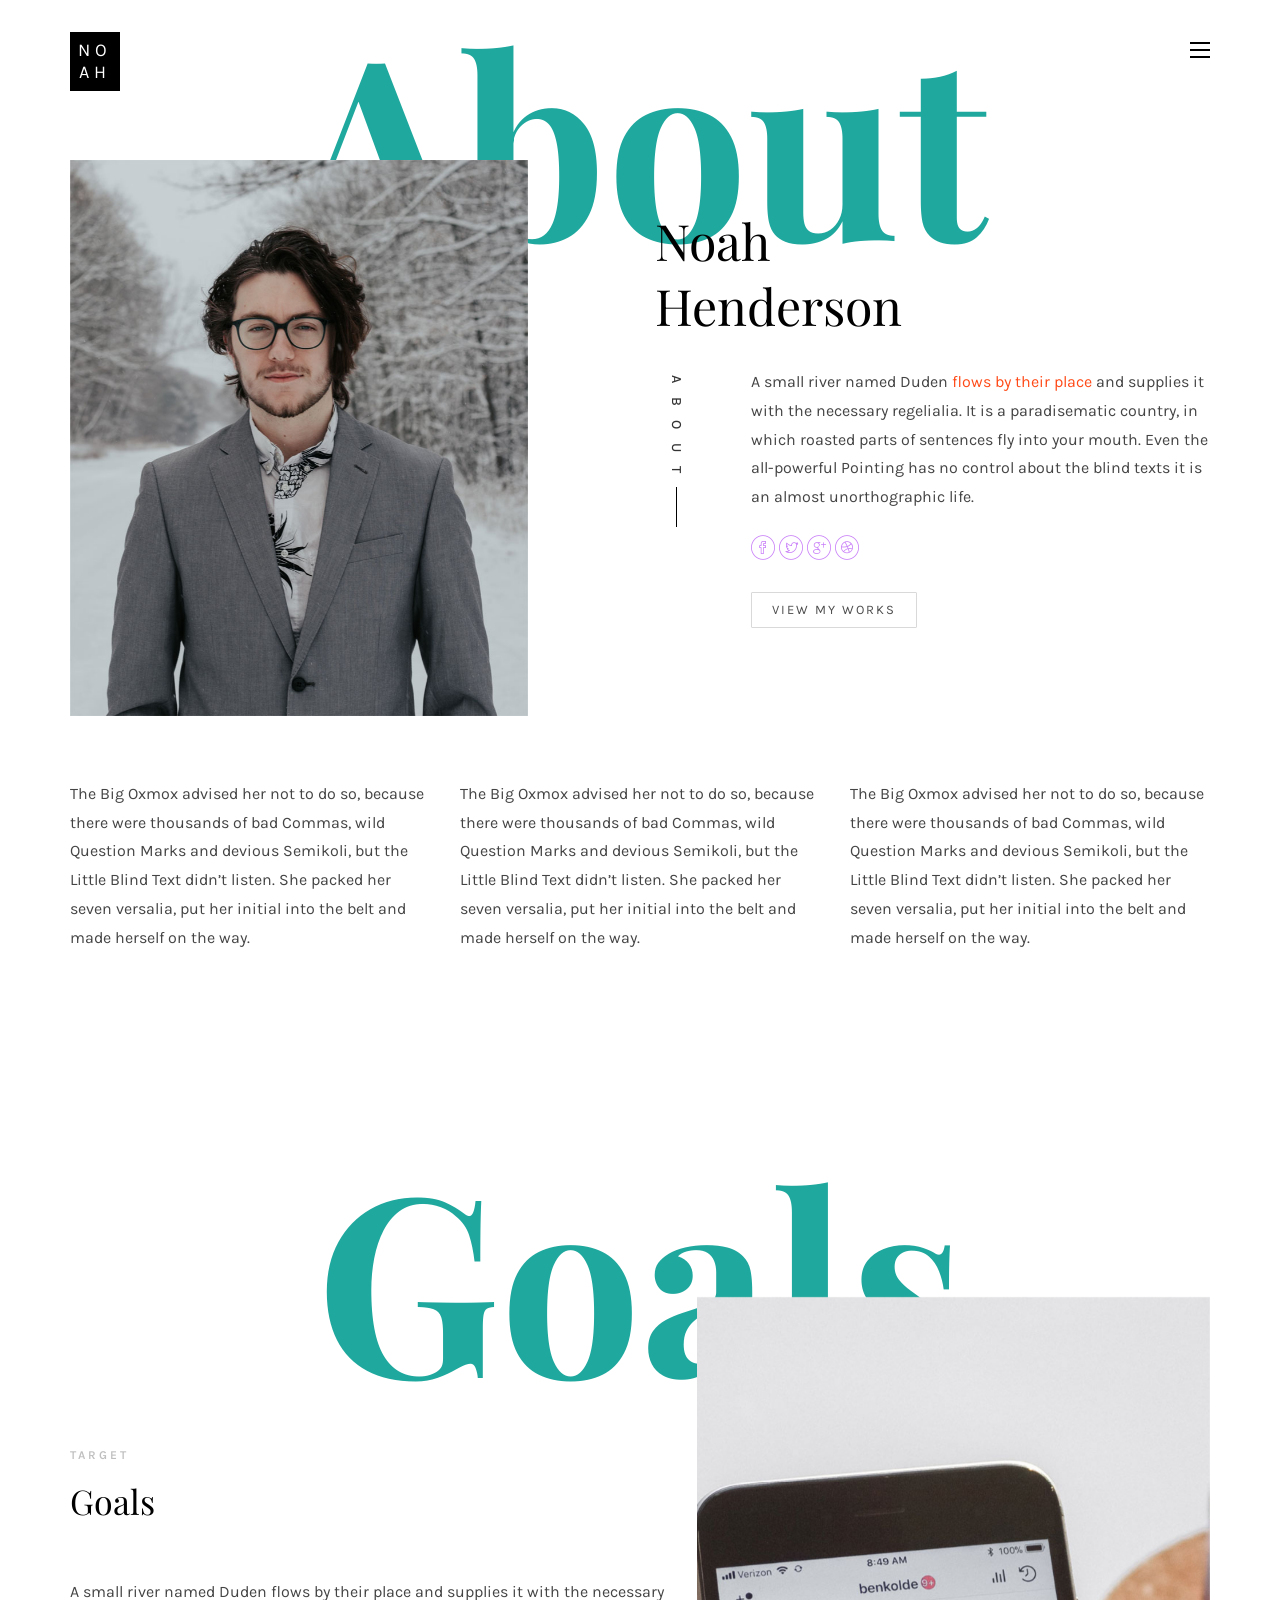
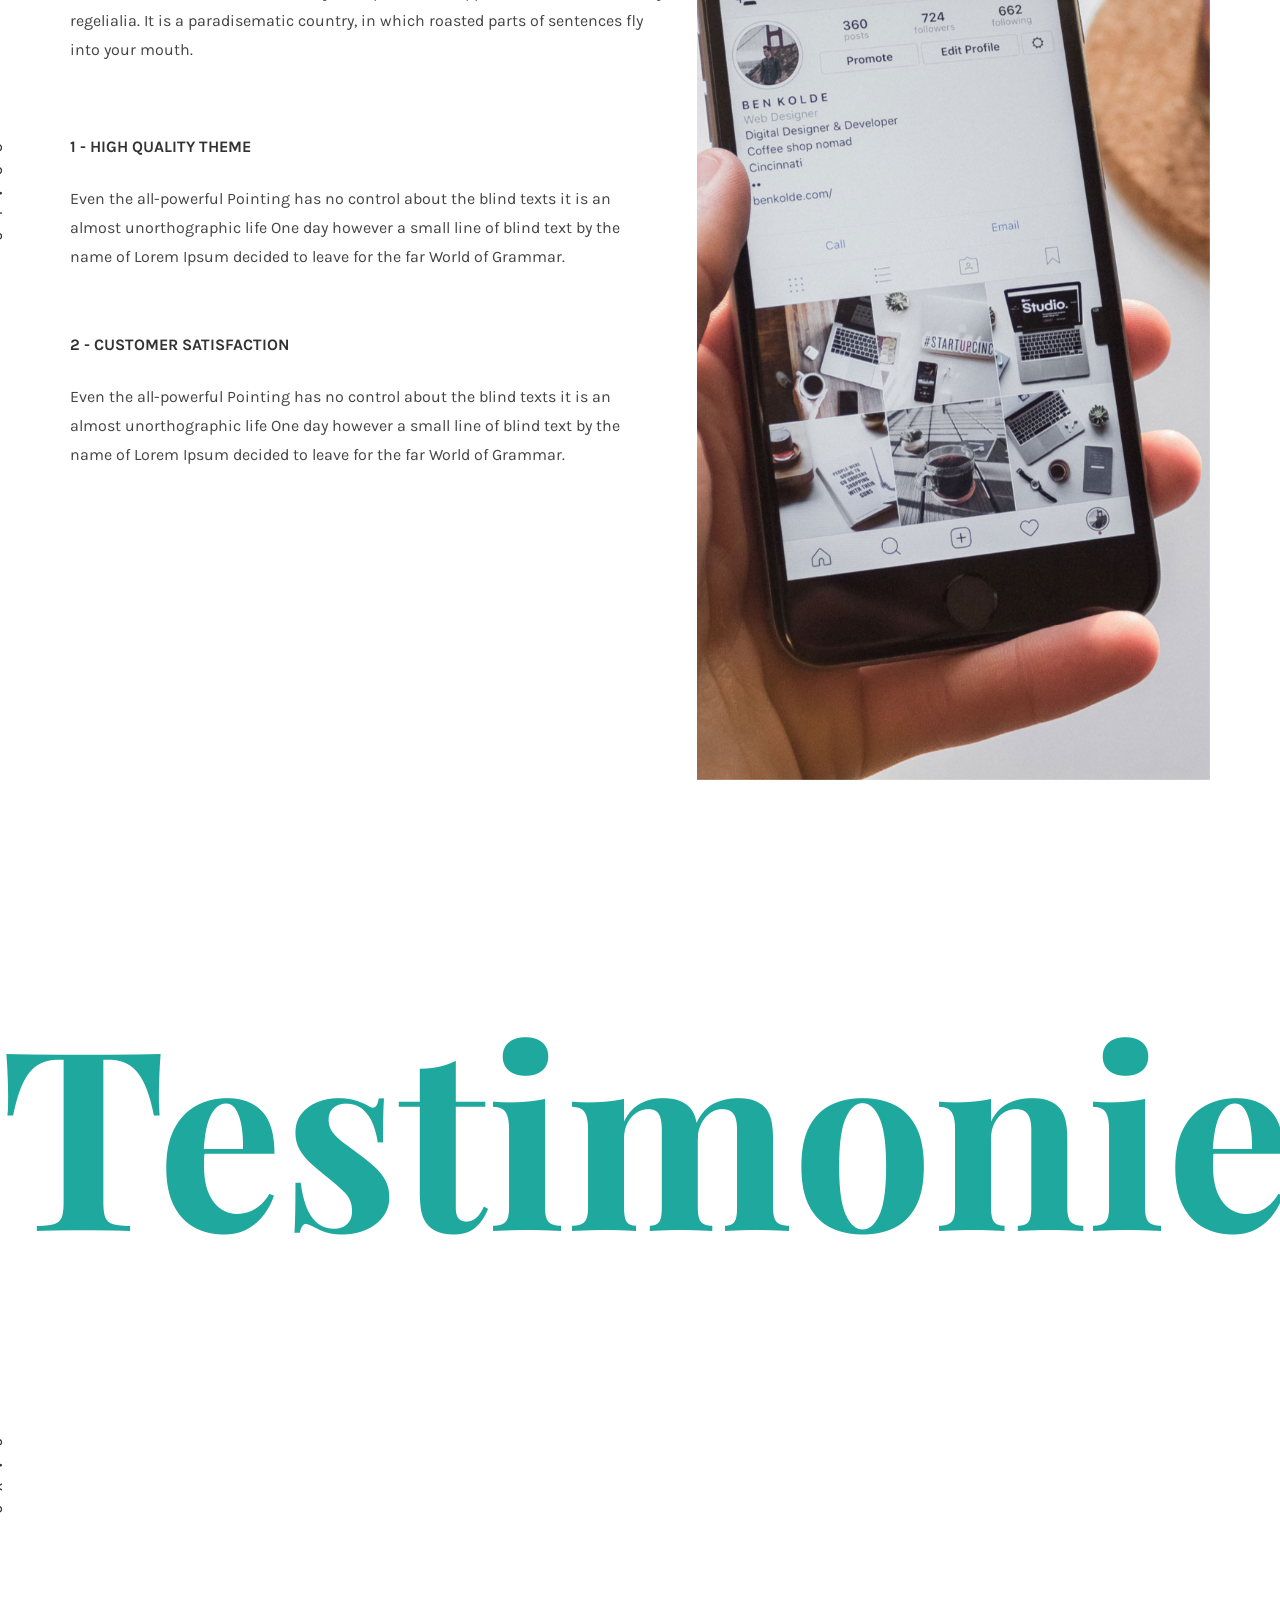
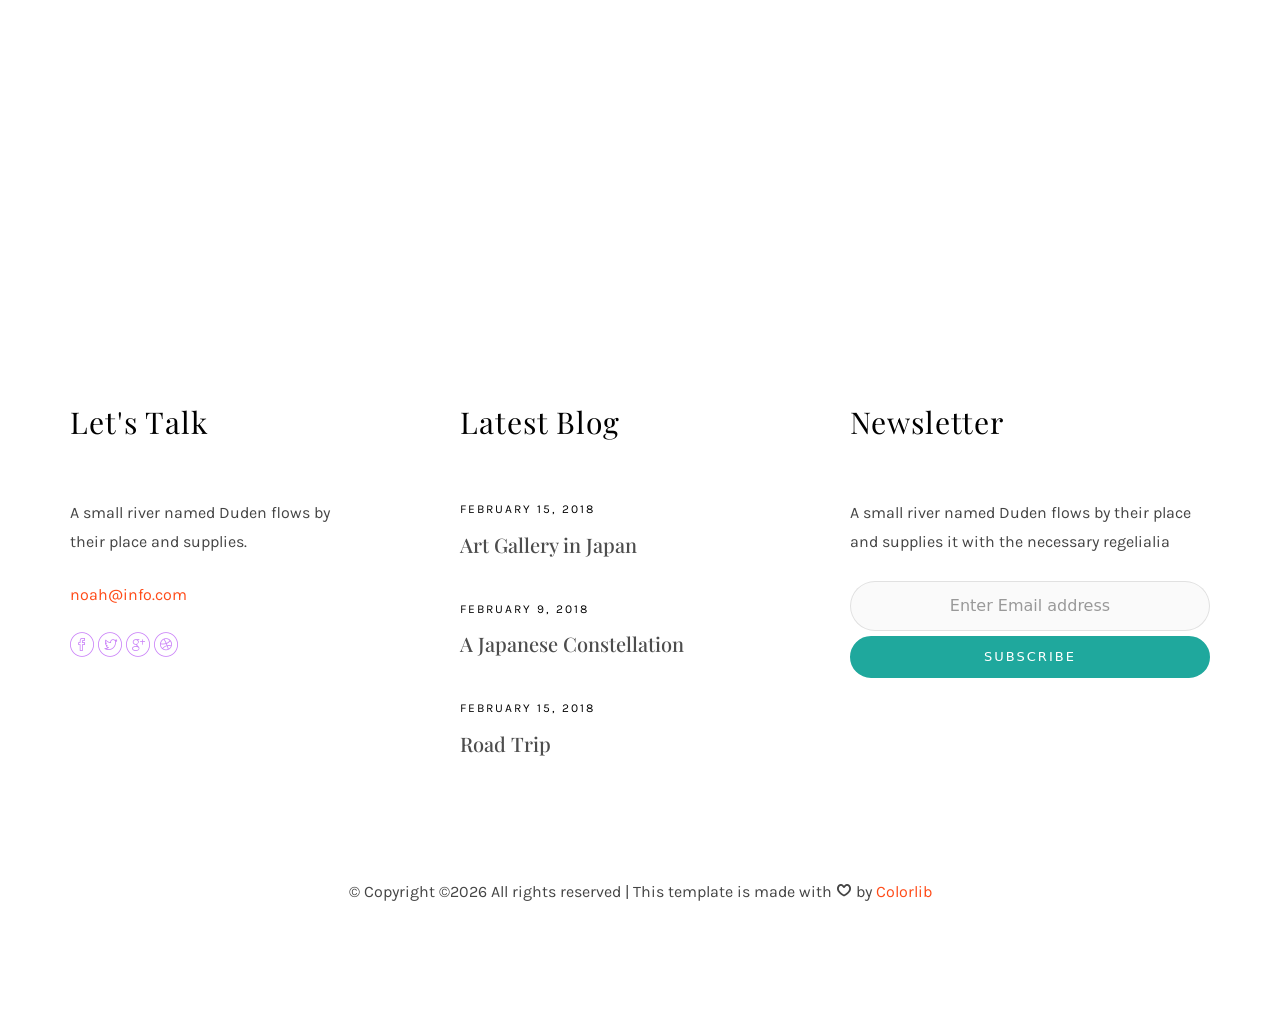
<file: Bytebooster-uk/about.html>
<!DOCTYPE HTML>
<html>
	<head>
	<meta charset="utf-8">
	<meta http-equiv="X-UA-Compatible" content="IE=edge">
	<title>Noah Template</title>
	<meta name="viewport" content="width=device-width, initial-scale=1">
	<meta name="description" content="" />
	<meta name="keywords" content="" />
	<meta name="author" content="" />

  <!-- Facebook and Twitter integration -->
	<meta property="og:title" content=""/>
	<meta property="og:image" content=""/>
	<meta property="og:url" content=""/>
	<meta property="og:site_name" content=""/>
	<meta property="og:description" content=""/>
	<meta name="twitter:title" content="" />
	<meta name="twitter:image" content="" />
	<meta name="twitter:url" content="" />
	<meta name="twitter:card" content="" />

	<!-- Place favicon.ico and apple-touch-icon.png in the root directory -->
	<link rel="shortcut icon" href="favicon.ico">

	<link href="https://fonts.googleapis.com/css?family=Karla:400,700" rel="stylesheet">
	<link href="https://fonts.googleapis.com/css?family=Playfair+Display:400,400i,700" rel="stylesheet">
	
	<!-- Animate.css -->
	<link rel="stylesheet" href="css/animate.css">
	<!-- Icomoon Icon Fonts-->
	<link rel="stylesheet" href="css/icomoon.css">
	<!-- Bootstrap  -->
	<link rel="stylesheet" href="css/bootstrap.css">
	<!-- Owl Carousel -->
	<link rel="stylesheet" href="css/owl.carousel.min.css">
	<link rel="stylesheet" href="css/owl.theme.default.min.css">
	<!-- Magnific Popup -->
	<link rel="stylesheet" href="css/magnific-popup.css">

	<link rel="stylesheet" href="css/style.css">


	<!-- Modernizr JS -->
	<script src="js/modernizr-2.6.2.min.js"></script>
	<!-- FOR IE9 below -->
	<!--[if lt IE 9]>
	<script src="js/respond.min.js"></script>
	<![endif]-->

	</head>
	<body>

	<nav id="colorlib-main-nav" role="navigation">
		<a href="#" class="js-colorlib-nav-toggle colorlib-nav-toggle active"><i></i></a>
		<div class="js-fullheight colorlib-table">
			<div class="colorlib-table-cell js-fullheight">
				<div class="row">
					<div class="col-md-12">
						<div class="form-group">
							<input type="text" class="form-control" id="search" placeholder="Enter any key to search...">
							<button type="submit" class="btn btn-primary"><i class="icon-search3"></i></button>
						</div>
					</div>
				</div>
				<div class="row">
					<div class="col-md-12">
						<ul>
							<li><a href="index.html">Home</a></li>
							<li><a href="services.html">Services</a></li>
							<li><a href="work.html">Work</a></li>
							<li><a href="blog.html">Blog</a></li>
							<li class="active"><a href="about.html">About</a></li>
							<li><a href="contact.html">Contact</a></li>
						</ul>
					</div>
				</div>
				<div class="row">
					<div class="col-md-12">
						<h2 class="head-title">Works</h2>
						<a href="images/work-1.jpg" class="gallery image-popup-link text-center" style="background-image: url(images/work-1.jpg);">
							<span><i class="icon-search3"></i></span>
						</a>
						<a href="images/work-2.jpg" class="gallery image-popup-link text-center" style="background-image: url(images/work-2.jpg);">
							<span><i class="icon-search3"></i></span>
						</a>
						<a href="images/work-3.jpg" class="gallery image-popup-link text-center" style="background-image: url(images/work-3.jpg);">
							<span><i class="icon-search3"></i></span>
						</a>
						<a href="images/work-4.jpg" class="gallery image-popup-link text-center" style="background-image: url(images/work-4.jpg);">
							<span><i class="icon-search3"></i></span>
						</a>
					</div>
				</div>
			</div>
		</div>
	</nav>
	
	<div id="colorlib-page">
		<header>
			<div class="container">
				<div class="row">
					<div class="col-md-12">
						<div class="colorlib-navbar-brand">
							<a class="colorlib-logo" href="index.html"><span>No</span><span>ah</span></a>
						</div>
						<a href="#" class="js-colorlib-nav-toggle colorlib-nav-toggle"><i></i></a>
					</div>
				</div>
			</div>
		</header>
		<div id="colorlib-about">
			<div class="container">
				<div class="row text-center">
					<h2 class="bold">About</h2>
				</div>
				<div class="row row-padded-bottom">
					<div class="col-md-5 animate-box">
						<img class="img-responsive about-img" src="images/about.jpg" alt="html5 bootstrap template by colorlib.com">
					</div>
					<div class="col-md-6 col-md-push-1 animate-box">
						<div class="about-desc">
							<h2><span>Noah</span><span>Henderson</span></h2>
							<div class="desc">
								<div class="rotate">
									<h2 class="heading">About</h2>
								</div>
								<p>A small river named Duden <a href="#">flows by their place</a> and supplies it with the necessary regelialia. It is a paradisematic country, in which roasted parts of sentences fly into your mouth. Even the all-powerful Pointing has no control about the blind texts it is an almost unorthographic life.</p>
								<p class="colorlib-social-icons">
									<a href="#"><i class="icon-facebook4"></i></a>
									<a href="#"><i class="icon-twitter3"></i></a>
									<a href="#"><i class="icon-googleplus"></i></a>
									<a href="#"><i class="icon-dribbble2"></i></a>
								</p>
								<p><a href="work.html" class="btn btn-primary btn-outline">View My Works</a></p>
							</div>
						</div>
					</div>
				</div>
				<div class="row">
					<div class="col-md-4 animate-box">
						<p>The Big Oxmox advised her not to do so, because there were thousands of bad Commas, wild Question Marks and devious Semikoli, but the Little Blind Text didn’t listen. She packed her seven versalia, put her initial into the belt and made herself on the way.</p>
					</div>
					<div class="col-md-4 animate-box">
						<p>The Big Oxmox advised her not to do so, because there were thousands of bad Commas, wild Question Marks and devious Semikoli, but the Little Blind Text didn’t listen. She packed her seven versalia, put her initial into the belt and made herself on the way.</p>
					</div>
					<div class="col-md-4 animate-box">
						<p>The Big Oxmox advised her not to do so, because there were thousands of bad Commas, wild Question Marks and devious Semikoli, but the Little Blind Text didn’t listen. She packed her seven versalia, put her initial into the belt and made herself on the way.</p>
					</div>
				</div>
			</div>
		</div>
		<div id="colorlib-services">
			<div class="container">
				<div class="row text-center">
					<h2 class="bold">Goals</h2>
				</div>
				<div class="row">
					<div class="col-md-12">
						<div class="services-flex">
							<div class="one-third">
								<div class="row">
									<div class="col-md-12 col-md-offset-0 animate-box intro-heading">
										<span>Target</span>
										<h2>Goals</h2>
										<p>A small river named Duden flows by their place and supplies it with the necessary regelialia. It is a paradisematic country, in which roasted parts of sentences fly into your mouth.</p>
									</div>
								</div>
								<div class="row">
									<div class="col-md-12">
										<div class="rotate">
											<h2 class="heading">Goals</h2>
										</div>
									</div>
									<div class="col-md-12">
										<div class="services animate-box">
											<h3>1 - High Quality Theme</h3>
											<p>Even the all-powerful Pointing has no control about the blind texts it is an almost unorthographic life One day however a small line of blind text by the name of Lorem Ipsum decided to leave for the far World of Grammar.</p>
										</div>
										<div class="services animate-box">
											<h3>2 - Customer Satisfaction</h3>
											<p>Even the all-powerful Pointing has no control about the blind texts it is an almost unorthographic life One day however a small line of blind text by the name of Lorem Ipsum decided to leave for the far World of Grammar.</p>
										</div>
										<div class="services animate-box">
											<h3>3 - Well Mentained Sites</h3>
											<p>Even the all-powerful Pointing has no control about the blind texts it is an almost unorthographic life One day however a small line of blind text by the name of Lorem Ipsum decided to leave for the far World of Grammar.</p>
										</div>
									</div>
								</div>
							</div>
							<div class="one-forth services-img" style="background-image: url(images/services-img-1.jpg);">
							</div>
						</div>
					</div>
				</div>
			</div>
		</div>

		<div id="colorlib-testimony">
			<div class="container">
				<div class="row text-center">
					<h2 class="bold">Testimonies</h2>
				</div>
				<div class="row">
					<div class="col-md-12 col-md-offset-0 text-center animate-box intro-heading">
						<span>Testimonies</span>
						<h2>Clients Says</h2>
					</div>
				</div>
				<div class="row">
					<div class="col-md-12">
						<div class="rotate">
							<h2 class="heading">Says</h2>
						</div>
					</div>
				</div>
				<div class="row animate-box">
					<div class="owl-carousel">
						<div class="item">
							<div class="col-md-12 text-center">
								<div class="testimony">
									<blockquote>
										<p>"A small river named Duden flows by their place and supplies it with the necessary regelialia.</p>
										<span>" &mdash; George Brooks</span>
									</blockquote>
								</div>
							</div>
						</div>
						<div class="item">
							<div class="col-md-12 text-center">
								<div class="testimony">
									<blockquote>
										<p>"Even the all-powerful Pointing has no control about the blind texts it is an almost unorthographic life One day however a small line of blind text by the name of Lorem Ipsum decided to leave for the far World of Grammar.</p>
										<span>" &mdash; Daniel Foster</span>
									</blockquote>
								</div>
							</div>
						</div>
						<div class="item">
							<div class="col-md-12 text-center">
								<div class="testimony">
									<blockquote>
										<p>"When she reached the first hills of the Italic Mountains, she had a last view back on the skyline of her hometown Bookmarksgrove</p>
										<span>" &mdash; Liam Jenkins</span>
									</blockquote>
								</div>
							</div>
						</div>
					</div>
				</div>
			</div>
		</div>

		<footer>
			<div id="footer">
				<div class="container">
					<div class="row">
						<div class="col-md-4 col-pb-sm">
							<div class="row">
								<div class="col-md-10">
									<h2>Let's Talk</h2>
									<p>A small river named Duden flows by their place and supplies.</p>
									<p><a href="#">noah@info.com</a></p>
									<p class="colorlib-social-icons">
										<a href="#"><i class="icon-facebook4"></i></a>
										<a href="#"><i class="icon-twitter3"></i></a>
										<a href="#"><i class="icon-googleplus"></i></a>
										<a href="#"><i class="icon-dribbble2"></i></a>
									</p>
								</div>
							</div>
						</div>
						<div class="col-md-4 col-pb-sm">
							<h2>Latest Blog</h2>
							<div class="f-entry">
								<a href="#" class="featured-img" style="background-image: url(images/img-1.jpg);"></a>
								<div class="desc">
									<span>February 15, 2018</span>
									<h3><a href="#">Art Gallery in Japan</a></h3>
								</div>
							</div>
							<div class="f-entry">
								<a href="#" class="featured-img" style="background-image: url(images/img-2.jpg);"></a>
								<div class="desc">
									<span>February 9, 2018</span>
									<h3><a href="#">A Japanese Constellation</a></h3>
								</div>
							</div>
							<div class="f-entry">
								<a href="#" class="featured-img" style="background-image: url(images/img-3.jpg);"></a>
								<div class="desc">
									<span>February 15, 2018</span>
									<h3><a href="#">Road Trip</a></h3>
								</div>
							</div>
						</div>
						<div class="col-md-4 col-pb-sm">
							<h2>Newsletter</h2>
							<p>A small river named Duden flows by their place and supplies it with the necessary regelialia</p>
							<div class="subscribe text-center">
								<div class="form-group">
									<input type="text" class="form-control text-center" placeholder="Enter Email address">
									<input type="submit" value="Subscribe" class="btn btn-primary btn-custom">
								</div>
							</div>
						</div>
					</div>
					<div class="row">
						<div class="col-md-12 text-center">
							<p>
								&copy; <!-- Link back to Colorlib can't be removed. Template is licensed under CC BY 3.0. -->
Copyright &copy;<script>document.write(new Date().getFullYear());</script> All rights reserved | This template is made with <i class="icon-heart4" aria-hidden="true"></i> by <a href="https://colorlib.com" target="_blank">Colorlib</a>
<!-- Link back to Colorlib can't be removed. Template is licensed under CC BY 3.0. -->
							</p>
						</div>
					</div>
				</div>
			</div>
		</footer>
	
	</div>

	<!-- jQuery -->
	<script src="js/jquery.min.js"></script>
	<!-- jQuery Easing -->
	<script src="js/jquery.easing.1.3.js"></script>
	<!-- Bootstrap -->
	<script src="js/bootstrap.min.js"></script>
	<!-- Waypoints -->
	<script src="js/jquery.waypoints.min.js"></script>
	<!-- Owl Carousel -->
	<script src="js/owl.carousel.min.js"></script>
	<!-- Magnific Popup -->
	<script src="js/jquery.magnific-popup.min.js"></script>
	<script src="js/magnific-popup-options.js"></script>

	<!-- Main JS (Do not remove) -->
	<script src="js/main.js"></script>

	</body>
</html>
</file>
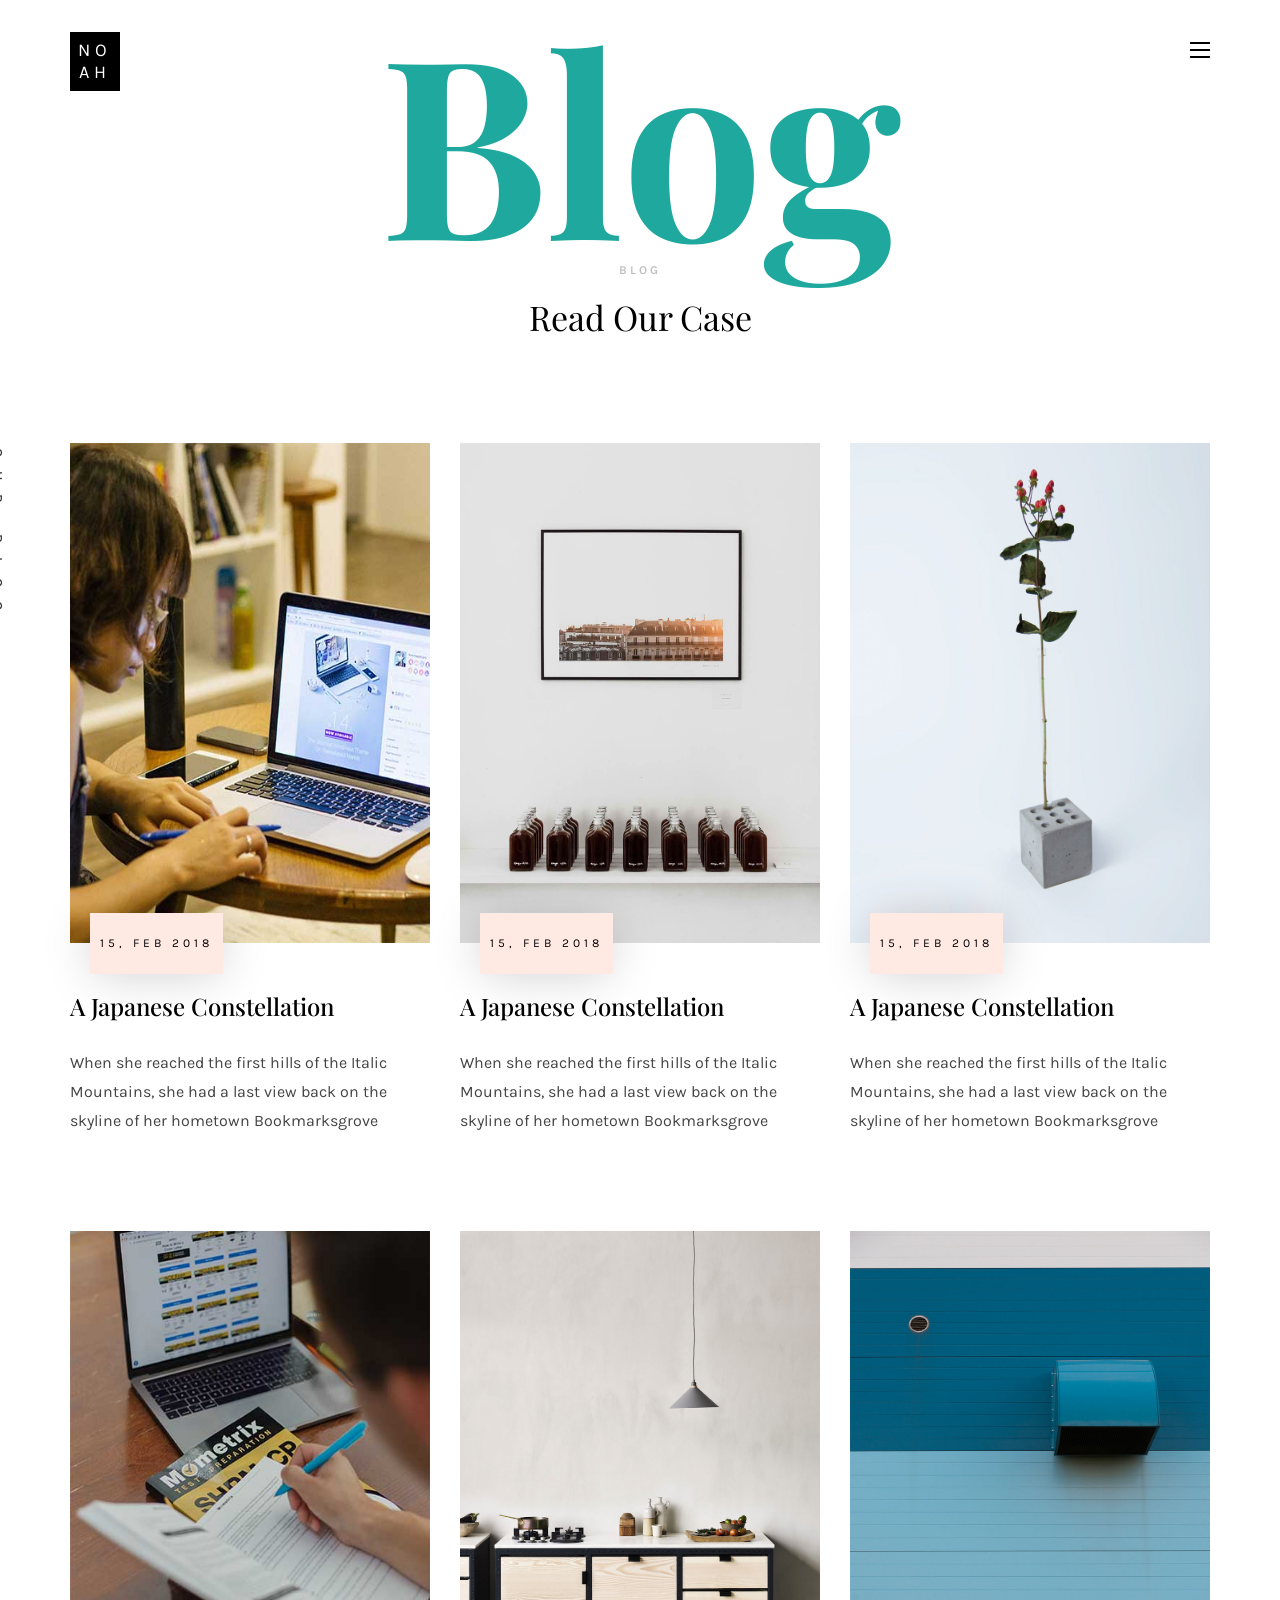
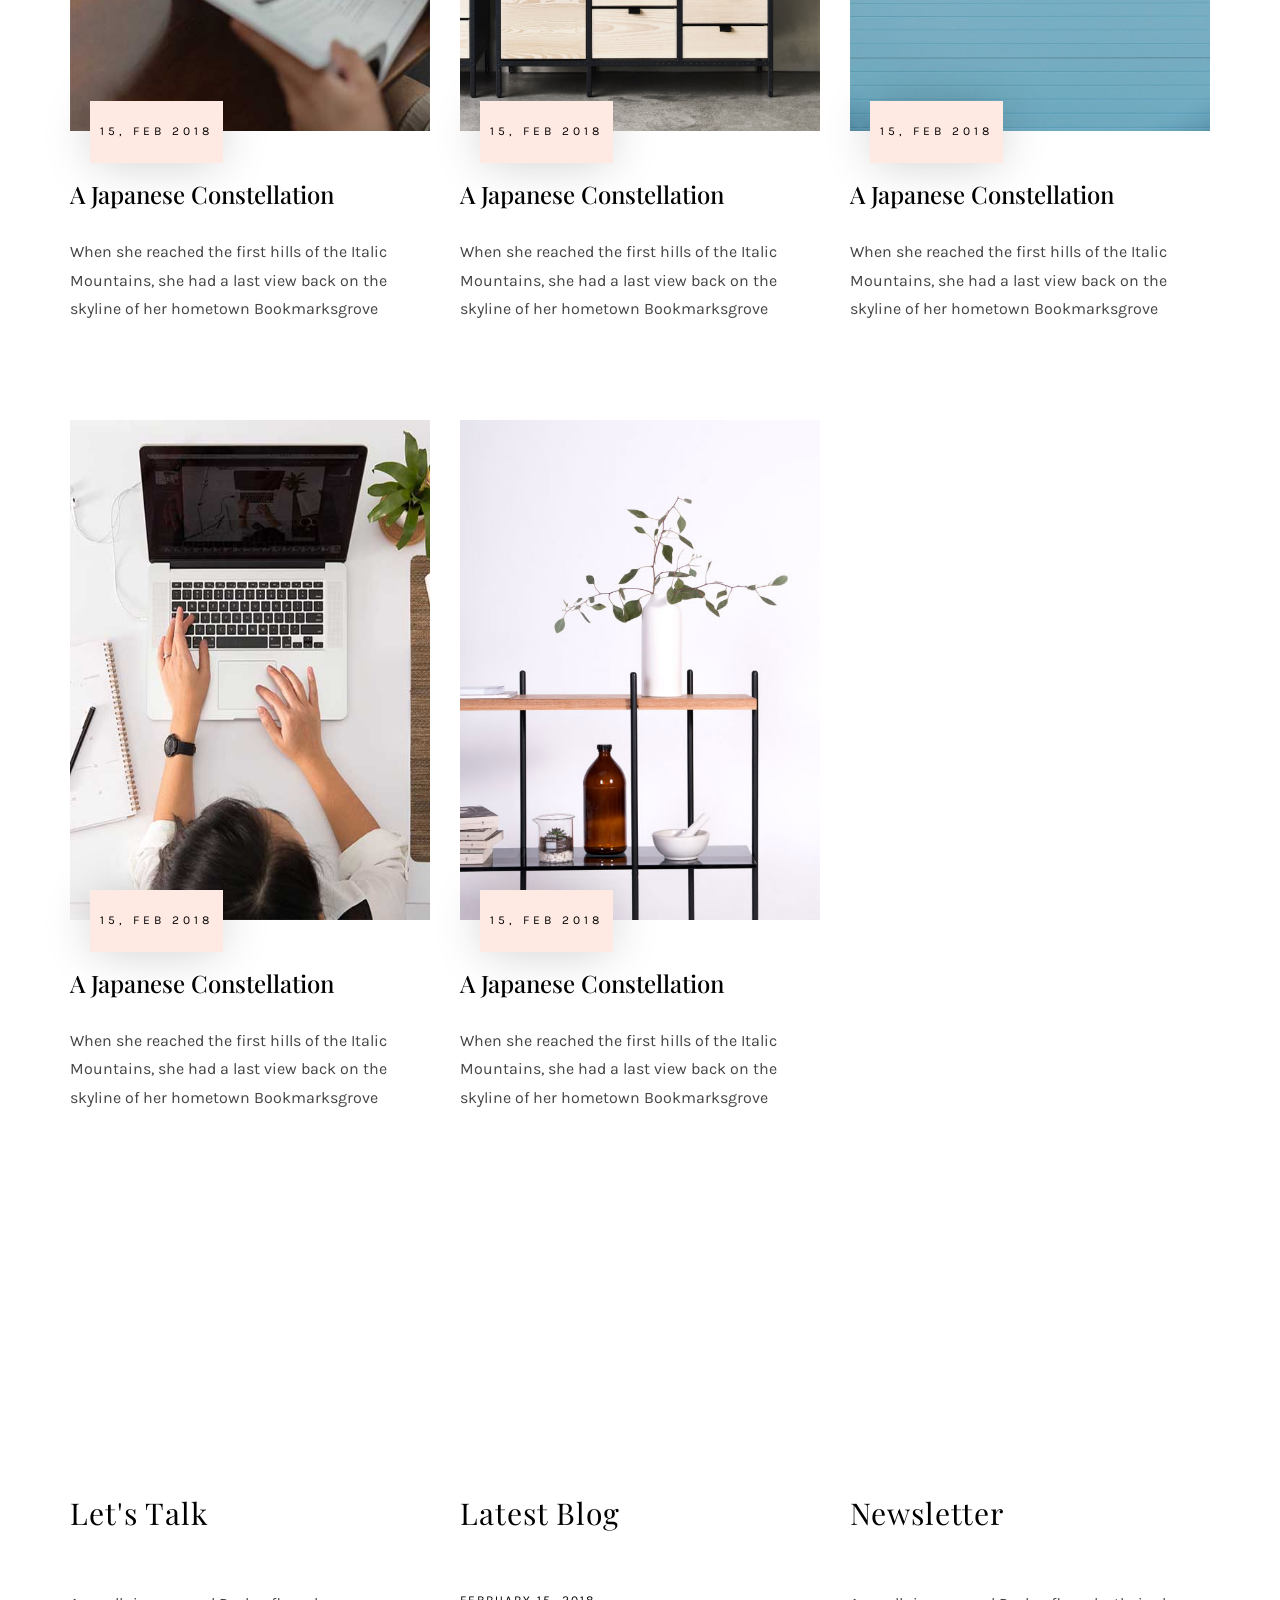
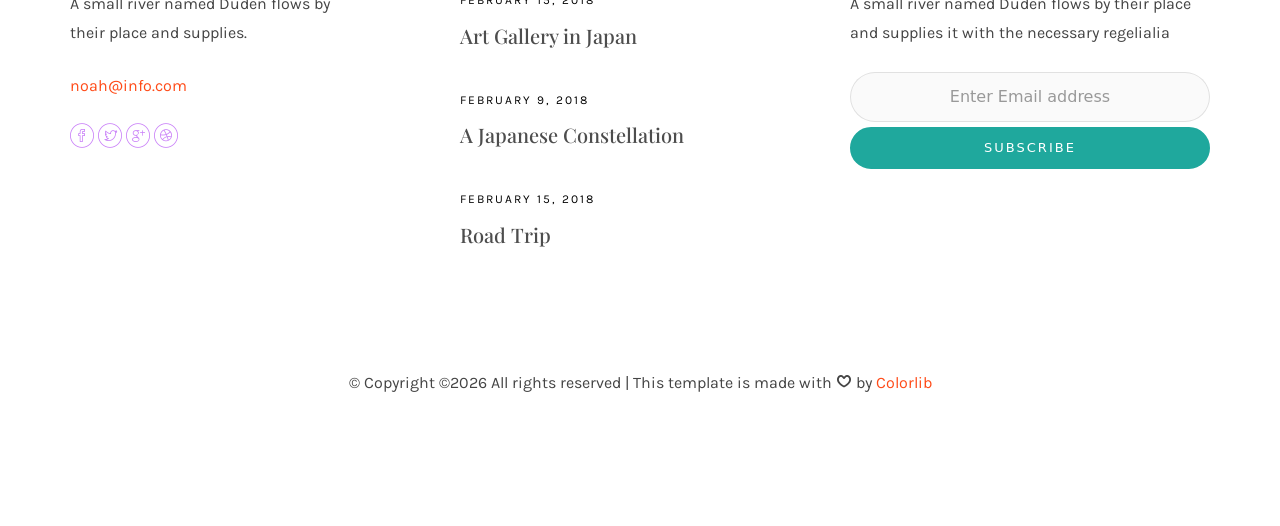
<file: Bytebooster-uk/blog.html>
<!DOCTYPE HTML>
<html>
	<head>
	<meta charset="utf-8">
	<meta http-equiv="X-UA-Compatible" content="IE=edge">
	<title>Noah Template</title>
	<meta name="viewport" content="width=device-width, initial-scale=1">
	<meta name="description" content="" />
	<meta name="keywords" content="" />
	<meta name="author" content="" />

  <!-- Facebook and Twitter integration -->
	<meta property="og:title" content=""/>
	<meta property="og:image" content=""/>
	<meta property="og:url" content=""/>
	<meta property="og:site_name" content=""/>
	<meta property="og:description" content=""/>
	<meta name="twitter:title" content="" />
	<meta name="twitter:image" content="" />
	<meta name="twitter:url" content="" />
	<meta name="twitter:card" content="" />

	<!-- Place favicon.ico and apple-touch-icon.png in the root directory -->
	<link rel="shortcut icon" href="favicon.ico">

	<link href="https://fonts.googleapis.com/css?family=Karla:400,700" rel="stylesheet">
	<link href="https://fonts.googleapis.com/css?family=Playfair+Display:400,400i,700" rel="stylesheet">
	
	<!-- Animate.css -->
	<link rel="stylesheet" href="css/animate.css">
	<!-- Icomoon Icon Fonts-->
	<link rel="stylesheet" href="css/icomoon.css">
	<!-- Bootstrap  -->
	<link rel="stylesheet" href="css/bootstrap.css">
	<!-- Owl Carousel -->
	<link rel="stylesheet" href="css/owl.carousel.min.css">
	<link rel="stylesheet" href="css/owl.theme.default.min.css">
	<!-- Magnific Popup -->
	<link rel="stylesheet" href="css/magnific-popup.css">

	<link rel="stylesheet" href="css/style.css">


	<!-- Modernizr JS -->
	<script src="js/modernizr-2.6.2.min.js"></script>
	<!-- FOR IE9 below -->
	<!--[if lt IE 9]>
	<script src="js/respond.min.js"></script>
	<![endif]-->

	</head>
	<body>

	<nav id="colorlib-main-nav" role="navigation">
		<a href="#" class="js-colorlib-nav-toggle colorlib-nav-toggle active"><i></i></a>
		<div class="js-fullheight colorlib-table">
			<div class="colorlib-table-cell js-fullheight">
				<div class="row">
					<div class="col-md-12">
						<div class="form-group">
							<input type="text" class="form-control" id="search" placeholder="Enter any key to search...">
							<button type="submit" class="btn btn-primary"><i class="icon-search3"></i></button>
						</div>
					</div>
				</div>
				<div class="row">
					<div class="col-md-12">
						<ul>
							<li><a href="index.html">Home</a></li>
							<li><a href="services.html">Services</a></li>
							<li><a href="work.html">Work</a></li>
							<li class="active"><a href="blog.html">Blog</a></li>
							<li><a href="about.html">About</a></li>
							<li><a href="contact.html">Contact</a></li>
						</ul>
					</div>
				</div>
				<div class="row">
					<div class="col-md-12">
						<h2 class="head-title">Works</h2>
						<a href="images/work-1.jpg" class="gallery image-popup-link text-center" style="background-image: url(images/work-1.jpg);">
							<span><i class="icon-search3"></i></span>
						</a>
						<a href="images/work-2.jpg" class="gallery image-popup-link text-center" style="background-image: url(images/work-2.jpg);">
							<span><i class="icon-search3"></i></span>
						</a>
						<a href="images/work-3.jpg" class="gallery image-popup-link text-center" style="background-image: url(images/work-3.jpg);">
							<span><i class="icon-search3"></i></span>
						</a>
						<a href="images/work-4.jpg" class="gallery image-popup-link text-center" style="background-image: url(images/work-4.jpg);">
							<span><i class="icon-search3"></i></span>
						</a>
					</div>
				</div>
			</div>
		</div>
	</nav>
	
	<div id="colorlib-page">
		<header>
			<div class="container">
				<div class="row">
					<div class="col-md-12">
						<div class="colorlib-navbar-brand">
							<a class="colorlib-logo" href="index.html"><span>No</span><span>ah</span></a>
						</div>
						<a href="#" class="js-colorlib-nav-toggle colorlib-nav-toggle"><i></i></a>
					</div>
				</div>
			</div>
		</header>
		
		<div id="colorlib-blog">
			<div class="container">
				<div class="row text-center">
					<h2 class="bold">Blog</h2>
				</div>
				<div class="row">
					<div class="col-md-12 col-md-offset-0 text-center animate-box intro-heading">
						<span>Blog</span>
						<h2>Read Our Case</h2>
					</div>
				</div>
				<div class="row">
					<div class="col-md-12">
						<div class="rotate">
							<h2 class="heading">Our Blog</h2>
						</div>
					</div>
				</div>
				<div class="row">
					<div class="col-md-4">
						<div class="article animate-box">
							<a href="blog.html" class="blog-img">
								<img class="img-responsive" src="images/courses-1.jpg" alt="html5 bootstrap by colorlib.com">
								<div class="overlay"></div>
								<div class="link">
									<span class="read">Read more</h2>
								</div>
							</a>
							<div class="desc">
								<span class="meta">15, Feb 2018</span>
								<h2><a href="blog.html">A Japanese Constellation</a></h2>
								<p>When she reached the first hills of the Italic Mountains, she had a last view back on the skyline of her hometown Bookmarksgrove</p>
							</div>
						</div>

						<div class="article animate-box">
							<a href="blog.html" class="blog-img">
								<img class="img-responsive" src="images/courses-2.jpg" alt="html5 bootstrap by colorlib.com">
								<div class="overlay"></div>
								<div class="link">
									<span class="read">Read more</h2>
								</div>
							</a>
							<div class="desc">
								<span class="meta">15, Feb 2018</span>
								<h2><a href="blog.html">A Japanese Constellation</a></h2>
								<p>When she reached the first hills of the Italic Mountains, she had a last view back on the skyline of her hometown Bookmarksgrove</p>
							</div>
						</div>

						<div class="article animate-box">
							<a href="blog.html" class="blog-img">
								<img class="img-responsive" src="images/courses-4.jpg" alt="html5 bootstrap by colorlib.com">
								<div class="overlay"></div>
								<div class="link">
									<span class="read">Read more</h2>
								</div>
							</a>
							<div class="desc">
								<span class="meta">15, Feb 2018</span>
								<h2><a href="blog.html">A Japanese Constellation</a></h2>
								<p>When she reached the first hills of the Italic Mountains, she had a last view back on the skyline of her hometown Bookmarksgrove</p>
							</div>
						</div>
					</div>


					<div class="col-md-4">
						<div class="article animate-box">
							<a href="blog.html" class="blog-img">
								<img class="img-responsive" src="images/img-2.jpg" alt="html5 bootstrap by colorlib.com">
								<div class="overlay"></div>
								<div class="link">
									<span class="read">Read more</h2>
								</div>
							</a>
							<div class="desc">
								<span class="meta">15, Feb 2018</span>
								<h2><a href="blog.html">A Japanese Constellation</a></h2>
								<p>When she reached the first hills of the Italic Mountains, she had a last view back on the skyline of her hometown Bookmarksgrove</p>
							</div>
						</div>
						
						<div class="article animate-box">
							<a href="blog.html" class="blog-img">
								<img class="img-responsive" src="images/img-5.jpg" alt="html5 bootstrap by colorlib.com">
								<div class="overlay"></div>
								<div class="link">
									<span class="read">Read more</h2>
								</div>
							</a>
							<div class="desc">
								<span class="meta">15, Feb 2018</span>
								<h2><a href="blog.html">A Japanese Constellation</a></h2>
								<p>When she reached the first hills of the Italic Mountains, she had a last view back on the skyline of her hometown Bookmarksgrove</p>
							</div>
						</div>

						<div class="article animate-box">
							<a href="blog.html" class="blog-img">
								<img class="img-responsive" src="images/img-8.jpg" alt="html5 bootstrap by colorlib.com">
								<div class="overlay"></div>
								<div class="link">
									<span class="read">Read more</h2>
								</div>
							</a>
							<div class="desc">
								<span class="meta">15, Feb 2018</span>
								<h2><a href="blog.html">A Japanese Constellation</a></h2>
								<p>When she reached the first hills of the Italic Mountains, she had a last view back on the skyline of her hometown Bookmarksgrove</p>
							</div>
						</div>
					</div>


					<div class="col-md-4">
						<div class="article animate-box">
							<a href="blog.html" class="blog-img">
								<img class="img-responsive" src="images/img-3.jpg" alt="html5 bootstrap by colorlib.com">
								<div class="overlay"></div>
								<div class="link">
									<span class="read">Read more</h2>
								</div>
							</a>
							<div class="desc">
								<span class="meta">15, Feb 2018</span>
								<h2><a href="blog.html">A Japanese Constellation</a></h2>
								<p>When she reached the first hills of the Italic Mountains, she had a last view back on the skyline of her hometown Bookmarksgrove</p>
							</div>
						</div>

						<div class="article animate-box">
							<a href="blog.html" class="blog-img">
								<img class="img-responsive" src="images/img-6.jpg" alt="html5 bootstrap by colorlib.com">
								<div class="overlay"></div>
								<div class="link">
									<span class="read">Read more</h2>
								</div>
							</a>
							<div class="desc">
								<span class="meta">15, Feb 2018</span>
								<h2><a href="blog.html">A Japanese Constellation</a></h2>
								<p>When she reached the first hills of the Italic Mountains, she had a last view back on the skyline of her hometown Bookmarksgrove</p>
							</div>
						</div>

						<div class="article animate-box">
							<a href="blog.html" class="blog-img">
								<img class="img-responsive" src="images/img-9.jpg" alt="html5 bootstrap by colorlib.com">
								<div class="overlay"></div>
								<div class="link">
									<span class="read">Read more</h2>
								</div>
							</a>
							<div class="desc">
								<span class="meta">15, Feb 2018</span>
								<h2><a href="blog.html">A Japanese Constellation</a></h2>
								<p>When she reached the first hills of the Italic Mountains, she had a last view back on the skyline of her hometown Bookmarksgrove</p>
							</div>
						</div>
					</div>
				</div>
			</div>
		</div>


		<footer>
			<div id="footer">
				<div class="container">
					<div class="row">
						<div class="col-md-4 col-pb-sm">
							<div class="row">
								<div class="col-md-10">
									<h2>Let's Talk</h2>
									<p>A small river named Duden flows by their place and supplies.</p>
									<p><a href="#">noah@info.com</a></p>
									<p class="colorlib-social-icons">
										<a href="#"><i class="icon-facebook4"></i></a>
										<a href="#"><i class="icon-twitter3"></i></a>
										<a href="#"><i class="icon-googleplus"></i></a>
										<a href="#"><i class="icon-dribbble2"></i></a>
									</p>
								</div>
							</div>
						</div>
						<div class="col-md-4 col-pb-sm">
							<h2>Latest Blog</h2>
							<div class="f-entry">
								<a href="#" class="featured-img" style="background-image: url(images/img-1.jpg);"></a>
								<div class="desc">
									<span>February 15, 2018</span>
									<h3><a href="#">Art Gallery in Japan</a></h3>
								</div>
							</div>
							<div class="f-entry">
								<a href="#" class="featured-img" style="background-image: url(images/img-2.jpg);"></a>
								<div class="desc">
									<span>February 9, 2018</span>
									<h3><a href="#">A Japanese Constellation</a></h3>
								</div>
							</div>
							<div class="f-entry">
								<a href="#" class="featured-img" style="background-image: url(images/img-3.jpg);"></a>
								<div class="desc">
									<span>February 15, 2018</span>
									<h3><a href="#">Road Trip</a></h3>
								</div>
							</div>
						</div>
						<div class="col-md-4 col-pb-sm">
							<h2>Newsletter</h2>
							<p>A small river named Duden flows by their place and supplies it with the necessary regelialia</p>
							<div class="subscribe text-center">
								<div class="form-group">
									<input type="text" class="form-control text-center" placeholder="Enter Email address">
									<input type="submit" value="Subscribe" class="btn btn-primary btn-custom">
								</div>
							</div>
						</div>
					</div>
					<div class="row">
						<div class="col-md-12 text-center">
							<p>
								&copy; <!-- Link back to Colorlib can't be removed. Template is licensed under CC BY 3.0. -->
Copyright &copy;<script>document.write(new Date().getFullYear());</script> All rights reserved | This template is made with <i class="icon-heart4" aria-hidden="true"></i> by <a href="https://colorlib.com" target="_blank">Colorlib</a>
<!-- Link back to Colorlib can't be removed. Template is licensed under CC BY 3.0. -->
							</p>
						</div>
					</div>
				</div>
			</div>
		</footer>
	
	</div>

	<!-- jQuery -->
	<script src="js/jquery.min.js"></script>
	<!-- jQuery Easing -->
	<script src="js/jquery.easing.1.3.js"></script>
	<!-- Bootstrap -->
	<script src="js/bootstrap.min.js"></script>
	<!-- Waypoints -->
	<script src="js/jquery.waypoints.min.js"></script>
	<!-- Owl Carousel -->
	<script src="js/owl.carousel.min.js"></script>
	<!-- Magnific Popup -->
	<script src="js/jquery.magnific-popup.min.js"></script>
	<script src="js/magnific-popup-options.js"></script>

	<!-- Main JS (Do not remove) -->
	<script src="js/main.js"></script>

	</body>
</html>
</file>
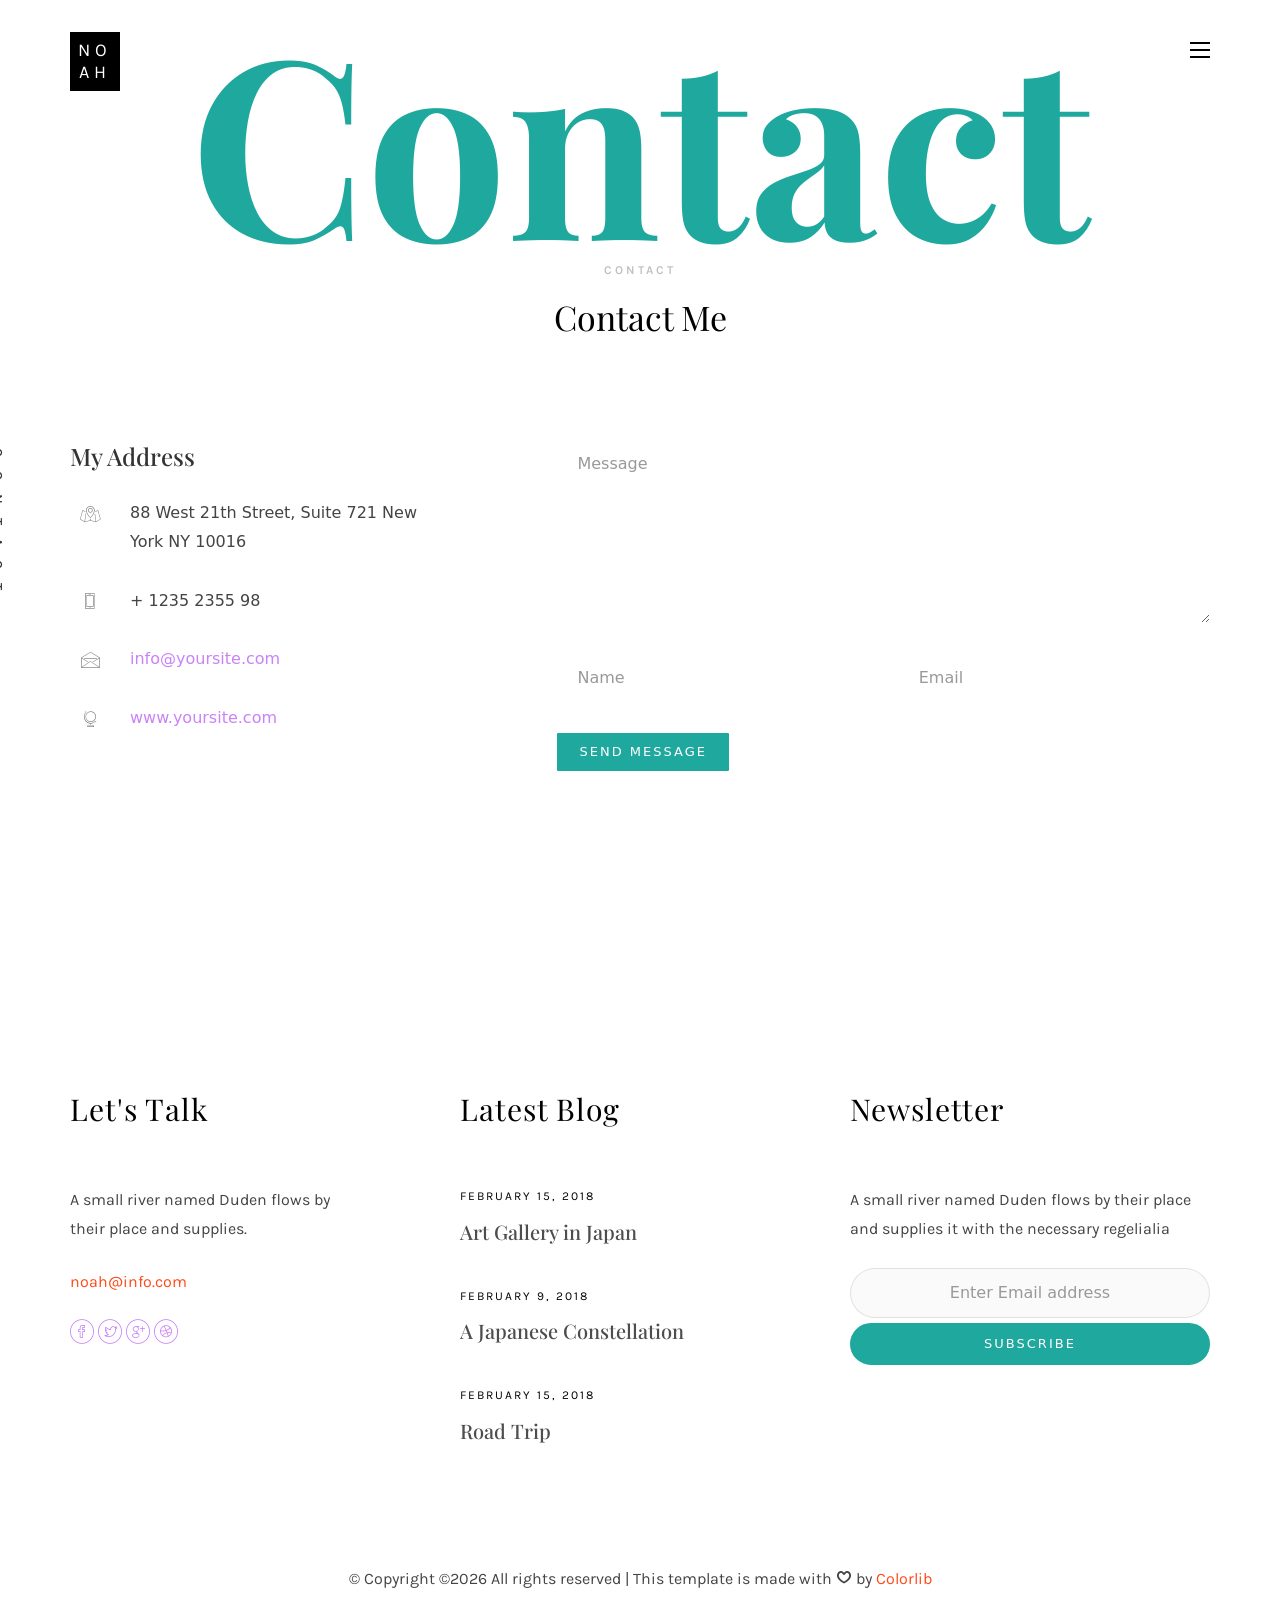
<file: Bytebooster-uk/contact.html>
<!DOCTYPE HTML>
<html>
	<head>
	<meta charset="utf-8">
	<meta http-equiv="X-UA-Compatible" content="IE=edge">
	<title>Noah Template</title>
	<meta name="viewport" content="width=device-width, initial-scale=1">
	<meta name="description" content="" />
	<meta name="keywords" content="" />
	<meta name="author" content="" />

  <!-- Facebook and Twitter integration -->
	<meta property="og:title" content=""/>
	<meta property="og:image" content=""/>
	<meta property="og:url" content=""/>
	<meta property="og:site_name" content=""/>
	<meta property="og:description" content=""/>
	<meta name="twitter:title" content="" />
	<meta name="twitter:image" content="" />
	<meta name="twitter:url" content="" />
	<meta name="twitter:card" content="" />

	<!-- Place favicon.ico and apple-touch-icon.png in the root directory -->
	<link rel="shortcut icon" href="favicon.ico">

	<link href="https://fonts.googleapis.com/css?family=Karla:400,700" rel="stylesheet">
	<link href="https://fonts.googleapis.com/css?family=Playfair+Display:400,400i,700" rel="stylesheet">
	
	<!-- Animate.css -->
	<link rel="stylesheet" href="css/animate.css">
	<!-- Icomoon Icon Fonts-->
	<link rel="stylesheet" href="css/icomoon.css">
	<!-- Bootstrap  -->
	<link rel="stylesheet" href="css/bootstrap.css">
	<!-- Owl Carousel -->
	<link rel="stylesheet" href="css/owl.carousel.min.css">
	<link rel="stylesheet" href="css/owl.theme.default.min.css">
	<!-- Magnific Popup -->
	<link rel="stylesheet" href="css/magnific-popup.css">

	<link rel="stylesheet" href="css/style.css">


	<!-- Modernizr JS -->
	<script src="js/modernizr-2.6.2.min.js"></script>
	<!-- FOR IE9 below -->
	<!--[if lt IE 9]>
	<script src="js/respond.min.js"></script>
	<![endif]-->

	</head>
	<body>

	<nav id="colorlib-main-nav" role="navigation">
		<a href="#" class="js-colorlib-nav-toggle colorlib-nav-toggle active"><i></i></a>
		<div class="js-fullheight colorlib-table">
			<div class="colorlib-table-cell js-fullheight">
				<div class="row">
					<div class="col-md-12">
						<div class="form-group">
							<input type="text" class="form-control" id="search" placeholder="Enter any key to search...">
							<button type="submit" class="btn btn-primary"><i class="icon-search3"></i></button>
						</div>
					</div>
				</div>
				<div class="row">
					<div class="col-md-12">
						<ul>
							<li><a href="index.html">Home</a></li>
							<li><a href="services.html">Services</a></li>
							<li><a href="work.html">Work</a></li>
							<li><a href="blog.html">Blog</a></li>
							<li><a href="about.html">About</a></li>
							<li class="active"><a href="contact.html">Contact</a></li>
						</ul>
					</div>
				</div>
				<div class="row">
					<div class="col-md-12">
						<h2 class="head-title">Works</h2>
						<a href="images/work-1.jpg" class="gallery image-popup-link text-center" style="background-image: url(images/work-1.jpg);">
							<span><i class="icon-search3"></i></span>
						</a>
						<a href="images/work-2.jpg" class="gallery image-popup-link text-center" style="background-image: url(images/work-2.jpg);">
							<span><i class="icon-search3"></i></span>
						</a>
						<a href="images/work-3.jpg" class="gallery image-popup-link text-center" style="background-image: url(images/work-3.jpg);">
							<span><i class="icon-search3"></i></span>
						</a>
						<a href="images/work-4.jpg" class="gallery image-popup-link text-center" style="background-image: url(images/work-4.jpg);">
							<span><i class="icon-search3"></i></span>
						</a>
					</div>
				</div>
			</div>
		</div>
	</nav>
	
	<div id="colorlib-page">
		<header>
			<div class="container">
				<div class="row">
					<div class="col-md-12">
						<div class="colorlib-navbar-brand">
							<a class="colorlib-logo" href="index.html"><span>No</span><span>ah</span></a>
						</div>
						<a href="#" class="js-colorlib-nav-toggle colorlib-nav-toggle"><i></i></a>
					</div>
				</div>
			</div>
		</header>
		
		<div id="colorlib-contact">
			<div class="container">
				<div class="row text-center">
					<h2 class="bold">Contact</h2>
				</div>
				<div class="row">
					<div class="col-md-12 col-md-offset-0 text-center animate-box intro-heading">
						<span>Contact</span>
						<h2>Contact Me</h2>
					</div>
				</div>
				<div class="row">
					<div class="col-md-12">
						<div class="rotate">
							<h2 class="heading">Contact</h2>
						</div>
					</div>
				</div>
				<div class="row">
					<div class="col-md-12 col-md-offset-0">
						<div class="row">
							<div class="col-md-4 animate-box">
								<h3>My Address</h3>
								<ul class="contact-info">
									<li><span><i class="icon-map5"></i></span>88 West 21th Street, Suite 721 New York NY 10016</li>
									<li><span><i class="icon-phone4"></i></span>+ 1235 2355 98</li>
									<li><span><i class="icon-envelope2"></i></span><a href="#">info@yoursite.com</a></li>
									<li><span><i class="icon-globe3"></i></span><a href="#">www.yoursite.com</a></li>
								</ul>
							</div>
							<div class="col-md-7 col-md-push-1 animate-box">
								<div class="row">
									<div class="col-md-12">
										<div class="form-group">
											<textarea name="" class="form-control" id="" cols="30" rows="7" placeholder="Message"></textarea>
										</div>
									</div>
									<div class="col-md-6">
										<div class="form-group">
											<input type="text" class="form-control" placeholder="Name">
										</div>
									</div>
									<div class="col-md-6">
										<div class="form-group">
											<input type="text" class="form-control" placeholder="Email">
										</div>
									</div>
									<div class="col-md-12">
										<div class="form-group">
											<input type="submit" value="Send Message" class="btn btn-primary">
										</div>
									</div>
								</div>
							</div>
						</div>
					</div>
				</div>
			</div>
		</div>

		<footer>
			<div id="footer">
				<div class="container">
					<div class="row">
						<div class="col-md-4 col-pb-sm">
							<div class="row">
								<div class="col-md-10">
									<h2>Let's Talk</h2>
									<p>A small river named Duden flows by their place and supplies.</p>
									<p><a href="#">noah@info.com</a></p>
									<p class="colorlib-social-icons">
										<a href="#"><i class="icon-facebook4"></i></a>
										<a href="#"><i class="icon-twitter3"></i></a>
										<a href="#"><i class="icon-googleplus"></i></a>
										<a href="#"><i class="icon-dribbble2"></i></a>
									</p>
								</div>
							</div>
						</div>
						<div class="col-md-4 col-pb-sm">
							<h2>Latest Blog</h2>
							<div class="f-entry">
								<a href="#" class="featured-img" style="background-image: url(images/img-1.jpg);"></a>
								<div class="desc">
									<span>February 15, 2018</span>
									<h3><a href="#">Art Gallery in Japan</a></h3>
								</div>
							</div>
							<div class="f-entry">
								<a href="#" class="featured-img" style="background-image: url(images/img-2.jpg);"></a>
								<div class="desc">
									<span>February 9, 2018</span>
									<h3><a href="#">A Japanese Constellation</a></h3>
								</div>
							</div>
							<div class="f-entry">
								<a href="#" class="featured-img" style="background-image: url(images/img-3.jpg);"></a>
								<div class="desc">
									<span>February 15, 2018</span>
									<h3><a href="#">Road Trip</a></h3>
								</div>
							</div>
						</div>
						<div class="col-md-4 col-pb-sm">
							<h2>Newsletter</h2>
							<p>A small river named Duden flows by their place and supplies it with the necessary regelialia</p>
							<div class="subscribe text-center">
								<div class="form-group">
									<input type="text" class="form-control text-center" placeholder="Enter Email address">
									<input type="submit" value="Subscribe" class="btn btn-primary btn-custom">
								</div>
							</div>
						</div>
					</div>
					<div class="row">
						<div class="col-md-12 text-center">
							<p>
								&copy; <!-- Link back to Colorlib can't be removed. Template is licensed under CC BY 3.0. -->
Copyright &copy;<script>document.write(new Date().getFullYear());</script> All rights reserved | This template is made with <i class="icon-heart4" aria-hidden="true"></i> by <a href="https://colorlib.com" target="_blank">Colorlib</a>
<!-- Link back to Colorlib can't be removed. Template is licensed under CC BY 3.0. -->
							</p>
						</div>
					</div>
				</div>
			</div>
		</footer>
	
	</div>

	<!-- jQuery -->
	<script src="js/jquery.min.js"></script>
	<!-- jQuery Easing -->
	<script src="js/jquery.easing.1.3.js"></script>
	<!-- Bootstrap -->
	<script src="js/bootstrap.min.js"></script>
	<!-- Waypoints -->
	<script src="js/jquery.waypoints.min.js"></script>
	<!-- Owl Carousel -->
	<script src="js/owl.carousel.min.js"></script>
	<!-- Magnific Popup -->
	<script src="js/jquery.magnific-popup.min.js"></script>
	<script src="js/magnific-popup-options.js"></script>

	<!-- Main JS (Do not remove) -->
	<script src="js/main.js"></script>

	</body>
</html>
</file>
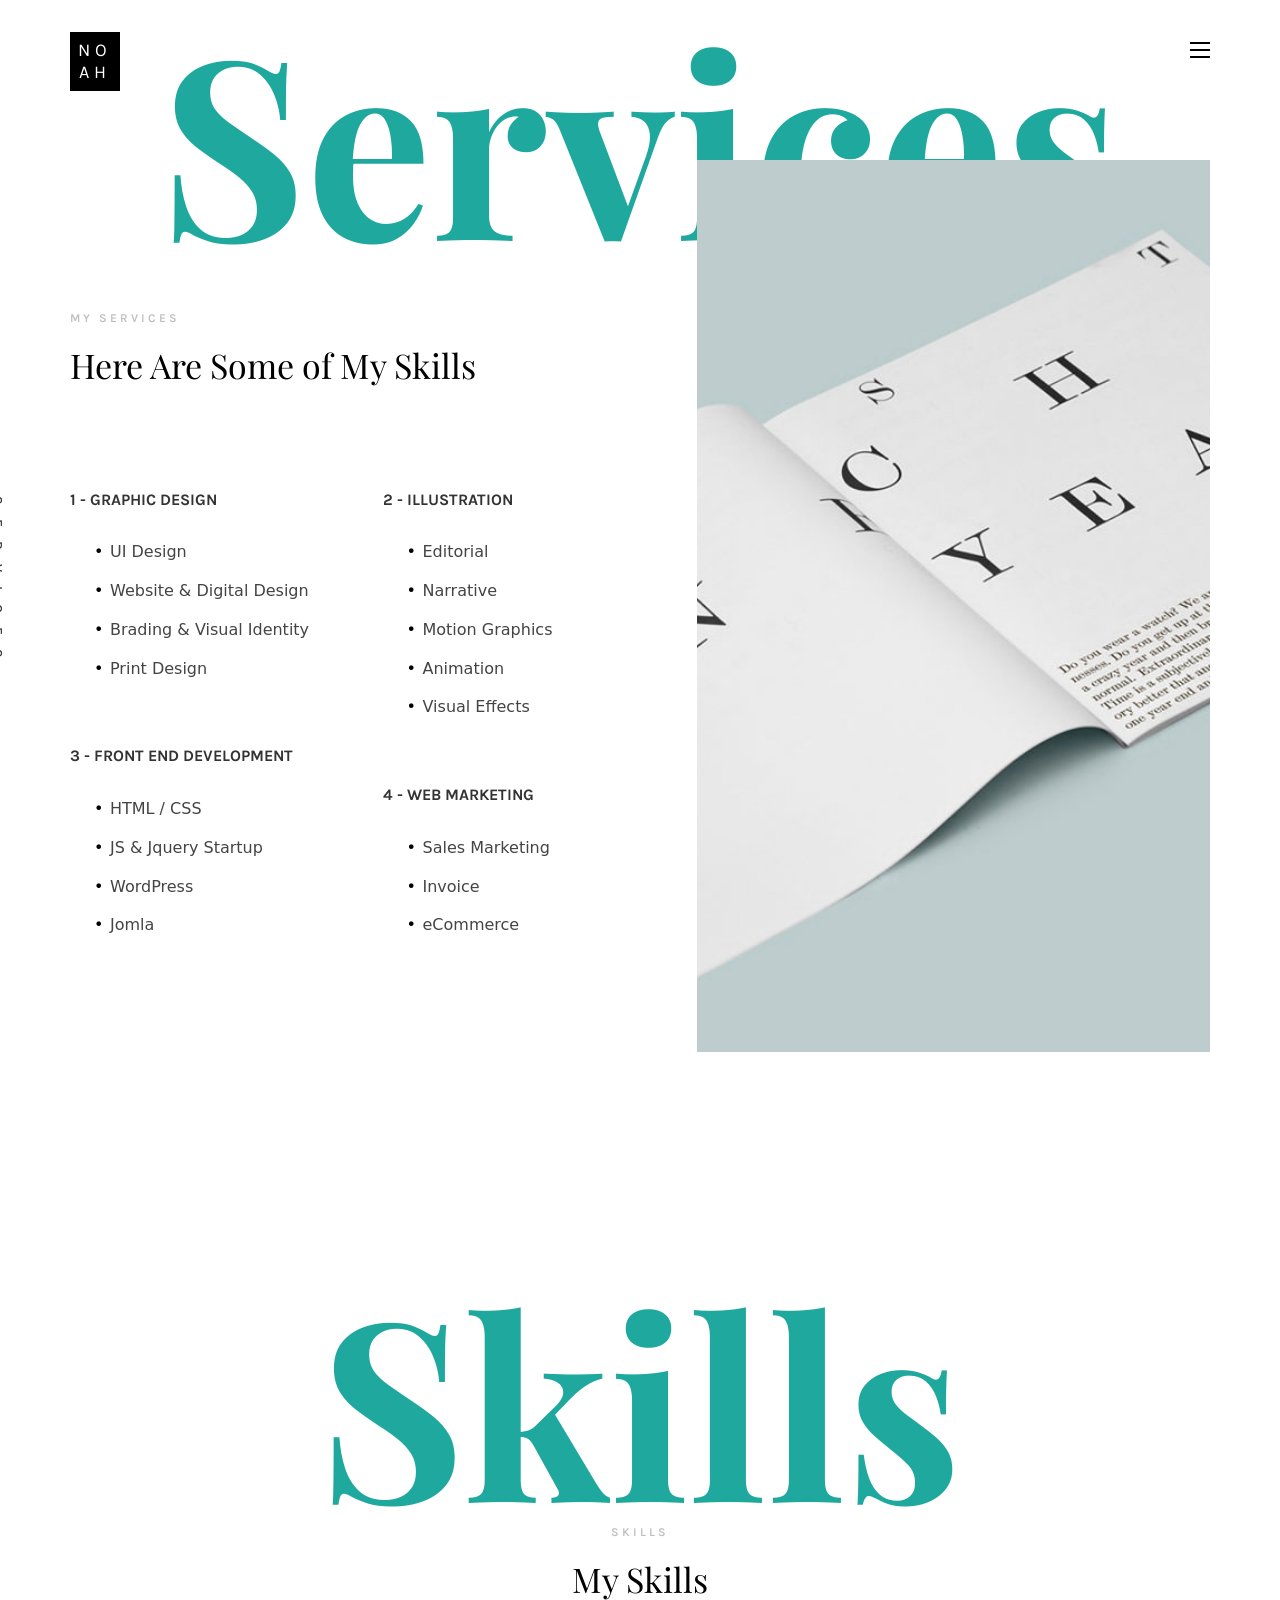
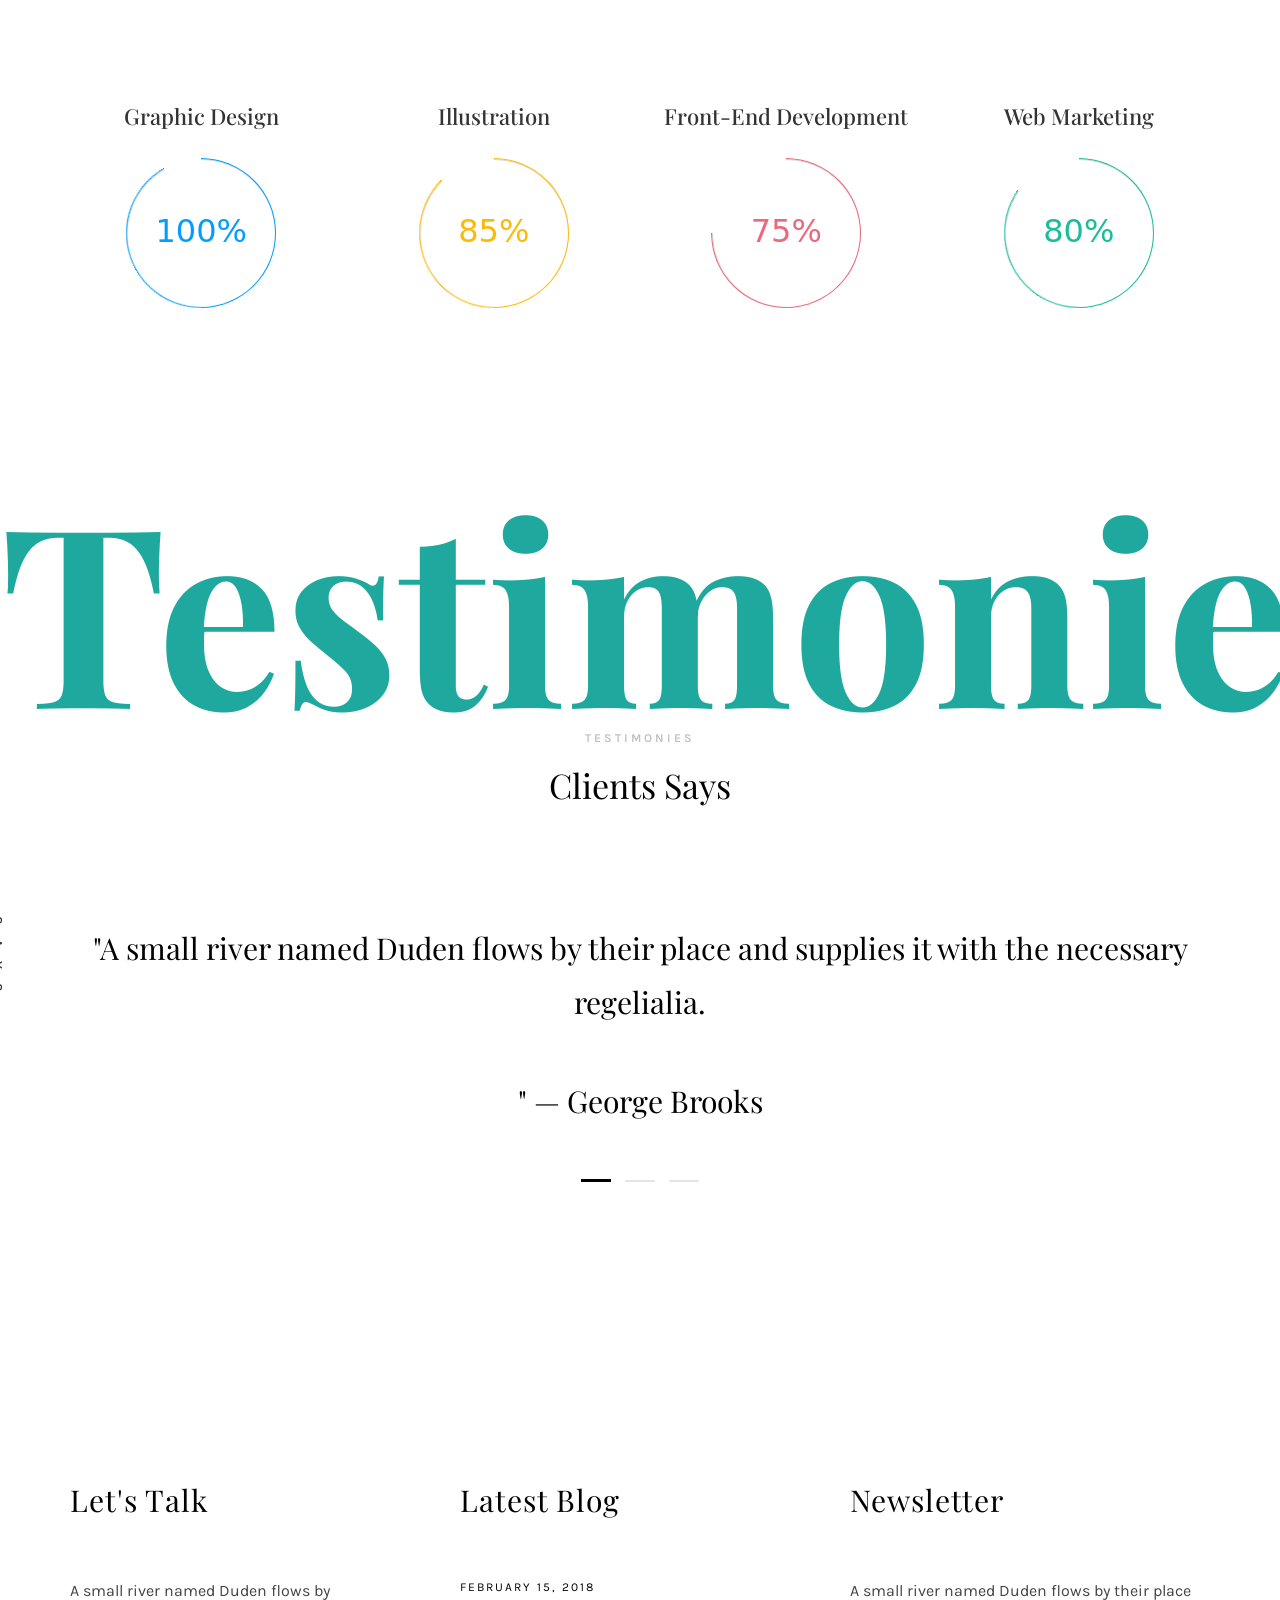
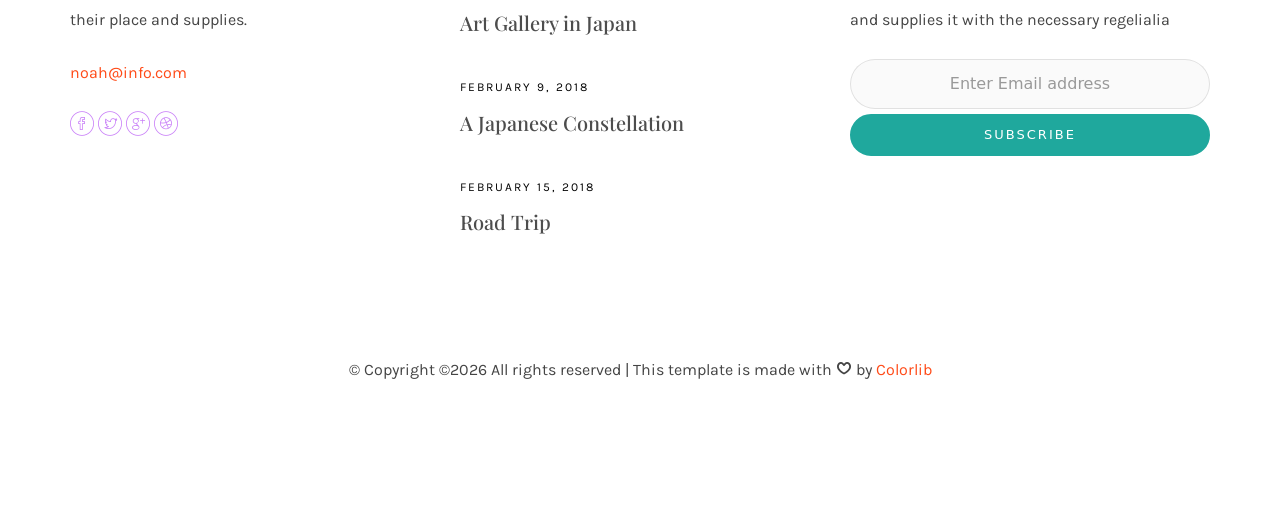
<file: Bytebooster-uk/services.html>
<!DOCTYPE HTML>
<html>
	<head>
	<meta charset="utf-8">
	<meta http-equiv="X-UA-Compatible" content="IE=edge">
	<title>Noah Template</title>
	<meta name="viewport" content="width=device-width, initial-scale=1">
	<meta name="description" content="" />
	<meta name="keywords" content="" />
	<meta name="author" content="" />

  <!-- Facebook and Twitter integration -->
	<meta property="og:title" content=""/>
	<meta property="og:image" content=""/>
	<meta property="og:url" content=""/>
	<meta property="og:site_name" content=""/>
	<meta property="og:description" content=""/>
	<meta name="twitter:title" content="" />
	<meta name="twitter:image" content="" />
	<meta name="twitter:url" content="" />
	<meta name="twitter:card" content="" />

	<!-- Place favicon.ico and apple-touch-icon.png in the root directory -->
	<link rel="shortcut icon" href="favicon.ico">

	<link href="https://fonts.googleapis.com/css?family=Karla:400,700" rel="stylesheet">
	<link href="https://fonts.googleapis.com/css?family=Playfair+Display:400,400i,700" rel="stylesheet">
	
	<!-- Animate.css -->
	<link rel="stylesheet" href="css/animate.css">
	<!-- Icomoon Icon Fonts-->
	<link rel="stylesheet" href="css/icomoon.css">
	<!-- Bootstrap  -->
	<link rel="stylesheet" href="css/bootstrap.css">
	<!-- Owl Carousel -->
	<link rel="stylesheet" href="css/owl.carousel.min.css">
	<link rel="stylesheet" href="css/owl.theme.default.min.css">
	<!-- Magnific Popup -->
	<link rel="stylesheet" href="css/magnific-popup.css">

	<link rel="stylesheet" href="css/style.css">


	<!-- Modernizr JS -->
	<script src="js/modernizr-2.6.2.min.js"></script>
	<!-- FOR IE9 below -->
	<!--[if lt IE 9]>
	<script src="js/respond.min.js"></script>
	<![endif]-->

	</head>
	<body>

	<nav id="colorlib-main-nav" role="navigation">
		<a href="#" class="js-colorlib-nav-toggle colorlib-nav-toggle active"><i></i></a>
		<div class="js-fullheight colorlib-table">
			<div class="colorlib-table-cell js-fullheight">
				<div class="row">
					<div class="col-md-12">
						<div class="form-group">
							<input type="text" class="form-control" id="search" placeholder="Enter any key to search...">
							<button type="submit" class="btn btn-primary"><i class="icon-search3"></i></button>
						</div>
					</div>
				</div>
				<div class="row">
					<div class="col-md-12">
						<ul>
							<li><a href="index.html">Home</a></li>
							<li class="active"><a href="services.html">Services</a></li>
							<li><a href="work.html">Work</a></li>
							<li><a href="blog.html">Blog</a></li>
							<li><a href="about.html">About</a></li>
							<li><a href="contact.html">Contact</a></li>
						</ul>
					</div>
				</div>
				<div class="row">
					<div class="col-md-12">
						<h2 class="head-title">Works</h2>
						<a href="images/work-1.jpg" class="gallery image-popup-link text-center" style="background-image: url(images/work-1.jpg);">
							<span><i class="icon-search3"></i></span>
						</a>
						<a href="images/work-2.jpg" class="gallery image-popup-link text-center" style="background-image: url(images/work-2.jpg);">
							<span><i class="icon-search3"></i></span>
						</a>
						<a href="images/work-3.jpg" class="gallery image-popup-link text-center" style="background-image: url(images/work-3.jpg);">
							<span><i class="icon-search3"></i></span>
						</a>
						<a href="images/work-4.jpg" class="gallery image-popup-link text-center" style="background-image: url(images/work-4.jpg);">
							<span><i class="icon-search3"></i></span>
						</a>
					</div>
				</div>
			</div>
		</div>
	</nav>
	
	<div id="colorlib-page">
		<header>
			<div class="container">
				<div class="row">
					<div class="col-md-12">
						<div class="colorlib-navbar-brand">
							<a class="colorlib-logo" href="index.html"><span>No</span><span>ah</span></a>
						</div>
						<a href="#" class="js-colorlib-nav-toggle colorlib-nav-toggle"><i></i></a>
					</div>
				</div>
			</div>
		</header>
		<div id="colorlib-services">
			<div class="container">
				<div class="row text-center">
					<h2 class="bold">Services</h2>
				</div>
				<div class="row">
					<div class="col-md-12">
						<div class="services-flex">
							<div class="one-third">
								<div class="row">
									<div class="col-md-12 col-md-offset-0 animate-box intro-heading">
										<span>My Services</span>
										<h2>Here Are Some of My Skills</h2>
									</div>
								</div>
								<div class="row">
									<div class="col-md-12">
										<div class="rotate">
											<h2 class="heading">Services</h2>
										</div>
									</div>
									<div class="col-md-6">
										<div class="services animate-box">
											<h3>1 - Graphic Design</h3>
											<ul>
												<li>UI Design</li>
												<li>Website &amp; Digital Design</li>
												<li>Brading &amp; Visual Identity</li>
												<li>Print Design</li>
											</ul>
										</div>
										<div class="services animate-box">
											<h3>3 - Front End Development</h3>
											<ul>
												<li>HTML / CSS</li>
												<li>JS &amp; Jquery Startup</li>
												<li>WordPress</li>
												<li>Jomla</li>
											</ul>
										</div>
									</div>
									<div class="col-md-6">
										<div class="services animate-box">
											<h3>2 - Illustration</h3>
											<ul>
												<li>Editorial</li>
												<li>Narrative</li>
												<li>Motion Graphics</li>
												<li>Animation</li>
												<li>Visual Effects</li>
											</ul>
										</div>
										<div class="services animate-box">
											<h3>4 - Web Marketing</h3>
											<ul>
												<li>Sales Marketing</li>
												<li>Invoice</li>
												<li>eCommerce</li>
											</ul>
										</div>
									</div>
								</div>
							</div>
							<div class="one-forth services-img" style="background-image: url(images/services-img.jpg);">
							</div>
						</div>
					</div>
				</div>
			</div>
		</div>

		<div id="colorlib-progress">
			<div class="container">
				<div class="row text-center">
					<h2 class="bold">Skills</h2>
				</div>
				<div class="row">
					<div class="col-md-12 col-md-offset-0 text-center animate-box intro-heading">
						<span>Skills</span>
						<h2>My Skills</h2>
					</div>
				</div>
				<div class="row">
			      <div class="col-md-3 col-sm-6 text-center">
			      	<h2 class="progress-head">Graphic Design</h2>
		            <div class="progress blue">
		                <span class="progress-left">
		                    <span class="progress-bar"></span>
		                </span>
		                <span class="progress-right">
		                    <span class="progress-bar"></span>
		                </span>
		                <div class="progress-value">100%</div>
		            </div>
		         </div>
			 
		         <div class="col-md-3 col-sm-6 text-center">
		         	<h2 class="progress-head">Illustration</h2>
		            <div class="progress yellow">
		                <span class="progress-left">
		                    <span class="progress-bar"></span>
		                </span>
		                <span class="progress-right">
		                    <span class="progress-bar"></span>
		                </span>
		                <div class="progress-value">85%</div>
		            </div>
		         </div>

		         <div class="col-md-3 col-sm-6 text-center">
		         	<h2 class="progress-head">Front-End Development</h2>
		            <div class="progress pink">
		                <span class="progress-left">
		                    <span class="progress-bar"></span>
		                </span>
		                <span class="progress-right">
		                    <span class="progress-bar"></span>
		                </span>
		                <div class="progress-value">75%</div>
		            </div>
		         </div>

		         <div class="col-md-3 col-sm-6 text-center">
		         	<h2 class="progress-head">Web Marketing</h2>
		            <div class="progress green">
		                <span class="progress-left">
		                    <span class="progress-bar"></span>
		                </span>
		                <span class="progress-right">
		                    <span class="progress-bar"></span>
		                </span>
		                <div class="progress-value">80%</div>
		            </div>
		         </div>
			   </div>
			</div>
		</div>

		<div id="colorlib-testimony">
			<div class="container">
				<div class="row text-center">
					<h2 class="bold">Testimonies</h2>
				</div>
				<div class="row">
					<div class="col-md-12 col-md-offset-0 text-center animate-box intro-heading">
						<span>Testimonies</span>
						<h2>Clients Says</h2>
					</div>
				</div>
				<div class="row">
					<div class="col-md-12">
						<div class="rotate">
							<h2 class="heading">Says</h2>
						</div>
					</div>
				</div>
				<div class="row animate-box">
					<div class="owl-carousel">
						<div class="item">
							<div class="col-md-12 text-center">
								<div class="testimony">
									<blockquote>
										<p>"A small river named Duden flows by their place and supplies it with the necessary regelialia.</p>
										<span>" &mdash; George Brooks</span>
									</blockquote>
								</div>
							</div>
						</div>
						<div class="item">
							<div class="col-md-12 text-center">
								<div class="testimony">
									<blockquote>
										<p>"Even the all-powerful Pointing has no control about the blind texts it is an almost unorthographic life One day however a small line of blind text by the name of Lorem Ipsum decided to leave for the far World of Grammar.</p>
										<span>" &mdash; Daniel Foster</span>
									</blockquote>
								</div>
							</div>
						</div>
						<div class="item">
							<div class="col-md-12 text-center">
								<div class="testimony">
									<blockquote>
										<p>"When she reached the first hills of the Italic Mountains, she had a last view back on the skyline of her hometown Bookmarksgrove</p>
										<span>" &mdash; Liam Jenkins</span>
									</blockquote>
								</div>
							</div>
						</div>
					</div>
				</div>
			</div>
		</div>

		<footer>
			<div id="footer">
				<div class="container">
					<div class="row">
						<div class="col-md-4 col-pb-sm">
							<div class="row">
								<div class="col-md-10">
									<h2>Let's Talk</h2>
									<p>A small river named Duden flows by their place and supplies.</p>
									<p><a href="#">noah@info.com</a></p>
									<p class="colorlib-social-icons">
										<a href="#"><i class="icon-facebook4"></i></a>
										<a href="#"><i class="icon-twitter3"></i></a>
										<a href="#"><i class="icon-googleplus"></i></a>
										<a href="#"><i class="icon-dribbble2"></i></a>
									</p>
								</div>
							</div>
						</div>
						<div class="col-md-4 col-pb-sm">
							<h2>Latest Blog</h2>
							<div class="f-entry">
								<a href="#" class="featured-img" style="background-image: url(images/img-1.jpg);"></a>
								<div class="desc">
									<span>February 15, 2018</span>
									<h3><a href="#">Art Gallery in Japan</a></h3>
								</div>
							</div>
							<div class="f-entry">
								<a href="#" class="featured-img" style="background-image: url(images/img-2.jpg);"></a>
								<div class="desc">
									<span>February 9, 2018</span>
									<h3><a href="#">A Japanese Constellation</a></h3>
								</div>
							</div>
							<div class="f-entry">
								<a href="#" class="featured-img" style="background-image: url(images/img-3.jpg);"></a>
								<div class="desc">
									<span>February 15, 2018</span>
									<h3><a href="#">Road Trip</a></h3>
								</div>
							</div>
						</div>
						<div class="col-md-4 col-pb-sm">
							<h2>Newsletter</h2>
							<p>A small river named Duden flows by their place and supplies it with the necessary regelialia</p>
							<div class="subscribe text-center">
								<div class="form-group">
									<input type="text" class="form-control text-center" placeholder="Enter Email address">
									<input type="submit" value="Subscribe" class="btn btn-primary btn-custom">
								</div>
							</div>
						</div>
					</div>
					<div class="row">
						<div class="col-md-12 text-center">
							<p>
								&copy; <!-- Link back to Colorlib can't be removed. Template is licensed under CC BY 3.0. -->
Copyright &copy;<script>document.write(new Date().getFullYear());</script> All rights reserved | This template is made with <i class="icon-heart4" aria-hidden="true"></i> by <a href="https://colorlib.com" target="_blank">Colorlib</a>
<!-- Link back to Colorlib can't be removed. Template is licensed under CC BY 3.0. -->
							</p>
						</div>
					</div>
				</div>
			</div>
		</footer>
	
	</div>

	<!-- jQuery -->
	<script src="js/jquery.min.js"></script>
	<!-- jQuery Easing -->
	<script src="js/jquery.easing.1.3.js"></script>
	<!-- Bootstrap -->
	<script src="js/bootstrap.min.js"></script>
	<!-- Waypoints -->
	<script src="js/jquery.waypoints.min.js"></script>
	<!-- Owl Carousel -->
	<script src="js/owl.carousel.min.js"></script>
	<!-- Magnific Popup -->
	<script src="js/jquery.magnific-popup.min.js"></script>
	<script src="js/magnific-popup-options.js"></script>

	<!-- Main JS (Do not remove) -->
	<script src="js/main.js"></script>

	</body>
</html>
</file>
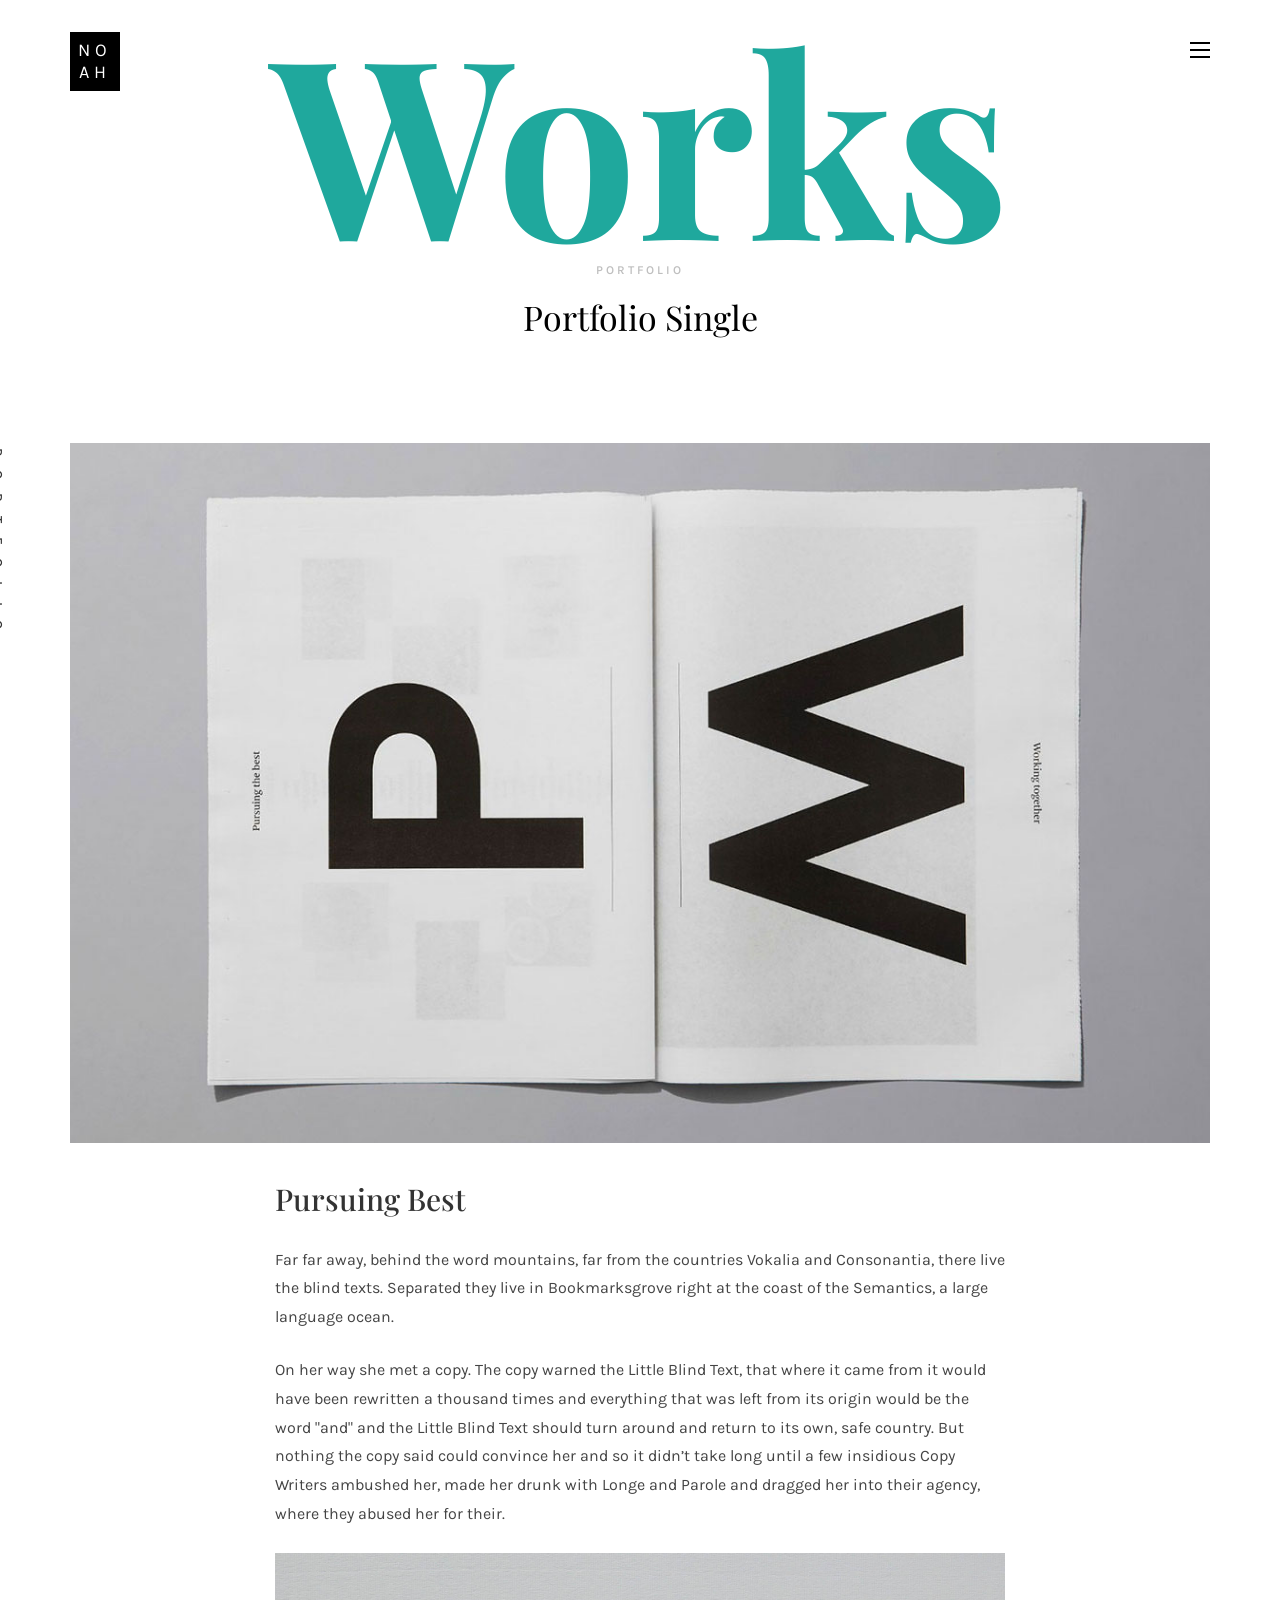
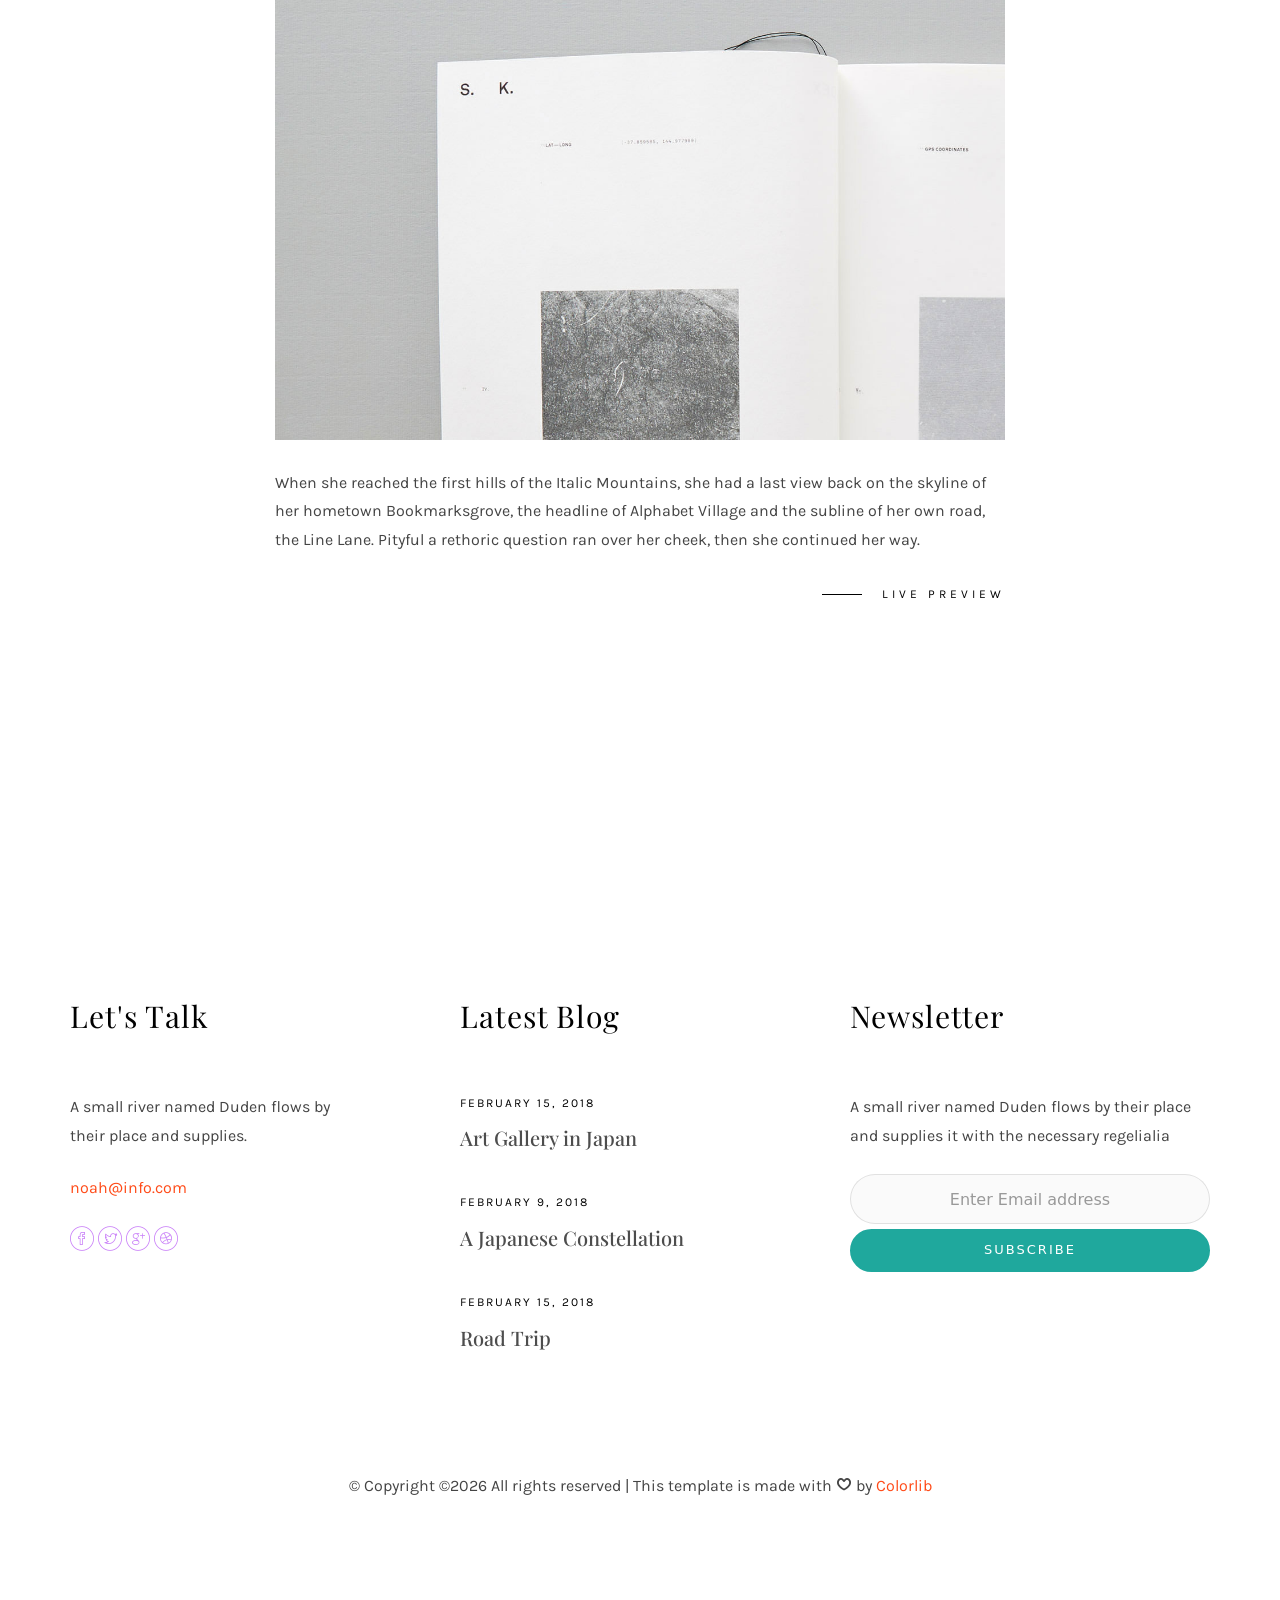
<file: Bytebooster-uk/work-single.html>
<!DOCTYPE HTML>
<html>
	<head>
	<meta charset="utf-8">
	<meta http-equiv="X-UA-Compatible" content="IE=edge">
	<title>Noah Template</title>
	<meta name="viewport" content="width=device-width, initial-scale=1">
	<meta name="description" content="" />
	<meta name="keywords" content="" />
	<meta name="author" content="" />

  <!-- Facebook and Twitter integration -->
	<meta property="og:title" content=""/>
	<meta property="og:image" content=""/>
	<meta property="og:url" content=""/>
	<meta property="og:site_name" content=""/>
	<meta property="og:description" content=""/>
	<meta name="twitter:title" content="" />
	<meta name="twitter:image" content="" />
	<meta name="twitter:url" content="" />
	<meta name="twitter:card" content="" />

	<!-- Place favicon.ico and apple-touch-icon.png in the root directory -->
	<link rel="shortcut icon" href="favicon.ico">

	<link href="https://fonts.googleapis.com/css?family=Karla:400,700" rel="stylesheet">
	<link href="https://fonts.googleapis.com/css?family=Playfair+Display:400,400i,700" rel="stylesheet">
	
	<!-- Animate.css -->
	<link rel="stylesheet" href="css/animate.css">
	<!-- Icomoon Icon Fonts-->
	<link rel="stylesheet" href="css/icomoon.css">
	<!-- Bootstrap  -->
	<link rel="stylesheet" href="css/bootstrap.css">
	<!-- Owl Carousel -->
	<link rel="stylesheet" href="css/owl.carousel.min.css">
	<link rel="stylesheet" href="css/owl.theme.default.min.css">
	<!-- Magnific Popup -->
	<link rel="stylesheet" href="css/magnific-popup.css">

	<link rel="stylesheet" href="css/style.css">


	<!-- Modernizr JS -->
	<script src="js/modernizr-2.6.2.min.js"></script>
	<!-- FOR IE9 below -->
	<!--[if lt IE 9]>
	<script src="js/respond.min.js"></script>
	<![endif]-->

	</head>
	<body>

	<nav id="colorlib-main-nav" role="navigation">
		<a href="#" class="js-colorlib-nav-toggle colorlib-nav-toggle active"><i></i></a>
		<div class="js-fullheight colorlib-table">
			<div class="colorlib-table-cell js-fullheight">
				<div class="row">
					<div class="col-md-12">
						<div class="form-group">
							<input type="text" class="form-control" id="search" placeholder="Enter any key to search...">
							<button type="submit" class="btn btn-primary"><i class="icon-search3"></i></button>
						</div>
					</div>
				</div>
				<div class="row">
					<div class="col-md-12">
						<ul>
							<li><a href="index.html">Home</a></li>
							<li><a href="services.html">Services</a></li>
							<li class="active"><a href="work.html">Work</a></li>
							<li><a href="blog.html">Blog</a></li>
							<li><a href="about.html">About</a></li>
							<li><a href="contact.html">Contact</a></li>
						</ul>
					</div>
				</div>
				<div class="row">
					<div class="col-md-12">
						<h2 class="head-title">Works</h2>
						<a href="images/work-1.jpg" class="gallery image-popup-link text-center" style="background-image: url(images/work-1.jpg);">
							<span><i class="icon-search3"></i></span>
						</a>
						<a href="images/work-2.jpg" class="gallery image-popup-link text-center" style="background-image: url(images/work-2.jpg);">
							<span><i class="icon-search3"></i></span>
						</a>
						<a href="images/work-3.jpg" class="gallery image-popup-link text-center" style="background-image: url(images/work-3.jpg);">
							<span><i class="icon-search3"></i></span>
						</a>
						<a href="images/work-4.jpg" class="gallery image-popup-link text-center" style="background-image: url(images/work-4.jpg);">
							<span><i class="icon-search3"></i></span>
						</a>
					</div>
				</div>
			</div>
		</div>
	</nav>
	
	<div id="colorlib-page">
		<header>
			<div class="container">
				<div class="row">
					<div class="col-md-12">
						<div class="colorlib-navbar-brand">
							<a class="colorlib-logo" href="index.html"><span>No</span><span>ah</span></a>
						</div>
						<a href="#" class="js-colorlib-nav-toggle colorlib-nav-toggle"><i></i></a>
					</div>
				</div>
			</div>
		</header>
		<div id="colorlib-work">
			<div class="container">
				<div class="row text-center">
					<h2 class="bold">Works</h2>
				</div>
				<div class="row">
					<div class="col-md-12 col-md-offset-0 text-center animate-box intro-heading">
						<span>Portfolio</span>
						<h2>Portfolio Single</h2>
					</div>
				</div>
				<div class="row">
					<div class="col-md-12">
						<div class="rotate">
							<h2 class="heading">Portfolio</h2>
						</div>
					</div>
				</div>
				<div class="row">
					<div class="col-md-12">
						<div class="work-entry animate-box">
							<a href="work.html" class="work-img" style="background-image: url(images/work-1.jpg);">
							</a>
							<div class="col-md-8 col-md-offset-2">
								<div class="desc">
									<h2>Pursuing Best</h2>
									<p>Far far away, behind the word mountains, far from the countries Vokalia and Consonantia, there live the blind texts. Separated they live in Bookmarksgrove right at the coast of the Semantics, a large language ocean.</p>
									<p>On her way she met a copy. The copy warned the Little Blind Text, that where it came from it would have been rewritten a thousand times and everything that was left from its origin would be the word "and" and the Little Blind Text should turn around and return to its own, safe country. But nothing the copy said could convince her and so it didn’t take long until a few insidious Copy Writers ambushed her, made her drunk with Longe and Parole and dragged her into their agency, where they abused her for their.</p>
									<img class="img-responsive" src="images/work-2.jpg" alt="html5 bootstrap template by colorlib.com"><br>
									<p>When she reached the first hills of the Italic Mountains, she had a last view back on the skyline of her hometown Bookmarksgrove, the headline of Alphabet Village and the subline of her own road, the Line Lane. Pityful a rethoric question ran over her cheek, then she continued her way.</p>
									<p class="read"><a href="#">Live Preview</a></p>
								</div>
							</div>
						</div>
					</div>
				</div>
			</div>
		</div>

		<footer>
			<div id="footer">
				<div class="container">
					<div class="row">
						<div class="col-md-4 col-pb-sm">
							<div class="row">
								<div class="col-md-10">
									<h2>Let's Talk</h2>
									<p>A small river named Duden flows by their place and supplies.</p>
									<p><a href="#">noah@info.com</a></p>
									<p class="colorlib-social-icons">
										<a href="#"><i class="icon-facebook4"></i></a>
										<a href="#"><i class="icon-twitter3"></i></a>
										<a href="#"><i class="icon-googleplus"></i></a>
										<a href="#"><i class="icon-dribbble2"></i></a>
									</p>
								</div>
							</div>
						</div>
						<div class="col-md-4 col-pb-sm">
							<h2>Latest Blog</h2>
							<div class="f-entry">
								<a href="#" class="featured-img" style="background-image: url(images/img-1.jpg);"></a>
								<div class="desc">
									<span>February 15, 2018</span>
									<h3><a href="#">Art Gallery in Japan</a></h3>
								</div>
							</div>
							<div class="f-entry">
								<a href="#" class="featured-img" style="background-image: url(images/img-2.jpg);"></a>
								<div class="desc">
									<span>February 9, 2018</span>
									<h3><a href="#">A Japanese Constellation</a></h3>
								</div>
							</div>
							<div class="f-entry">
								<a href="#" class="featured-img" style="background-image: url(images/img-3.jpg);"></a>
								<div class="desc">
									<span>February 15, 2018</span>
									<h3><a href="#">Road Trip</a></h3>
								</div>
							</div>
						</div>
						<div class="col-md-4 col-pb-sm">
							<h2>Newsletter</h2>
							<p>A small river named Duden flows by their place and supplies it with the necessary regelialia</p>
							<div class="subscribe text-center">
								<div class="form-group">
									<input type="text" class="form-control text-center" placeholder="Enter Email address">
									<input type="submit" value="Subscribe" class="btn btn-primary btn-custom">
								</div>
							</div>
						</div>
					</div>
					<div class="row">
						<div class="col-md-12 text-center">
							<p>
								&copy; <!-- Link back to Colorlib can't be removed. Template is licensed under CC BY 3.0. -->
Copyright &copy;<script>document.write(new Date().getFullYear());</script> All rights reserved | This template is made with <i class="icon-heart4" aria-hidden="true"></i> by <a href="https://colorlib.com" target="_blank">Colorlib</a>
<!-- Link back to Colorlib can't be removed. Template is licensed under CC BY 3.0. -->
							</p>
						</div>
					</div>
				</div>
			</div>
		</footer>
	
	</div>

	<!-- jQuery -->
	<script src="js/jquery.min.js"></script>
	<!-- jQuery Easing -->
	<script src="js/jquery.easing.1.3.js"></script>
	<!-- Bootstrap -->
	<script src="js/bootstrap.min.js"></script>
	<!-- Waypoints -->
	<script src="js/jquery.waypoints.min.js"></script>
	<!-- Owl Carousel -->
	<script src="js/owl.carousel.min.js"></script>
	<!-- Magnific Popup -->
	<script src="js/jquery.magnific-popup.min.js"></script>
	<script src="js/magnific-popup-options.js"></script>

	<!-- Main JS (Do not remove) -->
	<script src="js/main.js"></script>

	</body>
</html>
</file>
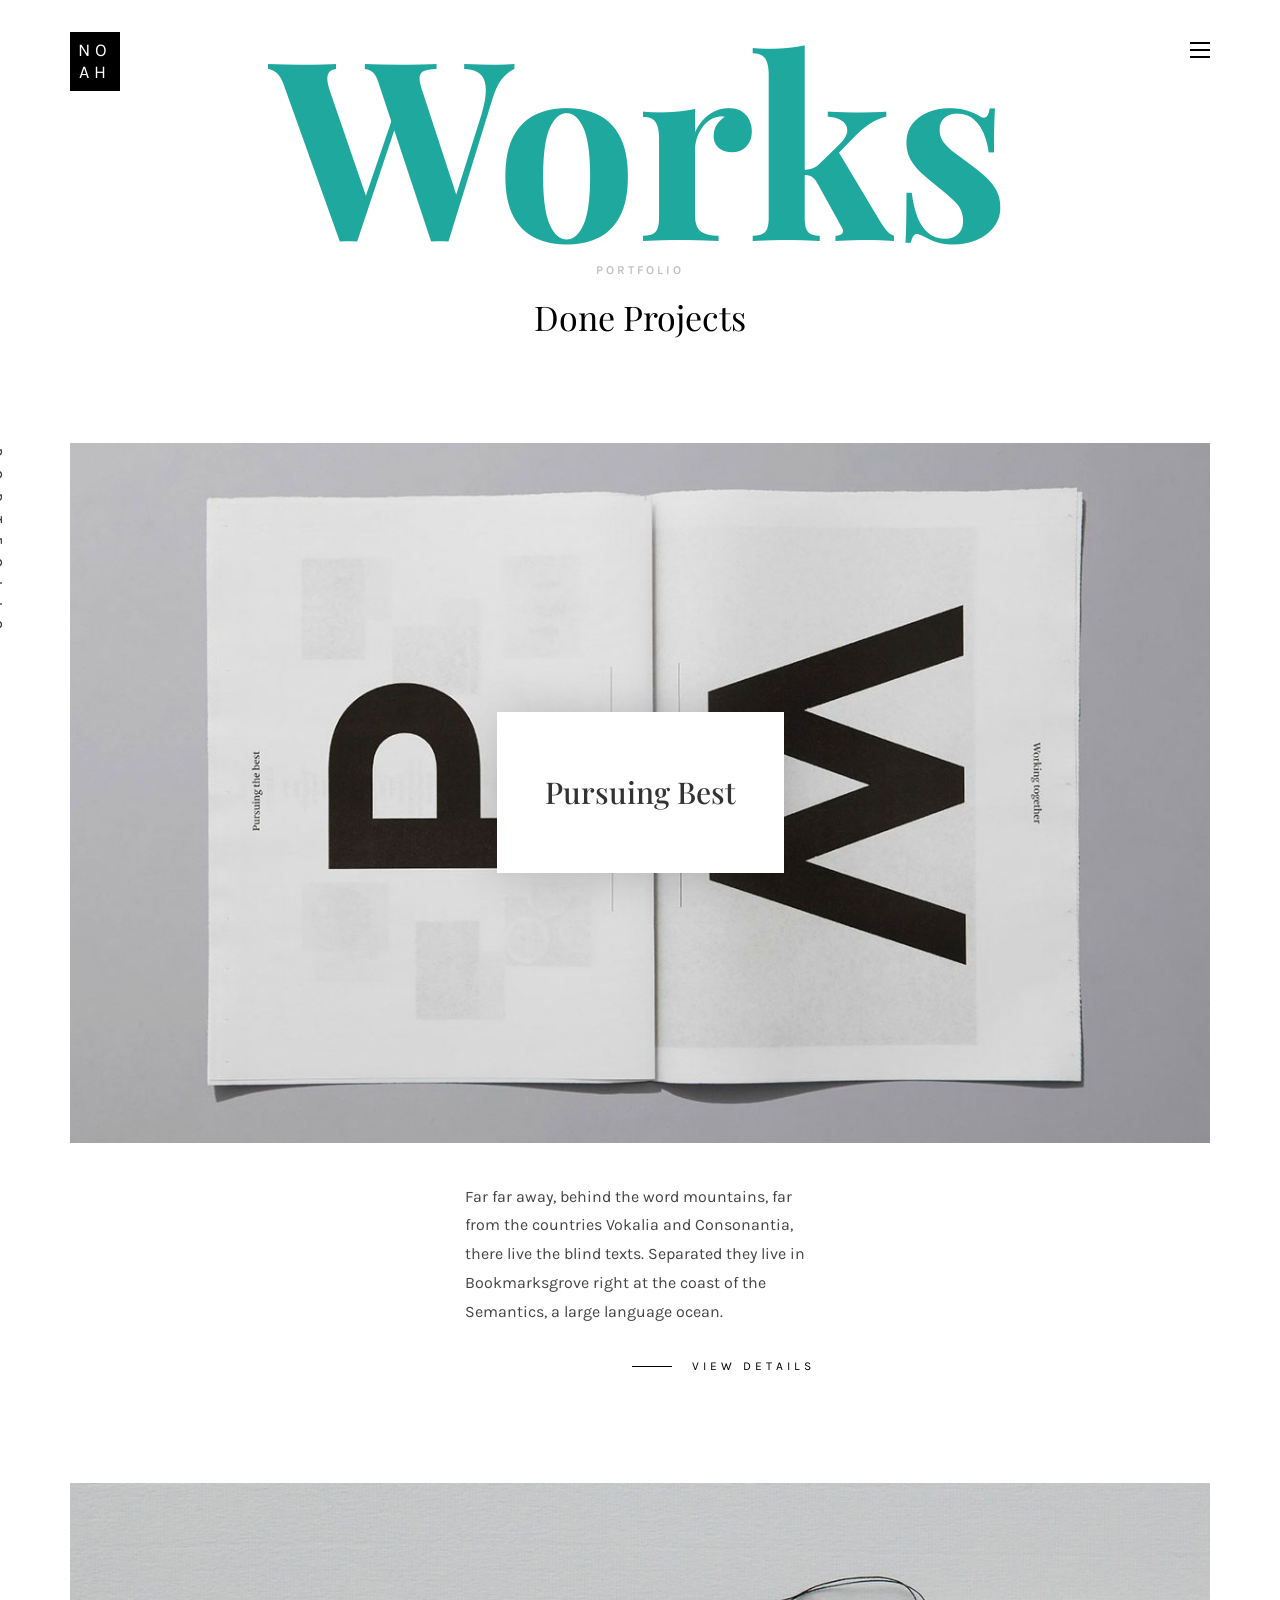
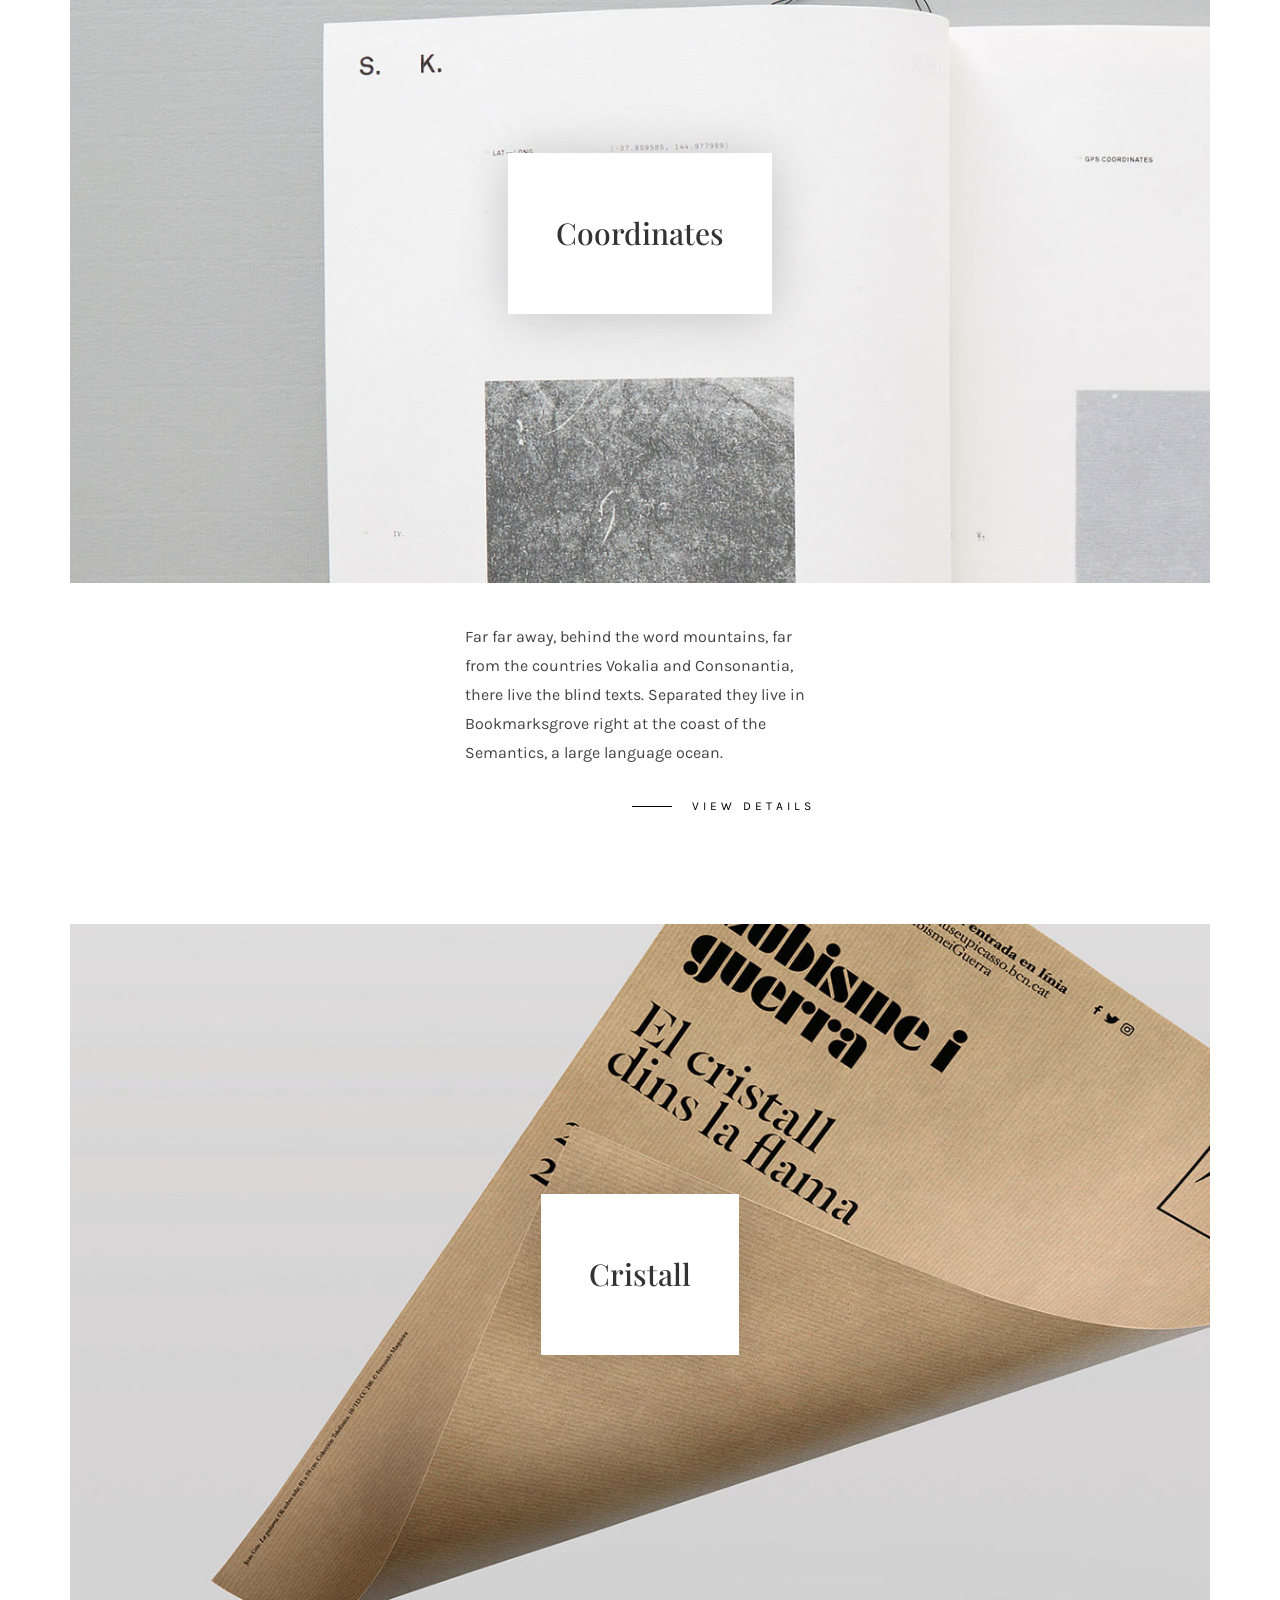
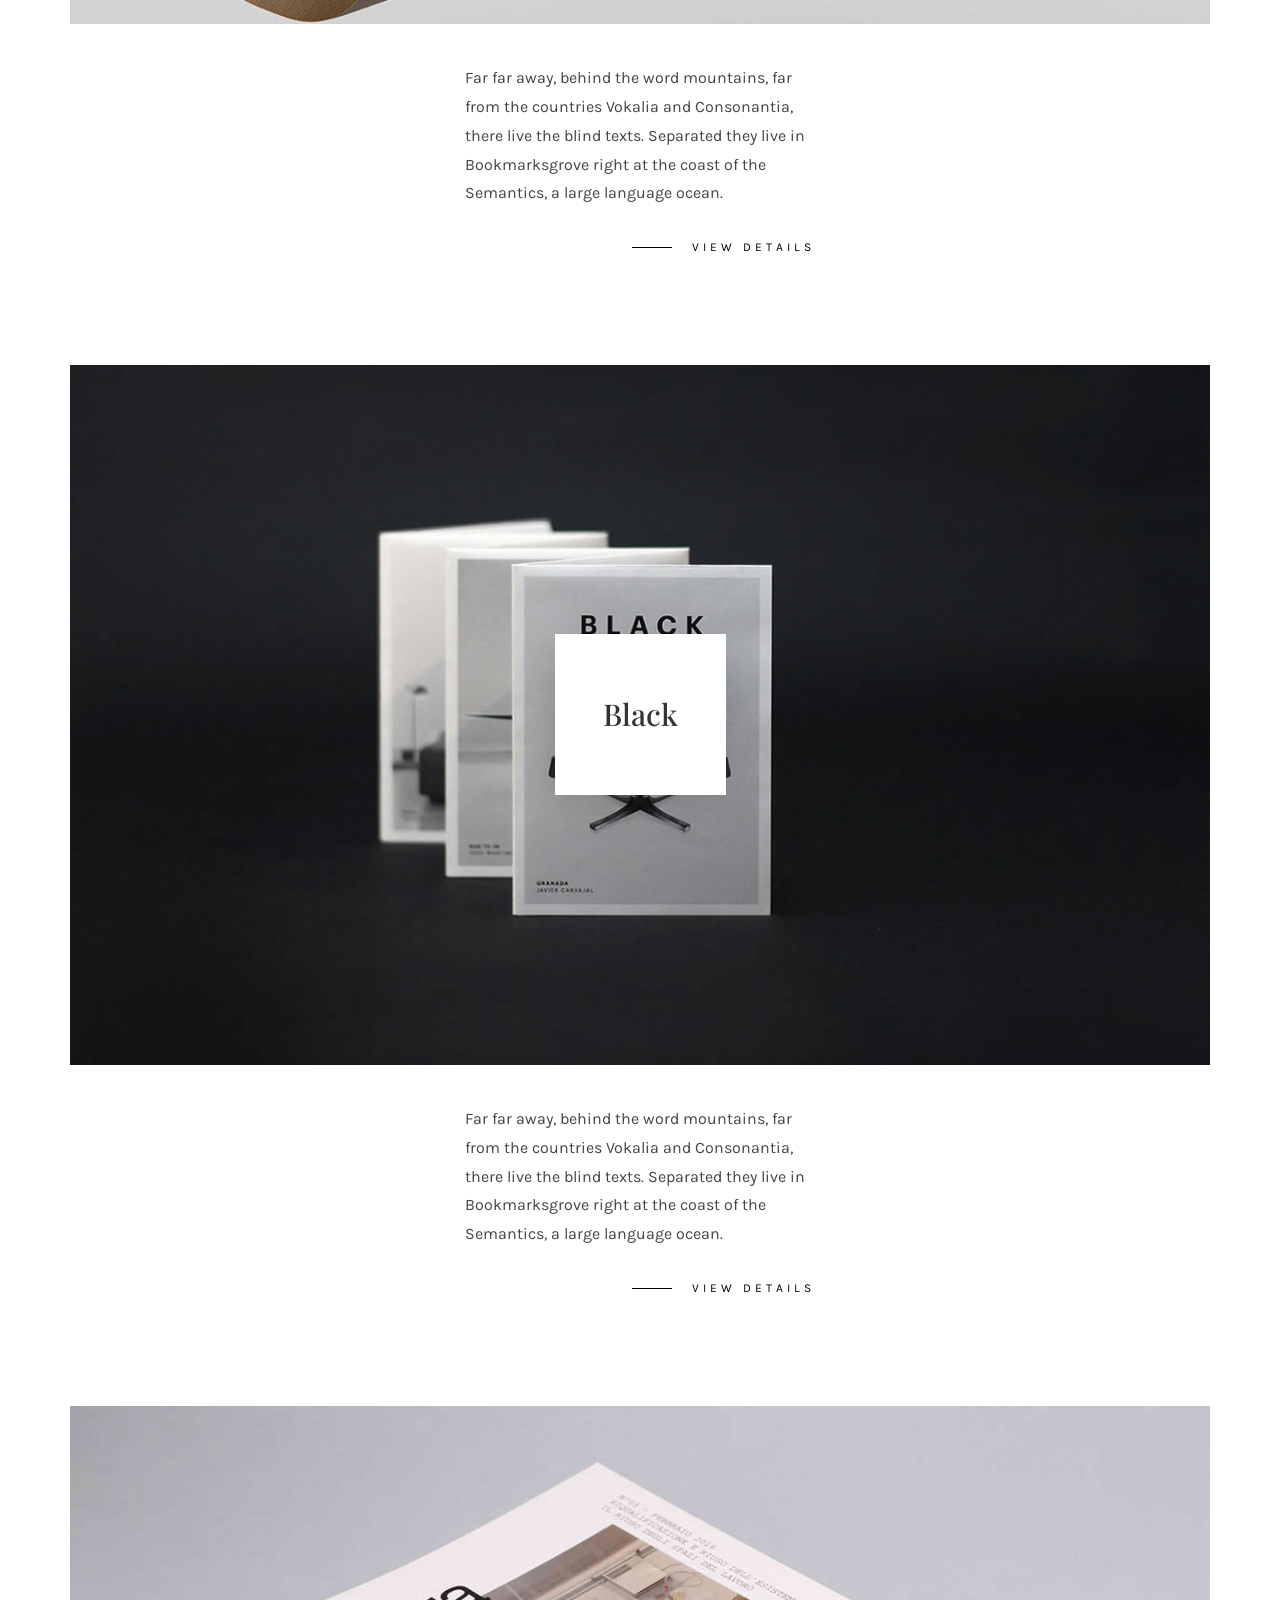
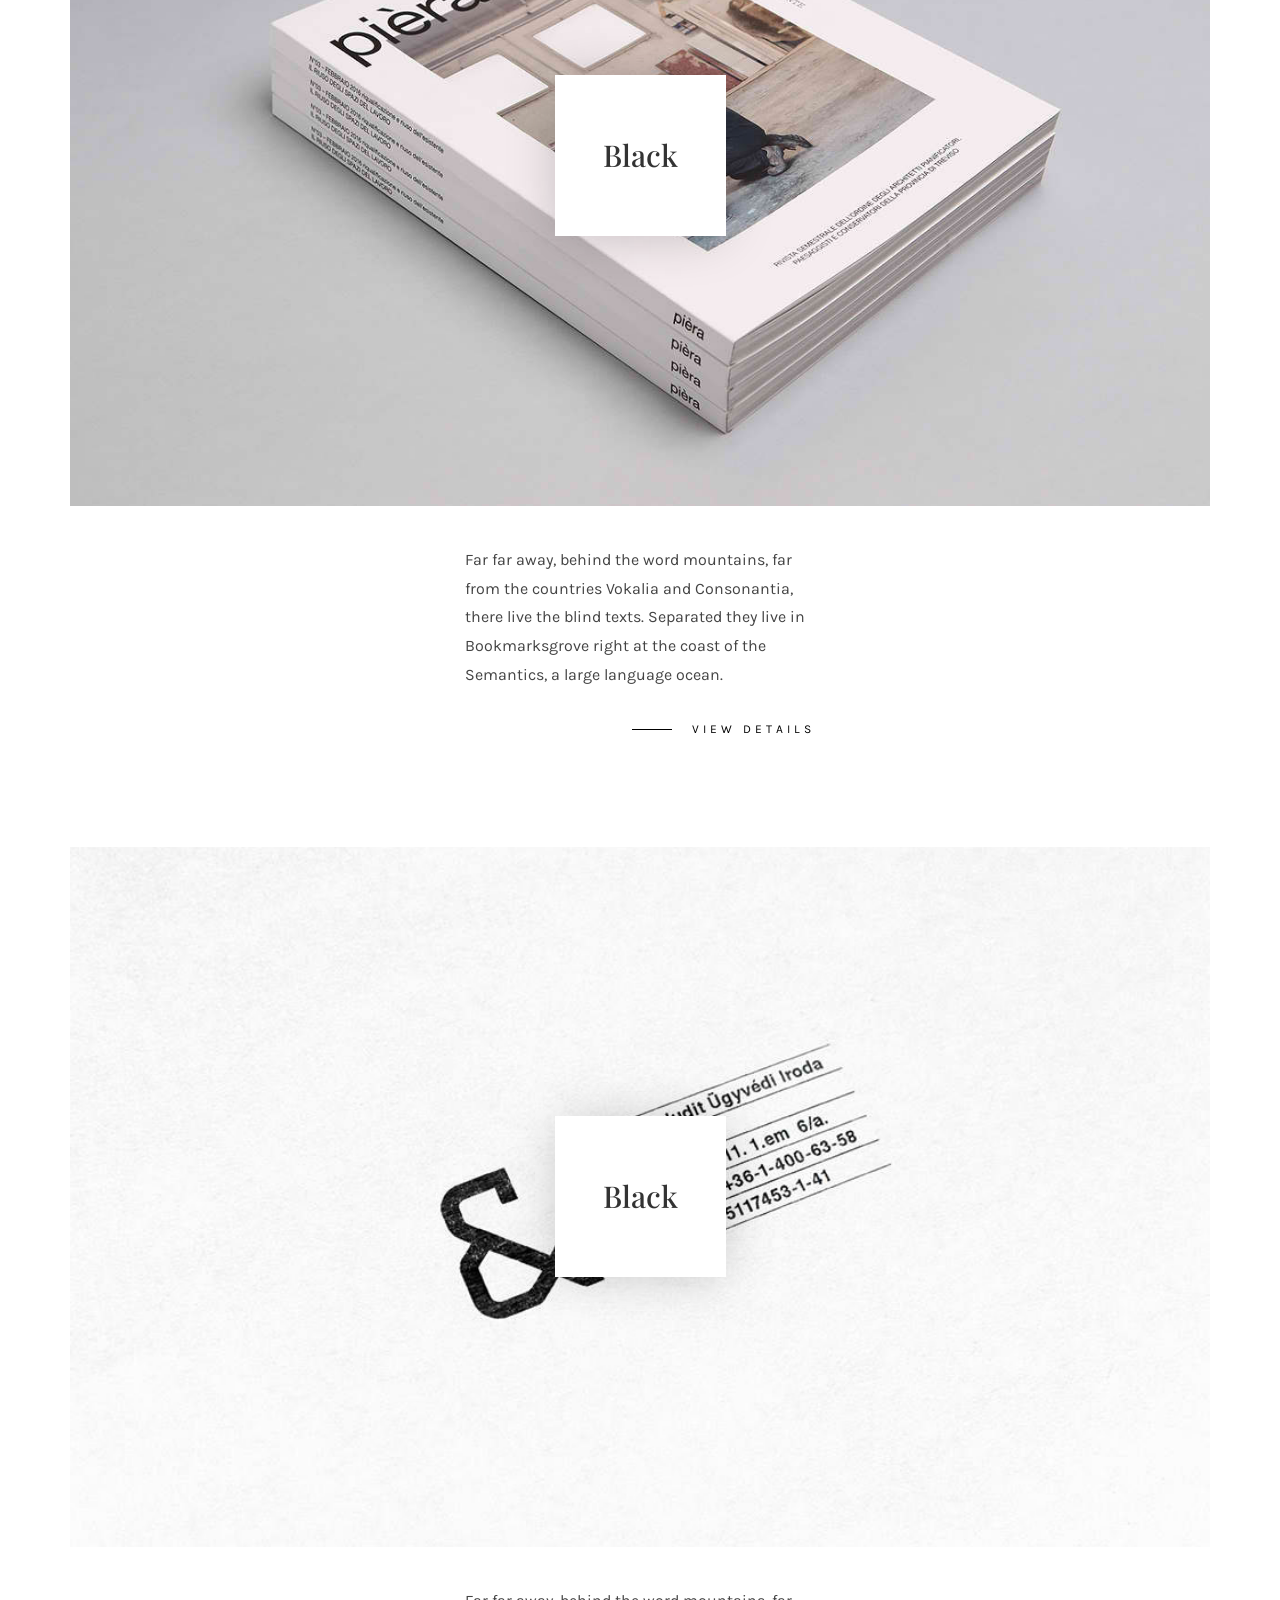
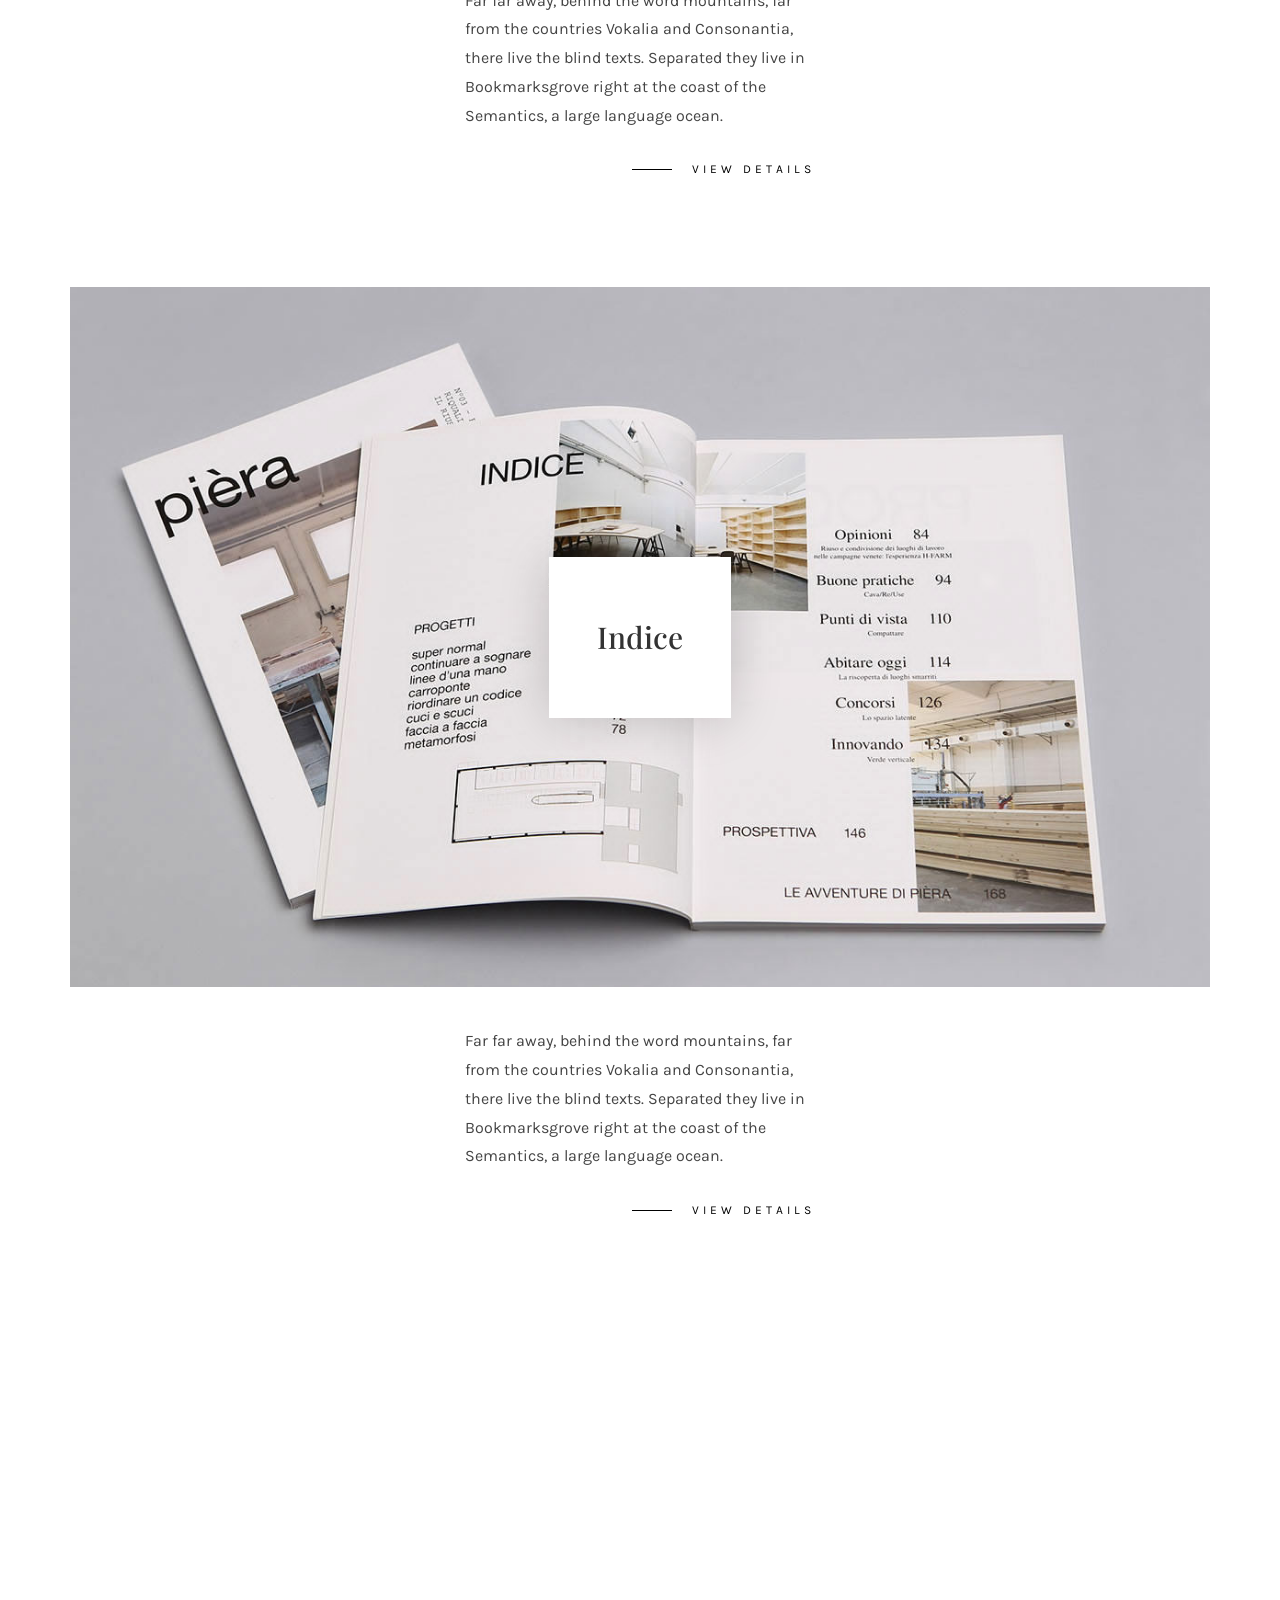
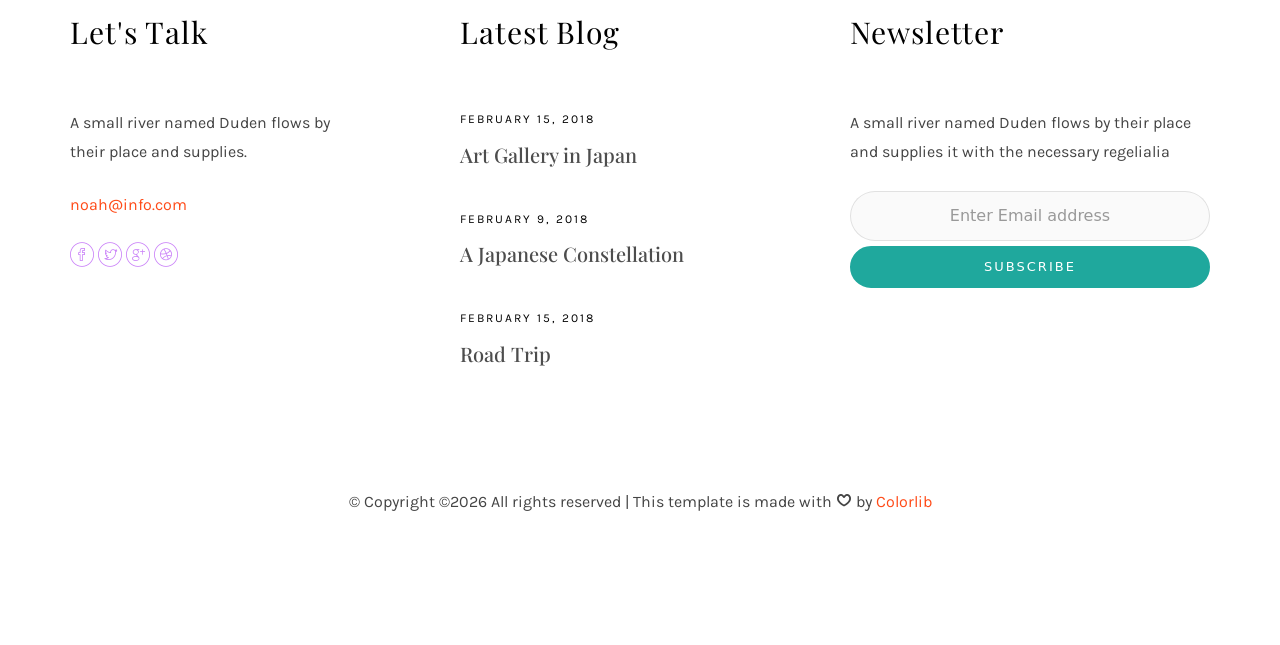
<file: Bytebooster-uk/work.html>
<!DOCTYPE HTML>
<html>
	<head>
	<meta charset="utf-8">
	<meta http-equiv="X-UA-Compatible" content="IE=edge">
	<title>Noah Template</title>
	<meta name="viewport" content="width=device-width, initial-scale=1">
	<meta name="description" content="" />
	<meta name="keywords" content="" />
	<meta name="author" content="" />

  <!-- Facebook and Twitter integration -->
	<meta property="og:title" content=""/>
	<meta property="og:image" content=""/>
	<meta property="og:url" content=""/>
	<meta property="og:site_name" content=""/>
	<meta property="og:description" content=""/>
	<meta name="twitter:title" content="" />
	<meta name="twitter:image" content="" />
	<meta name="twitter:url" content="" />
	<meta name="twitter:card" content="" />

	<!-- Place favicon.ico and apple-touch-icon.png in the root directory -->
	<link rel="shortcut icon" href="favicon.ico">

	<link href="https://fonts.googleapis.com/css?family=Karla:400,700" rel="stylesheet">
	<link href="https://fonts.googleapis.com/css?family=Playfair+Display:400,400i,700" rel="stylesheet">
	
	<!-- Animate.css -->
	<link rel="stylesheet" href="css/animate.css">
	<!-- Icomoon Icon Fonts-->
	<link rel="stylesheet" href="css/icomoon.css">
	<!-- Bootstrap  -->
	<link rel="stylesheet" href="css/bootstrap.css">
	<!-- Owl Carousel -->
	<link rel="stylesheet" href="css/owl.carousel.min.css">
	<link rel="stylesheet" href="css/owl.theme.default.min.css">
	<!-- Magnific Popup -->
	<link rel="stylesheet" href="css/magnific-popup.css">

	<link rel="stylesheet" href="css/style.css">


	<!-- Modernizr JS -->
	<script src="js/modernizr-2.6.2.min.js"></script>
	<!-- FOR IE9 below -->
	<!--[if lt IE 9]>
	<script src="js/respond.min.js"></script>
	<![endif]-->

	</head>
	<body>

	<nav id="colorlib-main-nav" role="navigation">
		<a href="#" class="js-colorlib-nav-toggle colorlib-nav-toggle active"><i></i></a>
		<div class="js-fullheight colorlib-table">
			<div class="colorlib-table-cell js-fullheight">
				<div class="row">
					<div class="col-md-12">
						<div class="form-group">
							<input type="text" class="form-control" id="search" placeholder="Enter any key to search...">
							<button type="submit" class="btn btn-primary"><i class="icon-search3"></i></button>
						</div>
					</div>
				</div>
				<div class="row">
					<div class="col-md-12">
						<ul>
							<li><a href="index.html">Home</a></li>
							<li><a href="services.html">Services</a></li>
							<li class="active"><a href="work.html">Work</a></li>
							<li><a href="blog.html">Blog</a></li>
							<li><a href="about.html">About</a></li>
							<li><a href="contact.html">Contact</a></li>
						</ul>
					</div>
				</div>
				<div class="row">
					<div class="col-md-12">
						<h2 class="head-title">Works</h2>
						<a href="images/work-1.jpg" class="gallery image-popup-link text-center" style="background-image: url(images/work-1.jpg);">
							<span><i class="icon-search3"></i></span>
						</a>
						<a href="images/work-2.jpg" class="gallery image-popup-link text-center" style="background-image: url(images/work-2.jpg);">
							<span><i class="icon-search3"></i></span>
						</a>
						<a href="images/work-3.jpg" class="gallery image-popup-link text-center" style="background-image: url(images/work-3.jpg);">
							<span><i class="icon-search3"></i></span>
						</a>
						<a href="images/work-4.jpg" class="gallery image-popup-link text-center" style="background-image: url(images/work-4.jpg);">
							<span><i class="icon-search3"></i></span>
						</a>
					</div>
				</div>
			</div>
		</div>
	</nav>
	
	<div id="colorlib-page">
		<header>
			<div class="container">
				<div class="row">
					<div class="col-md-12">
						<div class="colorlib-navbar-brand">
							<a class="colorlib-logo" href="index.html"><span>No</span><span>ah</span></a>
						</div>
						<a href="#" class="js-colorlib-nav-toggle colorlib-nav-toggle"><i></i></a>
					</div>
				</div>
			</div>
		</header>
		<div id="colorlib-work">
			<div class="container">
				<div class="row text-center">
					<h2 class="bold">Works</h2>
				</div>
				<div class="row">
					<div class="col-md-12 col-md-offset-0 text-center animate-box intro-heading">
						<span>Portfolio</span>
						<h2>Done Projects</h2>
					</div>
				</div>
				<div class="row">
					<div class="col-md-12">
						<div class="rotate">
							<h2 class="heading">Portfolio</h2>
						</div>
					</div>
				</div>
				<div class="row">
					<div class="col-md-12">
						<div class="work-entry animate-box">
							<a href="work-single.html" class="work-img" style="background-image: url(images/work-1.jpg);">
								<div class="display-t">
									<div class="work-name">
										<h2>Pursuing Best</h2>
									</div>
								</div>
							</a>
							<div class="col-md-4 col-md-offset-4">
								<div class="desc">
									<p>Far far away, behind the word mountains, far from the countries Vokalia and Consonantia, there live the blind texts. Separated they live in Bookmarksgrove right at the coast of the Semantics, a large language ocean.</p>
									<p class="read"><a href="#">View details</a></p>
								</div>
							</div>
						</div>
					</div>
					<div class="col-md-12">
						<div class="work-entry animate-box">
							<a href="work-single.html" class="work-img" style="background-image: url(images/work-2.jpg);">
								<div class="display-t">
									<div class="work-name">
										<h2>Coordinates</h2>
									</div>
								</div>
							</a>
							<div class="col-md-4 col-md-offset-4">
								<div class="desc">
									<p>Far far away, behind the word mountains, far from the countries Vokalia and Consonantia, there live the blind texts. Separated they live in Bookmarksgrove right at the coast of the Semantics, a large language ocean.</p>
									<p class="read"><a href="#">View Details</a></p>
								</div>
							</div>
						</div>
					</div>
					<div class="col-md-12">
						<div class="work-entry animate-box">
							<a href="work-single.html" class="work-img" style="background-image: url(images/work-3.jpg);">
								<div class="display-t">
									<div class="work-name">
										<h2>Cristall</h2>
									</div>
								</div>
							</a>
							<div class="col-md-4 col-md-offset-4">
								<div class="desc">
									<p>Far far away, behind the word mountains, far from the countries Vokalia and Consonantia, there live the blind texts. Separated they live in Bookmarksgrove right at the coast of the Semantics, a large language ocean.</p>
									<p class="read"><a href="#">View details</a></p>
								</div>
							</div>
						</div>
					</div>
					<div class="col-md-12">
						<div class="work-entry animate-box">
							<a href="work-single.html" class="work-img" style="background-image: url(images/work-4.jpg);">
								<div class="display-t">
									<div class="work-name">
										<h2>Black</h2>
									</div>
								</div>
							</a>
							<div class="col-md-4 col-md-offset-4">
								<div class="desc">
									<p>Far far away, behind the word mountains, far from the countries Vokalia and Consonantia, there live the blind texts. Separated they live in Bookmarksgrove right at the coast of the Semantics, a large language ocean.</p>
									<p class="read"><a href="#">View details</a></p>
								</div>
							</div>
						</div>
					</div>
					<div class="col-md-12">
						<div class="work-entry animate-box">
							<a href="work-single.html" class="work-img" style="background-image: url(images/work-5.jpg);">
								<div class="display-t">
									<div class="work-name">
										<h2>Black</h2>
									</div>
								</div>
							</a>
							<div class="col-md-4 col-md-offset-4">
								<div class="desc">
									<p>Far far away, behind the word mountains, far from the countries Vokalia and Consonantia, there live the blind texts. Separated they live in Bookmarksgrove right at the coast of the Semantics, a large language ocean.</p>
									<p class="read"><a href="#">View details</a></p>
								</div>
							</div>
						</div>
					</div>
					<div class="col-md-12">
						<div class="work-entry animate-box">
							<a href="work-single.html" class="work-img" style="background-image: url(images/work-6.jpg);">
								<div class="display-t">
									<div class="work-name">
										<h2>Black</h2>
									</div>
								</div>
							</a>
							<div class="col-md-4 col-md-offset-4">
								<div class="desc">
									<p>Far far away, behind the word mountains, far from the countries Vokalia and Consonantia, there live the blind texts. Separated they live in Bookmarksgrove right at the coast of the Semantics, a large language ocean.</p>
									<p class="read"><a href="#">View details</a></p>
								</div>
							</div>
						</div>
					</div>
					<div class="col-md-12">
						<div class="work-entry animate-box">
							<a href="work-single.html" class="work-img" style="background-image: url(images/work-7.jpg);">
								<div class="display-t">
									<div class="work-name">
										<h2>Indice</h2>
									</div>
								</div>
							</a>
							<div class="col-md-4 col-md-offset-4">
								<div class="desc">
									<p>Far far away, behind the word mountains, far from the countries Vokalia and Consonantia, there live the blind texts. Separated they live in Bookmarksgrove right at the coast of the Semantics, a large language ocean.</p>
									<p class="read"><a href="#">View details</a></p>
								</div>
							</div>
						</div>
					</div>
				</div>
			</div>
		</div>

		<footer>
			<div id="footer">
				<div class="container">
					<div class="row">
						<div class="col-md-4 col-pb-sm">
							<div class="row">
								<div class="col-md-10">
									<h2>Let's Talk</h2>
									<p>A small river named Duden flows by their place and supplies.</p>
									<p><a href="#">noah@info.com</a></p>
									<p class="colorlib-social-icons">
										<a href="#"><i class="icon-facebook4"></i></a>
										<a href="#"><i class="icon-twitter3"></i></a>
										<a href="#"><i class="icon-googleplus"></i></a>
										<a href="#"><i class="icon-dribbble2"></i></a>
									</p>
								</div>
							</div>
						</div>
						<div class="col-md-4 col-pb-sm">
							<h2>Latest Blog</h2>
							<div class="f-entry">
								<a href="#" class="featured-img" style="background-image: url(images/img-1.jpg);"></a>
								<div class="desc">
									<span>February 15, 2018</span>
									<h3><a href="#">Art Gallery in Japan</a></h3>
								</div>
							</div>
							<div class="f-entry">
								<a href="#" class="featured-img" style="background-image: url(images/img-2.jpg);"></a>
								<div class="desc">
									<span>February 9, 2018</span>
									<h3><a href="#">A Japanese Constellation</a></h3>
								</div>
							</div>
							<div class="f-entry">
								<a href="#" class="featured-img" style="background-image: url(images/img-3.jpg);"></a>
								<div class="desc">
									<span>February 15, 2018</span>
									<h3><a href="#">Road Trip</a></h3>
								</div>
							</div>
						</div>
						<div class="col-md-4 col-pb-sm">
							<h2>Newsletter</h2>
							<p>A small river named Duden flows by their place and supplies it with the necessary regelialia</p>
							<div class="subscribe text-center">
								<div class="form-group">
									<input type="text" class="form-control text-center" placeholder="Enter Email address">
									<input type="submit" value="Subscribe" class="btn btn-primary btn-custom">
								</div>
							</div>
						</div>
					</div>
					<div class="row">
						<div class="col-md-12 text-center">
							<p>
								&copy; <!-- Link back to Colorlib can't be removed. Template is licensed under CC BY 3.0. -->
Copyright &copy;<script>document.write(new Date().getFullYear());</script> All rights reserved | This template is made with <i class="icon-heart4" aria-hidden="true"></i> by <a href="https://colorlib.com" target="_blank">Colorlib</a>
<!-- Link back to Colorlib can't be removed. Template is licensed under CC BY 3.0. -->
							</p>
						</div>
					</div>
				</div>
			</div>
		</footer>
	
	</div>

	<!-- jQuery -->
	<script src="js/jquery.min.js"></script>
	<!-- jQuery Easing -->
	<script src="js/jquery.easing.1.3.js"></script>
	<!-- Bootstrap -->
	<script src="js/bootstrap.min.js"></script>
	<!-- Waypoints -->
	<script src="js/jquery.waypoints.min.js"></script>
	<!-- Owl Carousel -->
	<script src="js/owl.carousel.min.js"></script>
	<!-- Magnific Popup -->
	<script src="js/jquery.magnific-popup.min.js"></script>
	<script src="js/magnific-popup-options.js"></script>

	<!-- Main JS (Do not remove) -->
	<script src="js/main.js"></script>

	</body>
</html>
</file>
<file: Bytebooster-uk/css/icomoon.css>
@font-face {
  font-family: 'icomoon';
  src:  url('fonts/icomoon.eot?tmere9');
  src:  url('fonts/icomoon.eot?tmere9#iefix') format('embedded-opentype'),
    url('fonts/icomoon.ttf?tmere9') format('truetype'),
    url('fonts/icomoon.woff?tmere9') format('woff'),
    url('fonts/icomoon.svg?tmere9#icomoon') format('svg');
  font-weight: normal;
  font-style: normal;
}

[class^="icon-"], [class*=" icon-"] {
  /* use !important to prevent issues with browser extensions that change fonts */
  font-family: 'icomoon' !important;
  speak: none;
  font-style: normal;
  font-weight: normal;
  font-variant: normal;
  text-transform: none;
  line-height: 1;

  /* Better Font Rendering =========== */
  -webkit-font-smoothing: antialiased;
  -moz-osx-font-smoothing: grayscale;
}

.icon-activity:before {
  content: "\e900";
}
.icon-airplay:before {
  content: "\e901";
}
.icon-alert-circle:before {
  content: "\e902";
}
.icon-alert-octagon:before {
  content: "\e903";
}
.icon-alert-triangle:before {
  content: "\e904";
}
.icon-align-center:before {
  content: "\e905";
}
.icon-align-justify:before {
  content: "\e906";
}
.icon-align-left:before {
  content: "\e907";
}
.icon-align-right:before {
  content: "\e908";
}
.icon-anchor:before {
  content: "\e909";
}
.icon-aperture:before {
  content: "\e90a";
}
.icon-arrow-down3:before {
  content: "\e90b";
}
.icon-arrow-down-circle:before {
  content: "\e90c";
}
.icon-arrow-down-left3:before {
  content: "\e90d";
}
.icon-arrow-down-right3:before {
  content: "\e90e";
}
.icon-arrow-left3:before {
  content: "\e90f";
}
.icon-arrow-left-circle:before {
  content: "\e910";
}
.icon-arrow-right3:before {
  content: "\e911";
}
.icon-arrow-right-circle:before {
  content: "\e912";
}
.icon-arrow-up3:before {
  content: "\e913";
}
.icon-arrow-up-circle:before {
  content: "\e914";
}
.icon-arrow-up-left3:before {
  content: "\e915";
}
.icon-arrow-up-right3:before {
  content: "\e916";
}
.icon-at-sign:before {
  content: "\e917";
}
.icon-award:before {
  content: "\e918";
}
.icon-bar-chart:before {
  content: "\e919";
}
.icon-bar-chart-2:before {
  content: "\e91a";
}
.icon-battery:before {
  content: "\e91b";
}
.icon-battery-charging:before {
  content: "\e91c";
}
.icon-bell2:before {
  content: "\e91d";
}
.icon-bell-off:before {
  content: "\e91e";
}
.icon-bluetooth:before {
  content: "\e91f";
}
.icon-bold2:before {
  content: "\e920";
}
.icon-book2:before {
  content: "\e921";
}
.icon-book-open:before {
  content: "\e922";
}
.icon-bookmark2:before {
  content: "\e923";
}
.icon-box:before {
  content: "\e924";
}
.icon-briefcase2:before {
  content: "\e925";
}
.icon-calendar2:before {
  content: "\e926";
}
.icon-camera2:before {
  content: "\e927";
}
.icon-camera-off:before {
  content: "\e928";
}
.icon-cast:before {
  content: "\e929";
}
.icon-check:before {
  content: "\e92a";
}
.icon-check-circle:before {
  content: "\e92b";
}
.icon-check-square:before {
  content: "\e92c";
}
.icon-chevron-down:before {
  content: "\e92d";
}
.icon-chevron-left:before {
  content: "\e92e";
}
.icon-chevron-right:before {
  content: "\e92f";
}
.icon-chevron-up:before {
  content: "\e930";
}
.icon-chevrons-down:before {
  content: "\e931";
}
.icon-chevrons-left:before {
  content: "\e932";
}
.icon-chevrons-right:before {
  content: "\e933";
}
.icon-chevrons-up:before {
  content: "\e934";
}
.icon-chrome2:before {
  content: "\e935";
}
.icon-circle:before {
  content: "\e936";
}
.icon-clipboard2:before {
  content: "\e937";
}
.icon-clock3:before {
  content: "\e938";
}
.icon-cloud2:before {
  content: "\e939";
}
.icon-cloud-drizzle:before {
  content: "\e93a";
}
.icon-cloud-lightning:before {
  content: "\e93b";
}
.icon-cloud-off:before {
  content: "\e93c";
}
.icon-cloud-rain:before {
  content: "\e93d";
}
.icon-cloud-snow:before {
  content: "\e93e";
}
.icon-code:before {
  content: "\e93f";
}
.icon-codepen2:before {
  content: "\e940";
}
.icon-command2:before {
  content: "\e941";
}
.icon-compass3:before {
  content: "\e942";
}
.icon-copy2:before {
  content: "\e943";
}
.icon-corner-down-left:before {
  content: "\e944";
}
.icon-corner-down-right:before {
  content: "\e945";
}
.icon-corner-left-down:before {
  content: "\e946";
}
.icon-corner-left-up:before {
  content: "\e947";
}
.icon-corner-right-down:before {
  content: "\e948";
}
.icon-corner-right-up:before {
  content: "\e949";
}
.icon-corner-up-left:before {
  content: "\e94a";
}
.icon-corner-up-right:before {
  content: "\e94b";
}
.icon-cpu:before {
  content: "\e94c";
}
.icon-credit-card2:before {
  content: "\e94d";
}
.icon-crop2:before {
  content: "\e94e";
}
.icon-crosshair:before {
  content: "\e94f";
}
.icon-database2:before {
  content: "\e950";
}
.icon-delete:before {
  content: "\e951";
}
.icon-disc:before {
  content: "\e952";
}
.icon-dollar-sign:before {
  content: "\e953";
}
.icon-download4:before {
  content: "\e954";
}
.icon-download-cloud:before {
  content: "\e955";
}
.icon-droplet2:before {
  content: "\e956";
}
.icon-edit:before {
  content: "\e957";
}
.icon-edit-2:before {
  content: "\e958";
}
.icon-edit-3:before {
  content: "\e959";
}
.icon-external-link:before {
  content: "\e95a";
}
.icon-eye2:before {
  content: "\e95b";
}
.icon-eye-off:before {
  content: "\e95c";
}
.icon-facebook3:before {
  content: "\e95d";
}
.icon-fast-forward:before {
  content: "\e95e";
}
.icon-feather:before {
  content: "\e95f";
}
.icon-file:before {
  content: "\e960";
}
.icon-file-minus:before {
  content: "\e961";
}
.icon-file-plus:before {
  content: "\e962";
}
.icon-file-text3:before {
  content: "\e963";
}
.icon-film2:before {
  content: "\e964";
}
.icon-filter2:before {
  content: "\e965";
}
.icon-flag2:before {
  content: "\e966";
}
.icon-folder2:before {
  content: "\e967";
}
.icon-folder-minus2:before {
  content: "\e968";
}
.icon-folder-plus2:before {
  content: "\e969";
}
.icon-git-branch:before {
  content: "\e96a";
}
.icon-git-commit:before {
  content: "\e96b";
}
.icon-git-merge:before {
  content: "\e96c";
}
.icon-git-pull-request:before {
  content: "\e96d";
}
.icon-github2:before {
  content: "\e96e";
}
.icon-gitlab:before {
  content: "\e96f";
}
.icon-globe:before {
  content: "\e970";
}
.icon-grid:before {
  content: "\e971";
}
.icon-hard-drive:before {
  content: "\e972";
}
.icon-hash:before {
  content: "\e973";
}
.icon-headphones2:before {
  content: "\e974";
}
.icon-heart2:before {
  content: "\e975";
}
.icon-help-circle:before {
  content: "\e976";
}
.icon-home4:before {
  content: "\e977";
}
.icon-image2:before {
  content: "\e978";
}
.icon-inbox:before {
  content: "\e979";
}
.icon-info2:before {
  content: "\e97a";
}
.icon-instagram2:before {
  content: "\e97b";
}
.icon-italic2:before {
  content: "\e97c";
}
.icon-layers:before {
  content: "\e97d";
}
.icon-layout:before {
  content: "\e97e";
}
.icon-life-buoy:before {
  content: "\e97f";
}
.icon-link2:before {
  content: "\e980";
}
.icon-link-2:before {
  content: "\e981";
}
.icon-linkedin3:before {
  content: "\e982";
}
.icon-list3:before {
  content: "\e983";
}
.icon-loader:before {
  content: "\e984";
}
.icon-lock2:before {
  content: "\e985";
}
.icon-log-in:before {
  content: "\e986";
}
.icon-log-out:before {
  content: "\e987";
}
.icon-mail5:before {
  content: "\e988";
}
.icon-map3:before {
  content: "\e989";
}
.icon-map-pin:before {
  content: "\e98a";
}
.icon-maximize:before {
  content: "\e98b";
}
.icon-maximize-2:before {
  content: "\e98c";
}
.icon-menu5:before {
  content: "\e98d";
}
.icon-message-circle:before {
  content: "\e98e";
}
.icon-message-square:before {
  content: "\e98f";
}
.icon-mic2:before {
  content: "\e990";
}
.icon-mic-off:before {
  content: "\e991";
}
.icon-minimize:before {
  content: "\e992";
}
.icon-minimize-2:before {
  content: "\e993";
}
.icon-minus2:before {
  content: "\e994";
}
.icon-minus-circle:before {
  content: "\e995";
}
.icon-minus-square:before {
  content: "\e996";
}
.icon-monitor:before {
  content: "\e997";
}
.icon-moon:before {
  content: "\e998";
}
.icon-more-horizontal:before {
  content: "\e999";
}
.icon-more-vertical:before {
  content: "\e99a";
}
.icon-move:before {
  content: "\e99b";
}
.icon-music2:before {
  content: "\e99c";
}
.icon-navigation:before {
  content: "\e99d";
}
.icon-navigation-2:before {
  content: "\e99e";
}
.icon-octagon:before {
  content: "\e99f";
}
.icon-package:before {
  content: "\e9a0";
}
.icon-paperclip:before {
  content: "\e9a1";
}
.icon-pause3:before {
  content: "\e9a2";
}
.icon-pause-circle:before {
  content: "\e9a3";
}
.icon-percent:before {
  content: "\e9a4";
}
.icon-phone2:before {
  content: "\e9a5";
}
.icon-phone-call:before {
  content: "\e9a6";
}
.icon-phone-forwarded:before {
  content: "\e9a7";
}
.icon-phone-incoming:before {
  content: "\e9a8";
}
.icon-phone-missed:before {
  content: "\e9a9";
}
.icon-phone-off:before {
  content: "\e9aa";
}
.icon-phone-outgoing:before {
  content: "\e9ab";
}
.icon-pie-chart2:before {
  content: "\e9ac";
}
.icon-play4:before {
  content: "\e9ad";
}
.icon-play-circle:before {
  content: "\e9ae";
}
.icon-plus2:before {
  content: "\e9af";
}
.icon-plus-circle:before {
  content: "\e9b0";
}
.icon-plus-square:before {
  content: "\e9b1";
}
.icon-pocket:before {
  content: "\e9b2";
}
.icon-power2:before {
  content: "\e9b3";
}
.icon-printer2:before {
  content: "\e9b4";
}
.icon-radio:before {
  content: "\e9b5";
}
.icon-refresh-ccw:before {
  content: "\e9b6";
}
.icon-refresh-cw:before {
  content: "\e9b7";
}
.icon-repeat:before {
  content: "\e9b8";
}
.icon-rewind:before {
  content: "\e9b9";
}
.icon-rotate-ccw:before {
  content: "\e9ba";
}
.icon-rotate-cw:before {
  content: "\e9bb";
}
.icon-rss3:before {
  content: "\e9bc";
}
.icon-save:before {
  content: "\e9bd";
}
.icon-scissors2:before {
  content: "\e9be";
}
.icon-search2:before {
  content: "\e9bf";
}
.icon-send:before {
  content: "\e9c0";
}
.icon-server:before {
  content: "\e9c1";
}
.icon-settings:before {
  content: "\e9c2";
}
.icon-share3:before {
  content: "\e9c3";
}
.icon-share-2:before {
  content: "\e9c4";
}
.icon-shield2:before {
  content: "\e9c5";
}
.icon-shield-off:before {
  content: "\e9c6";
}
.icon-shopping-bag:before {
  content: "\e9c7";
}
.icon-shopping-cart:before {
  content: "\e9c8";
}
.icon-shuffle2:before {
  content: "\e9c9";
}
.icon-sidebar:before {
  content: "\e9ca";
}
.icon-skip-back:before {
  content: "\e9cb";
}
.icon-skip-forward:before {
  content: "\e9cc";
}
.icon-slack:before {
  content: "\e9cd";
}
.icon-slash:before {
  content: "\e9ce";
}
.icon-sliders:before {
  content: "\e9cf";
}
.icon-smartphone:before {
  content: "\e9d0";
}
.icon-speaker:before {
  content: "\e9d1";
}
.icon-square:before {
  content: "\e9d2";
}
.icon-star:before {
  content: "\e9d3";
}
.icon-stop-circle:before {
  content: "\e9d4";
}
.icon-sun2:before {
  content: "\e9d5";
}
.icon-sunrise:before {
  content: "\e9d6";
}
.icon-sunset:before {
  content: "\e9d7";
}
.icon-tablet2:before {
  content: "\e9d8";
}
.icon-tag:before {
  content: "\e9d9";
}
.icon-target2:before {
  content: "\e9da";
}
.icon-terminal2:before {
  content: "\e9db";
}
.icon-thermometer:before {
  content: "\e9dc";
}
.icon-thumbs-down:before {
  content: "\e9dd";
}
.icon-thumbs-up:before {
  content: "\e9de";
}
.icon-toggle-left:before {
  content: "\e9df";
}
.icon-toggle-right:before {
  content: "\e9e0";
}
.icon-trash:before {
  content: "\e9e1";
}
.icon-trash-2:before {
  content: "\e9e2";
}
.icon-trending-down:before {
  content: "\e9e3";
}
.icon-trending-up:before {
  content: "\e9e4";
}
.icon-triangle:before {
  content: "\e9e5";
}
.icon-truck2:before {
  content: "\e9e6";
}
.icon-tv2:before {
  content: "\e9e7";
}
.icon-twitter2:before {
  content: "\e9e8";
}
.icon-type:before {
  content: "\e9e9";
}
.icon-umbrella:before {
  content: "\e9ea";
}
.icon-underline2:before {
  content: "\e9eb";
}
.icon-unlock:before {
  content: "\e9ec";
}
.icon-upload4:before {
  content: "\e9ed";
}
.icon-upload-cloud:before {
  content: "\e9ee";
}
.icon-user2:before {
  content: "\e9ef";
}
.icon-user-check2:before {
  content: "\e9f0";
}
.icon-user-minus2:before {
  content: "\e9f1";
}
.icon-user-plus2:before {
  content: "\e9f2";
}
.icon-user-x:before {
  content: "\e9f3";
}
.icon-users2:before {
  content: "\e9f4";
}
.icon-video:before {
  content: "\e9f5";
}
.icon-video-off:before {
  content: "\e9f6";
}
.icon-voicemail:before {
  content: "\e9f7";
}
.icon-volume:before {
  content: "\e9f8";
}
.icon-volume-1:before {
  content: "\e9f9";
}
.icon-volume-2:before {
  content: "\e9fa";
}
.icon-volume-x:before {
  content: "\e9fb";
}
.icon-watch:before {
  content: "\e9fc";
}
.icon-wifi:before {
  content: "\e9fd";
}
.icon-wifi-off:before {
  content: "\e9fe";
}
.icon-wind:before {
  content: "\e9ff";
}
.icon-x:before {
  content: "\ea00";
}
.icon-x-circle:before {
  content: "\ea01";
}
.icon-x-square:before {
  content: "\ea02";
}
.icon-zap:before {
  content: "\ea03";
}
.icon-zap-off:before {
  content: "\ea04";
}
.icon-zoom-in2:before {
  content: "\ea05";
}
.icon-zoom-out2:before {
  content: "\ea06";
}
.icon-times:before {
  content: "\ea07";
}
.icon-tick:before {
  content: "\ea08";
}
.icon-plus3:before {
  content: "\ea09";
}
.icon-minus3:before {
  content: "\ea0a";
}
.icon-equals:before {
  content: "\ea0b";
}
.icon-divide:before {
  content: "\ea0c";
}
.icon-chevron-right2:before {
  content: "\ea0d";
}
.icon-chevron-left2:before {
  content: "\ea0e";
}
.icon-arrow-right-thick:before {
  content: "\ea0f";
}
.icon-arrow-left-thick:before {
  content: "\ea10";
}
.icon-th-small:before {
  content: "\ea11";
}
.icon-th-menu:before {
  content: "\ea12";
}
.icon-th-list:before {
  content: "\ea13";
}
.icon-th-large:before {
  content: "\ea14";
}
.icon-home5:before {
  content: "\ea15";
}
.icon-arrow-forward:before {
  content: "\ea16";
}
.icon-arrow-back:before {
  content: "\ea17";
}
.icon-rss4:before {
  content: "\ea18";
}
.icon-location3:before {
  content: "\ea19";
}
.icon-link3:before {
  content: "\ea1a";
}
.icon-image3:before {
  content: "\ea1b";
}
.icon-arrow-up-thick:before {
  content: "\ea1c";
}
.icon-arrow-down-thick:before {
  content: "\ea1d";
}
.icon-starburst:before {
  content: "\ea1e";
}
.icon-starburst-outline:before {
  content: "\ea1f";
}
.icon-star2:before {
  content: "\ea20";
}
.icon-flow-children:before {
  content: "\ea21";
}
.icon-export:before {
  content: "\ea22";
}
.icon-delete2:before {
  content: "\ea23";
}
.icon-delete-outline:before {
  content: "\ea24";
}
.icon-cloud-storage:before {
  content: "\ea25";
}
.icon-wi-fi:before {
  content: "\ea26";
}
.icon-heart3:before {
  content: "\ea27";
}
.icon-flash:before {
  content: "\ea28";
}
.icon-cancel:before {
  content: "\ea29";
}
.icon-backspace:before {
  content: "\ea2a";
}
.icon-attachment2:before {
  content: "\ea2b";
}
.icon-arrow-move:before {
  content: "\ea2c";
}
.icon-warning2:before {
  content: "\ea2d";
}
.icon-user3:before {
  content: "\ea2e";
}
.icon-radar:before {
  content: "\ea2f";
}
.icon-lock-open:before {
  content: "\ea30";
}
.icon-lock-closed:before {
  content: "\ea31";
}
.icon-location-arrow:before {
  content: "\ea32";
}
.icon-info3:before {
  content: "\ea33";
}
.icon-user-delete:before {
  content: "\ea34";
}
.icon-user-add:before {
  content: "\ea35";
}
.icon-media-pause:before {
  content: "\ea36";
}
.icon-group:before {
  content: "\ea37";
}
.icon-chart-pie:before {
  content: "\ea38";
}
.icon-chart-line:before {
  content: "\ea39";
}
.icon-chart-bar:before {
  content: "\ea3a";
}
.icon-chart-area:before {
  content: "\ea3b";
}
.icon-video2:before {
  content: "\ea3c";
}
.icon-point-of-interest:before {
  content: "\ea3d";
}
.icon-infinity:before {
  content: "\ea3e";
}
.icon-globe2:before {
  content: "\ea3f";
}
.icon-eye3:before {
  content: "\ea40";
}
.icon-cog2:before {
  content: "\ea41";
}
.icon-camera3:before {
  content: "\ea42";
}
.icon-upload5:before {
  content: "\ea43";
}
.icon-scissors3:before {
  content: "\ea44";
}
.icon-refresh:before {
  content: "\ea45";
}
.icon-pin:before {
  content: "\ea46";
}
.icon-key3:before {
  content: "\ea47";
}
.icon-info-large:before {
  content: "\ea48";
}
.icon-eject2:before {
  content: "\ea49";
}
.icon-download5:before {
  content: "\ea4a";
}
.icon-zoom:before {
  content: "\ea4b";
}
.icon-zoom-out3:before {
  content: "\ea4c";
}
.icon-zoom-in3:before {
  content: "\ea4d";
}
.icon-sort-numerically:before {
  content: "\ea4e";
}
.icon-sort-alphabetically:before {
  content: "\ea4f";
}
.icon-input-checked:before {
  content: "\ea50";
}
.icon-calender:before {
  content: "\ea51";
}
.icon-world:before {
  content: "\ea52";
}
.icon-notes:before {
  content: "\ea53";
}
.icon-code2:before {
  content: "\ea54";
}
.icon-arrow-sync:before {
  content: "\ea55";
}
.icon-arrow-shuffle:before {
  content: "\ea56";
}
.icon-arrow-repeat:before {
  content: "\ea57";
}
.icon-arrow-minimise:before {
  content: "\ea58";
}
.icon-arrow-maximise:before {
  content: "\ea59";
}
.icon-arrow-loop:before {
  content: "\ea5a";
}
.icon-anchor2:before {
  content: "\ea5b";
}
.icon-spanner:before {
  content: "\ea5c";
}
.icon-puzzle:before {
  content: "\ea5d";
}
.icon-power3:before {
  content: "\ea5e";
}
.icon-plane:before {
  content: "\ea5f";
}
.icon-pi:before {
  content: "\ea60";
}
.icon-phone3:before {
  content: "\ea61";
}
.icon-microphone:before {
  content: "\ea62";
}
.icon-media-rewind:before {
  content: "\ea63";
}
.icon-flag3:before {
  content: "\ea64";
}
.icon-adjust-brightness:before {
  content: "\ea65";
}
.icon-waves:before {
  content: "\ea66";
}
.icon-social-twitter:before {
  content: "\ea67";
}
.icon-social-facebook:before {
  content: "\ea68";
}
.icon-social-dribbble:before {
  content: "\ea69";
}
.icon-media-stop:before {
  content: "\ea6a";
}
.icon-media-record:before {
  content: "\ea6b";
}
.icon-media-play:before {
  content: "\ea6c";
}
.icon-media-fast-forward:before {
  content: "\ea6d";
}
.icon-media-eject:before {
  content: "\ea6e";
}
.icon-social-vimeo:before {
  content: "\ea6f";
}
.icon-social-tumbler:before {
  content: "\ea70";
}
.icon-social-skype:before {
  content: "\ea71";
}
.icon-social-pinterest:before {
  content: "\ea72";
}
.icon-social-linkedin:before {
  content: "\ea73";
}
.icon-social-last-fm:before {
  content: "\ea74";
}
.icon-social-github:before {
  content: "\ea75";
}
.icon-social-flickr:before {
  content: "\ea76";
}
.icon-at:before {
  content: "\ea77";
}
.icon-times-outline:before {
  content: "\ea78";
}
.icon-plus-outline:before {
  content: "\ea79";
}
.icon-minus-outline:before {
  content: "\ea7a";
}
.icon-tick-outline:before {
  content: "\ea7b";
}
.icon-th-large-outline:before {
  content: "\ea7c";
}
.icon-equals-outline:before {
  content: "\ea7d";
}
.icon-divide-outline:before {
  content: "\ea7e";
}
.icon-chevron-right-outline:before {
  content: "\ea7f";
}
.icon-chevron-left-outline:before {
  content: "\ea80";
}
.icon-arrow-right-outline:before {
  content: "\ea81";
}
.icon-arrow-left-outline:before {
  content: "\ea82";
}
.icon-th-small-outline:before {
  content: "\ea83";
}
.icon-th-menu-outline:before {
  content: "\ea84";
}
.icon-th-list-outline:before {
  content: "\ea85";
}
.icon-news:before {
  content: "\ea86";
}
.icon-home-outline:before {
  content: "\ea87";
}
.icon-arrow-up-outline:before {
  content: "\ea88";
}
.icon-arrow-forward-outline:before {
  content: "\ea89";
}
.icon-arrow-down-outline:before {
  content: "\ea8a";
}
.icon-arrow-back-outline:before {
  content: "\ea8b";
}
.icon-trash2:before {
  content: "\ea8c";
}
.icon-rss-outline:before {
  content: "\ea8d";
}
.icon-message:before {
  content: "\ea8e";
}
.icon-location-outline:before {
  content: "\ea8f";
}
.icon-link-outline:before {
  content: "\ea90";
}
.icon-image-outline:before {
  content: "\ea91";
}
.icon-export-outline:before {
  content: "\ea92";
}
.icon-cross2:before {
  content: "\ea93";
}
.icon-wi-fi-outline:before {
  content: "\ea94";
}
.icon-star-outline:before {
  content: "\ea95";
}
.icon-media-pause-outline:before {
  content: "\ea96";
}
.icon-mail6:before {
  content: "\ea97";
}
.icon-heart-outline:before {
  content: "\ea98";
}
.icon-flash-outline:before {
  content: "\ea99";
}
.icon-cancel-outline:before {
  content: "\ea9a";
}
.icon-beaker:before {
  content: "\ea9b";
}
.icon-arrow-move-outline:before {
  content: "\ea9c";
}
.icon-watch2:before {
  content: "\ea9d";
}
.icon-warning-outline:before {
  content: "\ea9e";
}
.icon-time:before {
  content: "\ea9f";
}
.icon-radar-outline:before {
  content: "\eaa0";
}
.icon-lock-open-outline:before {
  content: "\eaa1";
}
.icon-location-arrow-outline:before {
  content: "\eaa2";
}
.icon-info-outline:before {
  content: "\eaa3";
}
.icon-backspace-outline:before {
  content: "\eaa4";
}
.icon-attachment-outline:before {
  content: "\eaa5";
}
.icon-user-outline:before {
  content: "\eaa6";
}
.icon-user-delete-outline:before {
  content: "\eaa7";
}
.icon-user-add-outline:before {
  content: "\eaa8";
}
.icon-lock-closed-outline:before {
  content: "\eaa9";
}
.icon-group-outline:before {
  content: "\eaaa";
}
.icon-chart-pie-outline:before {
  content: "\eaab";
}
.icon-chart-line-outline:before {
  content: "\eaac";
}
.icon-chart-bar-outline:before {
  content: "\eaad";
}
.icon-chart-area-outline:before {
  content: "\eaae";
}
.icon-video-outline:before {
  content: "\eaaf";
}
.icon-point-of-interest-outline:before {
  content: "\eab0";
}
.icon-map4:before {
  content: "\eab1";
}
.icon-key-outline:before {
  content: "\eab2";
}
.icon-infinity-outline:before {
  content: "\eab3";
}
.icon-globe-outline:before {
  content: "\eab4";
}
.icon-eye-outline:before {
  content: "\eab5";
}
.icon-cog-outline:before {
  content: "\eab6";
}
.icon-camera-outline:before {
  content: "\eab7";
}
.icon-upload-outline:before {
  content: "\eab8";
}
.icon-support:before {
  content: "\eab9";
}
.icon-scissors-outline:before {
  content: "\eaba";
}
.icon-refresh-outline:before {
  content: "\eabb";
}
.icon-info-large-outline:before {
  content: "\eabc";
}
.icon-eject-outline:before {
  content: "\eabd";
}
.icon-download-outline:before {
  content: "\eabe";
}
.icon-battery-mid:before {
  content: "\eabf";
}
.icon-battery-low:before {
  content: "\eac0";
}
.icon-battery-high:before {
  content: "\eac1";
}
.icon-zoom-outline:before {
  content: "\eac2";
}
.icon-zoom-out-outline:before {
  content: "\eac3";
}
.icon-zoom-in-outline:before {
  content: "\eac4";
}
.icon-tag2:before {
  content: "\eac5";
}
.icon-tabs-outline:before {
  content: "\eac6";
}
.icon-pin-outline:before {
  content: "\eac7";
}
.icon-message-typing:before {
  content: "\eac8";
}
.icon-directions:before {
  content: "\eac9";
}
.icon-battery-full:before {
  content: "\eaca";
}
.icon-battery-charge:before {
  content: "\eacb";
}
.icon-pipette:before {
  content: "\eacc";
}
.icon-pencil3:before {
  content: "\eacd";
}
.icon-folder3:before {
  content: "\eace";
}
.icon-folder-delete:before {
  content: "\eacf";
}
.icon-folder-add:before {
  content: "\ead0";
}
.icon-edit2:before {
  content: "\ead1";
}
.icon-document:before {
  content: "\ead2";
}
.icon-document-delete:before {
  content: "\ead3";
}
.icon-document-add:before {
  content: "\ead4";
}
.icon-brush:before {
  content: "\ead5";
}
.icon-thumbs-up2:before {
  content: "\ead6";
}
.icon-thumbs-down2:before {
  content: "\ead7";
}
.icon-pen2:before {
  content: "\ead8";
}
.icon-sort-numerically-outline:before {
  content: "\ead9";
}
.icon-sort-alphabetically-outline:before {
  content: "\eada";
}
.icon-social-last-fm-circular:before {
  content: "\eadb";
}
.icon-social-github-circular:before {
  content: "\eadc";
}
.icon-compass4:before {
  content: "\eadd";
}
.icon-bookmark3:before {
  content: "\eade";
}
.icon-input-checked-outline:before {
  content: "\eadf";
}
.icon-code-outline:before {
  content: "\eae0";
}
.icon-calender-outline:before {
  content: "\eae1";
}
.icon-business-card:before {
  content: "\eae2";
}
.icon-arrow-up4:before {
  content: "\eae3";
}
.icon-arrow-sync-outline:before {
  content: "\eae4";
}
.icon-arrow-right4:before {
  content: "\eae5";
}
.icon-arrow-repeat-outline:before {
  content: "\eae6";
}
.icon-arrow-loop-outline:before {
  content: "\eae7";
}
.icon-arrow-left4:before {
  content: "\eae8";
}
.icon-flow-switch:before {
  content: "\eae9";
}
.icon-flow-parallel:before {
  content: "\eaea";
}
.icon-flow-merge:before {
  content: "\eaeb";
}
.icon-document-text:before {
  content: "\eaec";
}
.icon-clipboard3:before {
  content: "\eaed";
}
.icon-calculator2:before {
  content: "\eaee";
}
.icon-arrow-minimise-outline:before {
  content: "\eaef";
}
.icon-arrow-maximise-outline:before {
  content: "\eaf0";
}
.icon-arrow-down4:before {
  content: "\eaf1";
}
.icon-gift2:before {
  content: "\eaf2";
}
.icon-film3:before {
  content: "\eaf3";
}
.icon-database3:before {
  content: "\eaf4";
}
.icon-bell3:before {
  content: "\eaf5";
}
.icon-anchor-outline:before {
  content: "\eaf6";
}
.icon-adjust-contrast:before {
  content: "\eaf7";
}
.icon-world-outline:before {
  content: "\eaf8";
}
.icon-shopping-bag2:before {
  content: "\eaf9";
}
.icon-power-outline:before {
  content: "\eafa";
}
.icon-notes-outline:before {
  content: "\eafb";
}
.icon-device-tablet:before {
  content: "\eafc";
}
.icon-device-phone:before {
  content: "\eafd";
}
.icon-device-laptop:before {
  content: "\eafe";
}
.icon-device-desktop:before {
  content: "\eaff";
}
.icon-briefcase3:before {
  content: "\eb00";
}
.icon-stopwatch2:before {
  content: "\eb01";
}
.icon-spanner-outline:before {
  content: "\eb02";
}
.icon-puzzle-outline:before {
  content: "\eb03";
}
.icon-printer3:before {
  content: "\eb04";
}
.icon-pi-outline:before {
  content: "\eb05";
}
.icon-lightbulb:before {
  content: "\eb06";
}
.icon-flag-outline:before {
  content: "\eb07";
}
.icon-contacts:before {
  content: "\eb08";
}
.icon-archive:before {
  content: "\eb09";
}
.icon-weather-stormy:before {
  content: "\eb0a";
}
.icon-weather-shower:before {
  content: "\eb0b";
}
.icon-weather-partly-sunny:before {
  content: "\eb0c";
}
.icon-weather-downpour:before {
  content: "\eb0d";
}
.icon-weather-cloudy:before {
  content: "\eb0e";
}
.icon-plane-outline:before {
  content: "\eb0f";
}
.icon-phone-outline:before {
  content: "\eb10";
}
.icon-microphone-outline:before {
  content: "\eb11";
}
.icon-weather-windy:before {
  content: "\eb12";
}
.icon-weather-windy-cloudy:before {
  content: "\eb13";
}
.icon-weather-sunny:before {
  content: "\eb14";
}
.icon-weather-snow:before {
  content: "\eb15";
}
.icon-weather-night:before {
  content: "\eb16";
}
.icon-media-stop-outline:before {
  content: "\eb17";
}
.icon-media-rewind-outline:before {
  content: "\eb18";
}
.icon-media-record-outline:before {
  content: "\eb19";
}
.icon-media-play-outline:before {
  content: "\eb1a";
}
.icon-media-fast-forward-outline:before {
  content: "\eb1b";
}
.icon-media-eject-outline:before {
  content: "\eb1c";
}
.icon-wine:before {
  content: "\eb1d";
}
.icon-waves-outline:before {
  content: "\eb1e";
}
.icon-ticket2:before {
  content: "\eb1f";
}
.icon-tags:before {
  content: "\eb20";
}
.icon-plug:before {
  content: "\eb21";
}
.icon-headphones3:before {
  content: "\eb22";
}
.icon-credit-card3:before {
  content: "\eb23";
}
.icon-coffee:before {
  content: "\eb24";
}
.icon-book3:before {
  content: "\eb25";
}
.icon-beer:before {
  content: "\eb26";
}
.icon-volume2:before {
  content: "\eb27";
}
.icon-volume-up:before {
  content: "\eb28";
}
.icon-volume-mute3:before {
  content: "\eb29";
}
.icon-volume-down:before {
  content: "\eb2a";
}
.icon-social-vimeo-circular:before {
  content: "\eb2b";
}
.icon-social-twitter-circular:before {
  content: "\eb2c";
}
.icon-social-pinterest-circular:before {
  content: "\eb2d";
}
.icon-social-linkedin-circular:before {
  content: "\eb2e";
}
.icon-social-facebook-circular:before {
  content: "\eb2f";
}
.icon-social-dribbble-circular:before {
  content: "\eb30";
}
.icon-tree2:before {
  content: "\eb31";
}
.icon-thermometer2:before {
  content: "\eb32";
}
.icon-social-tumbler-circular:before {
  content: "\eb33";
}
.icon-social-skype-outline:before {
  content: "\eb34";
}
.icon-social-flickr-circular:before {
  content: "\eb35";
}
.icon-social-at-circular:before {
  content: "\eb36";
}
.icon-shopping-cart2:before {
  content: "\eb37";
}
.icon-messages:before {
  content: "\eb38";
}
.icon-leaf2:before {
  content: "\eb39";
}
.icon-feather2:before {
  content: "\eb3a";
}
.icon-box2:before {
  content: "\eb3b";
}
.icon-write:before {
  content: "\eb3c";
}
.icon-clock4:before {
  content: "\eb3d";
}
.icon-reply2:before {
  content: "\eb3e";
}
.icon-reply-all:before {
  content: "\eb3f";
}
.icon-forward4:before {
  content: "\eb40";
}
.icon-flag4:before {
  content: "\eb41";
}
.icon-search3:before {
  content: "\eb42";
}
.icon-trash3:before {
  content: "\eb43";
}
.icon-envelope:before {
  content: "\eb44";
}
.icon-bubble3:before {
  content: "\eb45";
}
.icon-bubbles5:before {
  content: "\eb46";
}
.icon-user4:before {
  content: "\eb47";
}
.icon-users3:before {
  content: "\eb48";
}
.icon-cloud3:before {
  content: "\eb49";
}
.icon-download6:before {
  content: "\eb4a";
}
.icon-upload6:before {
  content: "\eb4b";
}
.icon-rain:before {
  content: "\eb4c";
}
.icon-sun3:before {
  content: "\eb4d";
}
.icon-moon2:before {
  content: "\eb4e";
}
.icon-bell4:before {
  content: "\eb4f";
}
.icon-folder4:before {
  content: "\eb50";
}
.icon-pin2:before {
  content: "\eb51";
}
.icon-sound:before {
  content: "\eb52";
}
.icon-microphone2:before {
  content: "\eb53";
}
.icon-camera4:before {
  content: "\eb54";
}
.icon-image4:before {
  content: "\eb55";
}
.icon-cog3:before {
  content: "\eb56";
}
.icon-calendar3:before {
  content: "\eb57";
}
.icon-book4:before {
  content: "\eb58";
}
.icon-map-marker:before {
  content: "\eb59";
}
.icon-store:before {
  content: "\eb5a";
}
.icon-support2:before {
  content: "\eb5b";
}
.icon-tag3:before {
  content: "\eb5c";
}
.icon-heart4:before {
  content: "\eb5d";
}
.icon-video-camera2:before {
  content: "\eb5e";
}
.icon-trophy2:before {
  content: "\eb5f";
}
.icon-cart2:before {
  content: "\eb60";
}
.icon-eye4:before {
  content: "\eb61";
}
.icon-cancel2:before {
  content: "\eb62";
}
.icon-chart:before {
  content: "\eb63";
}
.icon-target3:before {
  content: "\eb64";
}
.icon-printer4:before {
  content: "\eb65";
}
.icon-location4:before {
  content: "\eb66";
}
.icon-bookmark4:before {
  content: "\eb67";
}
.icon-monitor2:before {
  content: "\eb68";
}
.icon-cross3:before {
  content: "\eb69";
}
.icon-plus4:before {
  content: "\eb6a";
}
.icon-left:before {
  content: "\eb6b";
}
.icon-up:before {
  content: "\eb6c";
}
.icon-browser:before {
  content: "\eb6d";
}
.icon-windows2:before {
  content: "\eb6e";
}
.icon-switch2:before {
  content: "\eb6f";
}
.icon-dashboard:before {
  content: "\eb70";
}
.icon-play5:before {
  content: "\eb71";
}
.icon-fast-forward2:before {
  content: "\eb72";
}
.icon-next3:before {
  content: "\eb73";
}
.icon-refresh2:before {
  content: "\eb74";
}
.icon-film4:before {
  content: "\eb75";
}
.icon-home6:before {
  content: "\eb76";
}
.icon-home:before {
  content: "\eb77";
}
.icon-home2:before {
  content: "\eb78";
}
.icon-home3:before {
  content: "\eb79";
}
.icon-office:before {
  content: "\eb7a";
}
.icon-newspaper:before {
  content: "\eb7b";
}
.icon-pencil:before {
  content: "\eb7c";
}
.icon-pencil2:before {
  content: "\eb7d";
}
.icon-quill:before {
  content: "\eb7e";
}
.icon-pen:before {
  content: "\eb7f";
}
.icon-blog:before {
  content: "\eb80";
}
.icon-eyedropper:before {
  content: "\eb81";
}
.icon-droplet:before {
  content: "\eb82";
}
.icon-paint-format:before {
  content: "\eb83";
}
.icon-image:before {
  content: "\eb84";
}
.icon-images:before {
  content: "\eb85";
}
.icon-camera:before {
  content: "\eb86";
}
.icon-headphones:before {
  content: "\eb87";
}
.icon-music:before {
  content: "\eb88";
}
.icon-play:before {
  content: "\eb89";
}
.icon-film:before {
  content: "\eb8a";
}
.icon-video-camera:before {
  content: "\eb8b";
}
.icon-dice:before {
  content: "\eb8c";
}
.icon-pacman:before {
  content: "\eb8d";
}
.icon-spades:before {
  content: "\eb8e";
}
.icon-clubs:before {
  content: "\eb8f";
}
.icon-diamonds:before {
  content: "\eb90";
}
.icon-bullhorn:before {
  content: "\eb91";
}
.icon-connection:before {
  content: "\eb92";
}
.icon-podcast:before {
  content: "\eb93";
}
.icon-feed:before {
  content: "\eb94";
}
.icon-mic:before {
  content: "\eb95";
}
.icon-book:before {
  content: "\eb96";
}
.icon-books:before {
  content: "\eb97";
}
.icon-library:before {
  content: "\eb98";
}
.icon-file-text:before {
  content: "\eb99";
}
.icon-profile:before {
  content: "\eb9a";
}
.icon-file-empty:before {
  content: "\eb9b";
}
.icon-files-empty:before {
  content: "\eb9c";
}
.icon-file-text2:before {
  content: "\eb9d";
}
.icon-file-picture:before {
  content: "\eb9e";
}
.icon-file-music:before {
  content: "\eb9f";
}
.icon-file-play:before {
  content: "\eba0";
}
.icon-file-video:before {
  content: "\eba1";
}
.icon-file-zip:before {
  content: "\eba2";
}
.icon-copy:before {
  content: "\eba3";
}
.icon-paste:before {
  content: "\eba4";
}
.icon-stack:before {
  content: "\eba5";
}
.icon-folder:before {
  content: "\eba6";
}
.icon-folder-open:before {
  content: "\eba7";
}
.icon-folder-plus:before {
  content: "\eba8";
}
.icon-folder-minus:before {
  content: "\eba9";
}
.icon-folder-download:before {
  content: "\ebaa";
}
.icon-folder-upload:before {
  content: "\ebab";
}
.icon-price-tag:before {
  content: "\ebac";
}
.icon-price-tags:before {
  content: "\ebad";
}
.icon-barcode:before {
  content: "\ebae";
}
.icon-qrcode:before {
  content: "\ebaf";
}
.icon-ticket:before {
  content: "\ebb0";
}
.icon-cart:before {
  content: "\ebb1";
}
.icon-coin-dollar:before {
  content: "\ebb2";
}
.icon-coin-euro:before {
  content: "\ebb3";
}
.icon-coin-pound:before {
  content: "\ebb4";
}
.icon-coin-yen:before {
  content: "\ebb5";
}
.icon-credit-card:before {
  content: "\ebb6";
}
.icon-calculator:before {
  content: "\ebb7";
}
.icon-lifebuoy:before {
  content: "\ebb8";
}
.icon-phone:before {
  content: "\ebb9";
}
.icon-phone-hang-up:before {
  content: "\ebba";
}
.icon-address-book:before {
  content: "\ebbb";
}
.icon-envelop:before {
  content: "\ebbc";
}
.icon-pushpin:before {
  content: "\ebbd";
}
.icon-location:before {
  content: "\ebbe";
}
.icon-location2:before {
  content: "\ebbf";
}
.icon-compass:before {
  content: "\ebc0";
}
.icon-compass2:before {
  content: "\ebc1";
}
.icon-map:before {
  content: "\ebc2";
}
.icon-map2:before {
  content: "\ebc3";
}
.icon-history:before {
  content: "\ebc4";
}
.icon-clock:before {
  content: "\ebc5";
}
.icon-clock2:before {
  content: "\ebc6";
}
.icon-alarm:before {
  content: "\ebc7";
}
.icon-bell:before {
  content: "\ebc8";
}
.icon-stopwatch:before {
  content: "\ebc9";
}
.icon-calendar:before {
  content: "\ebca";
}
.icon-printer:before {
  content: "\ebcb";
}
.icon-keyboard:before {
  content: "\ebcc";
}
.icon-display:before {
  content: "\ebcd";
}
.icon-laptop:before {
  content: "\ebce";
}
.icon-mobile:before {
  content: "\ebcf";
}
.icon-mobile2:before {
  content: "\ebd0";
}
.icon-tablet:before {
  content: "\ebd1";
}
.icon-tv:before {
  content: "\ebd2";
}
.icon-drawer:before {
  content: "\ebd3";
}
.icon-drawer2:before {
  content: "\ebd4";
}
.icon-box-add:before {
  content: "\ebd5";
}
.icon-box-remove:before {
  content: "\ebd6";
}
.icon-download:before {
  content: "\ebd7";
}
.icon-upload:before {
  content: "\ebd8";
}
.icon-floppy-disk:before {
  content: "\ebd9";
}
.icon-drive:before {
  content: "\ebda";
}
.icon-database:before {
  content: "\ebdb";
}
.icon-undo:before {
  content: "\ebdc";
}
.icon-redo:before {
  content: "\ebdd";
}
.icon-undo2:before {
  content: "\ebde";
}
.icon-redo2:before {
  content: "\ebdf";
}
.icon-forward:before {
  content: "\ebe0";
}
.icon-reply:before {
  content: "\ebe1";
}
.icon-bubble:before {
  content: "\ebe2";
}
.icon-bubbles:before {
  content: "\ebe3";
}
.icon-bubbles2:before {
  content: "\ebe4";
}
.icon-bubble2:before {
  content: "\ebe5";
}
.icon-bubbles3:before {
  content: "\ebe6";
}
.icon-bubbles4:before {
  content: "\ebe7";
}
.icon-user:before {
  content: "\ebe8";
}
.icon-users:before {
  content: "\ebe9";
}
.icon-user-plus:before {
  content: "\ebea";
}
.icon-user-minus:before {
  content: "\ebeb";
}
.icon-user-check:before {
  content: "\ebec";
}
.icon-user-tie:before {
  content: "\ebed";
}
.icon-quotes-left:before {
  content: "\ebee";
}
.icon-quotes-right:before {
  content: "\ebef";
}
.icon-hour-glass:before {
  content: "\ebf0";
}
.icon-spinner:before {
  content: "\ebf1";
}
.icon-spinner2:before {
  content: "\ebf2";
}
.icon-spinner3:before {
  content: "\ebf3";
}
.icon-spinner4:before {
  content: "\ebf4";
}
.icon-spinner5:before {
  content: "\ebf5";
}
.icon-spinner6:before {
  content: "\ebf6";
}
.icon-spinner7:before {
  content: "\ebf7";
}
.icon-spinner8:before {
  content: "\ebf8";
}
.icon-spinner9:before {
  content: "\ebf9";
}
.icon-spinner10:before {
  content: "\ebfa";
}
.icon-spinner11:before {
  content: "\ebfb";
}
.icon-binoculars:before {
  content: "\ebfc";
}
.icon-search:before {
  content: "\ebfd";
}
.icon-zoom-in:before {
  content: "\ebfe";
}
.icon-zoom-out:before {
  content: "\ebff";
}
.icon-enlarge:before {
  content: "\ec00";
}
.icon-shrink:before {
  content: "\ec01";
}
.icon-enlarge2:before {
  content: "\ec02";
}
.icon-shrink2:before {
  content: "\ec03";
}
.icon-key:before {
  content: "\ec04";
}
.icon-key2:before {
  content: "\ec05";
}
.icon-lock:before {
  content: "\ec06";
}
.icon-unlocked:before {
  content: "\ec07";
}
.icon-wrench:before {
  content: "\ec08";
}
.icon-equalizer:before {
  content: "\ec09";
}
.icon-equalizer2:before {
  content: "\ec0a";
}
.icon-cog:before {
  content: "\ec0b";
}
.icon-cogs:before {
  content: "\ec0c";
}
.icon-hammer:before {
  content: "\ec0d";
}
.icon-magic-wand:before {
  content: "\ec0e";
}
.icon-aid-kit:before {
  content: "\ec0f";
}
.icon-bug:before {
  content: "\ec10";
}
.icon-pie-chart:before {
  content: "\ec11";
}
.icon-stats-dots:before {
  content: "\ec12";
}
.icon-stats-bars:before {
  content: "\ec13";
}
.icon-stats-bars2:before {
  content: "\ec14";
}
.icon-trophy:before {
  content: "\ec15";
}
.icon-gift:before {
  content: "\ec16";
}
.icon-glass:before {
  content: "\ec17";
}
.icon-glass2:before {
  content: "\ec18";
}
.icon-mug:before {
  content: "\ec19";
}
.icon-spoon-knife:before {
  content: "\ec1a";
}
.icon-leaf:before {
  content: "\ec1b";
}
.icon-rocket:before {
  content: "\ec1c";
}
.icon-meter:before {
  content: "\ec1d";
}
.icon-meter2:before {
  content: "\ec1e";
}
.icon-hammer2:before {
  content: "\ec1f";
}
.icon-fire:before {
  content: "\ec20";
}
.icon-lab:before {
  content: "\ec21";
}
.icon-magnet:before {
  content: "\ec22";
}
.icon-bin:before {
  content: "\ec23";
}
.icon-bin2:before {
  content: "\ec24";
}
.icon-briefcase:before {
  content: "\ec25";
}
.icon-airplane:before {
  content: "\ec26";
}
.icon-truck:before {
  content: "\ec27";
}
.icon-road:before {
  content: "\ec28";
}
.icon-accessibility:before {
  content: "\ec29";
}
.icon-target:before {
  content: "\ec2a";
}
.icon-shield:before {
  content: "\ec2b";
}
.icon-power:before {
  content: "\ec2c";
}
.icon-switch:before {
  content: "\ec2d";
}
.icon-power-cord:before {
  content: "\ec2e";
}
.icon-clipboard:before {
  content: "\ec2f";
}
.icon-list-numbered:before {
  content: "\ec30";
}
.icon-list:before {
  content: "\ec31";
}
.icon-list2:before {
  content: "\ec32";
}
.icon-tree:before {
  content: "\ec33";
}
.icon-menu:before {
  content: "\ec34";
}
.icon-menu2:before {
  content: "\ec35";
}
.icon-menu3:before {
  content: "\ec36";
}
.icon-menu4:before {
  content: "\ec37";
}
.icon-cloud:before {
  content: "\ec38";
}
.icon-cloud-download:before {
  content: "\ec39";
}
.icon-cloud-upload:before {
  content: "\ec3a";
}
.icon-cloud-check:before {
  content: "\ec3b";
}
.icon-download2:before {
  content: "\ec3c";
}
.icon-upload2:before {
  content: "\ec3d";
}
.icon-download3:before {
  content: "\ec3e";
}
.icon-upload3:before {
  content: "\ec3f";
}
.icon-sphere:before {
  content: "\ec40";
}
.icon-earth:before {
  content: "\ec41";
}
.icon-link:before {
  content: "\ec42";
}
.icon-flag:before {
  content: "\ec43";
}
.icon-attachment:before {
  content: "\ec44";
}
.icon-eye:before {
  content: "\ec45";
}
.icon-eye-plus:before {
  content: "\ec46";
}
.icon-eye-minus:before {
  content: "\ec47";
}
.icon-eye-blocked:before {
  content: "\ec48";
}
.icon-bookmark:before {
  content: "\ec49";
}
.icon-bookmarks:before {
  content: "\ec4a";
}
.icon-sun:before {
  content: "\ec4b";
}
.icon-contrast:before {
  content: "\ec4c";
}
.icon-brightness-contrast:before {
  content: "\ec4d";
}
.icon-star-empty:before {
  content: "\ec4e";
}
.icon-star-half:before {
  content: "\ec4f";
}
.icon-star-full:before {
  content: "\ec50";
}
.icon-heart:before {
  content: "\ec51";
}
.icon-heart-broken:before {
  content: "\ec52";
}
.icon-man:before {
  content: "\ec53";
}
.icon-woman:before {
  content: "\ec54";
}
.icon-man-woman:before {
  content: "\ec55";
}
.icon-happy:before {
  content: "\ec56";
}
.icon-happy2:before {
  content: "\ec57";
}
.icon-smile:before {
  content: "\ec58";
}
.icon-smile2:before {
  content: "\ec59";
}
.icon-tongue:before {
  content: "\ec5a";
}
.icon-tongue2:before {
  content: "\ec5b";
}
.icon-sad:before {
  content: "\ec5c";
}
.icon-sad2:before {
  content: "\ec5d";
}
.icon-wink:before {
  content: "\ec5e";
}
.icon-wink2:before {
  content: "\ec5f";
}
.icon-grin:before {
  content: "\ec60";
}
.icon-grin2:before {
  content: "\ec61";
}
.icon-cool:before {
  content: "\ec62";
}
.icon-cool2:before {
  content: "\ec63";
}
.icon-angry:before {
  content: "\ec64";
}
.icon-angry2:before {
  content: "\ec65";
}
.icon-evil:before {
  content: "\ec66";
}
.icon-evil2:before {
  content: "\ec67";
}
.icon-shocked:before {
  content: "\ec68";
}
.icon-shocked2:before {
  content: "\ec69";
}
.icon-baffled:before {
  content: "\ec6a";
}
.icon-baffled2:before {
  content: "\ec6b";
}
.icon-confused:before {
  content: "\ec6c";
}
.icon-confused2:before {
  content: "\ec6d";
}
.icon-neutral:before {
  content: "\ec6e";
}
.icon-neutral2:before {
  content: "\ec6f";
}
.icon-hipster:before {
  content: "\ec70";
}
.icon-hipster2:before {
  content: "\ec71";
}
.icon-wondering:before {
  content: "\ec72";
}
.icon-wondering2:before {
  content: "\ec73";
}
.icon-sleepy:before {
  content: "\ec74";
}
.icon-sleepy2:before {
  content: "\ec75";
}
.icon-frustrated:before {
  content: "\ec76";
}
.icon-frustrated2:before {
  content: "\ec77";
}
.icon-crying:before {
  content: "\ec78";
}
.icon-crying2:before {
  content: "\ec79";
}
.icon-point-up:before {
  content: "\ec7a";
}
.icon-point-right:before {
  content: "\ec7b";
}
.icon-point-down:before {
  content: "\ec7c";
}
.icon-point-left:before {
  content: "\ec7d";
}
.icon-warning:before {
  content: "\ec7e";
}
.icon-notification:before {
  content: "\ec7f";
}
.icon-question:before {
  content: "\ec80";
}
.icon-plus:before {
  content: "\ec81";
}
.icon-minus:before {
  content: "\ec82";
}
.icon-info:before {
  content: "\ec83";
}
.icon-cancel-circle:before {
  content: "\ec84";
}
.icon-blocked:before {
  content: "\ec85";
}
.icon-cross:before {
  content: "\ec86";
}
.icon-checkmark:before {
  content: "\ec87";
}
.icon-checkmark2:before {
  content: "\ec88";
}
.icon-spell-check:before {
  content: "\ec89";
}
.icon-enter:before {
  content: "\ec8a";
}
.icon-exit:before {
  content: "\ec8b";
}
.icon-play2:before {
  content: "\ec8c";
}
.icon-pause:before {
  content: "\ec8d";
}
.icon-stop:before {
  content: "\ec8e";
}
.icon-previous:before {
  content: "\ec8f";
}
.icon-next:before {
  content: "\ec90";
}
.icon-backward:before {
  content: "\ec91";
}
.icon-forward2:before {
  content: "\ec92";
}
.icon-play3:before {
  content: "\ec93";
}
.icon-pause2:before {
  content: "\ec94";
}
.icon-stop2:before {
  content: "\ec95";
}
.icon-backward2:before {
  content: "\ec96";
}
.icon-forward3:before {
  content: "\ec97";
}
.icon-first:before {
  content: "\ec98";
}
.icon-last:before {
  content: "\ec99";
}
.icon-previous2:before {
  content: "\ec9a";
}
.icon-next2:before {
  content: "\ec9b";
}
.icon-eject:before {
  content: "\ec9c";
}
.icon-volume-high:before {
  content: "\ec9d";
}
.icon-volume-medium:before {
  content: "\ec9e";
}
.icon-volume-low:before {
  content: "\ec9f";
}
.icon-volume-mute:before {
  content: "\eca0";
}
.icon-volume-mute2:before {
  content: "\eca1";
}
.icon-volume-increase:before {
  content: "\eca2";
}
.icon-volume-decrease:before {
  content: "\eca3";
}
.icon-loop:before {
  content: "\eca4";
}
.icon-loop2:before {
  content: "\eca5";
}
.icon-infinite:before {
  content: "\eca6";
}
.icon-shuffle:before {
  content: "\eca7";
}
.icon-arrow-up-left:before {
  content: "\eca8";
}
.icon-arrow-up:before {
  content: "\eca9";
}
.icon-arrow-up-right:before {
  content: "\ecaa";
}
.icon-arrow-right:before {
  content: "\ecab";
}
.icon-arrow-down-right:before {
  content: "\ecac";
}
.icon-arrow-down:before {
  content: "\ecad";
}
.icon-arrow-down-left:before {
  content: "\ecae";
}
.icon-arrow-left:before {
  content: "\ecaf";
}
.icon-arrow-up-left2:before {
  content: "\ecb0";
}
.icon-arrow-up2:before {
  content: "\ecb1";
}
.icon-arrow-up-right2:before {
  content: "\ecb2";
}
.icon-arrow-right2:before {
  content: "\ecb3";
}
.icon-arrow-down-right2:before {
  content: "\ecb4";
}
.icon-arrow-down2:before {
  content: "\ecb5";
}
.icon-arrow-down-left2:before {
  content: "\ecb6";
}
.icon-arrow-left2:before {
  content: "\ecb7";
}
.icon-circle-up:before {
  content: "\ecb8";
}
.icon-circle-right:before {
  content: "\ecb9";
}
.icon-circle-down:before {
  content: "\ecba";
}
.icon-circle-left:before {
  content: "\ecbb";
}
.icon-tab:before {
  content: "\ecbc";
}
.icon-move-up:before {
  content: "\ecbd";
}
.icon-move-down:before {
  content: "\ecbe";
}
.icon-sort-alpha-asc:before {
  content: "\ecbf";
}
.icon-sort-alpha-desc:before {
  content: "\ecc0";
}
.icon-sort-numeric-asc:before {
  content: "\ecc1";
}
.icon-sort-numberic-desc:before {
  content: "\ecc2";
}
.icon-sort-amount-asc:before {
  content: "\ecc3";
}
.icon-sort-amount-desc:before {
  content: "\ecc4";
}
.icon-command:before {
  content: "\ecc5";
}
.icon-shift:before {
  content: "\ecc6";
}
.icon-ctrl:before {
  content: "\ecc7";
}
.icon-opt:before {
  content: "\ecc8";
}
.icon-checkbox-checked:before {
  content: "\ecc9";
}
.icon-checkbox-unchecked:before {
  content: "\ecca";
}
.icon-radio-checked:before {
  content: "\eccb";
}
.icon-radio-checked2:before {
  content: "\eccc";
}
.icon-radio-unchecked:before {
  content: "\eccd";
}
.icon-crop:before {
  content: "\ecce";
}
.icon-make-group:before {
  content: "\eccf";
}
.icon-ungroup:before {
  content: "\ecd0";
}
.icon-scissors:before {
  content: "\ecd1";
}
.icon-filter:before {
  content: "\ecd2";
}
.icon-font:before {
  content: "\ecd3";
}
.icon-ligature:before {
  content: "\ecd4";
}
.icon-ligature2:before {
  content: "\ecd5";
}
.icon-text-height:before {
  content: "\ecd6";
}
.icon-text-width:before {
  content: "\ecd7";
}
.icon-font-size:before {
  content: "\ecd8";
}
.icon-bold:before {
  content: "\ecd9";
}
.icon-underline:before {
  content: "\ecda";
}
.icon-italic:before {
  content: "\ecdb";
}
.icon-strikethrough:before {
  content: "\ecdc";
}
.icon-omega:before {
  content: "\ecdd";
}
.icon-sigma:before {
  content: "\ecde";
}
.icon-page-break:before {
  content: "\ecdf";
}
.icon-superscript:before {
  content: "\ece0";
}
.icon-subscript:before {
  content: "\ece1";
}
.icon-superscript2:before {
  content: "\ece2";
}
.icon-subscript2:before {
  content: "\ece3";
}
.icon-text-color:before {
  content: "\ece4";
}
.icon-pagebreak:before {
  content: "\ece5";
}
.icon-clear-formatting:before {
  content: "\ece6";
}
.icon-table:before {
  content: "\ece7";
}
.icon-table2:before {
  content: "\ece8";
}
.icon-insert-template:before {
  content: "\ece9";
}
.icon-pilcrow:before {
  content: "\ecea";
}
.icon-ltr:before {
  content: "\eceb";
}
.icon-rtl:before {
  content: "\ecec";
}
.icon-section:before {
  content: "\eced";
}
.icon-paragraph-left:before {
  content: "\ecee";
}
.icon-paragraph-center:before {
  content: "\ecef";
}
.icon-paragraph-right:before {
  content: "\ecf0";
}
.icon-paragraph-justify:before {
  content: "\ecf1";
}
.icon-indent-increase:before {
  content: "\ecf2";
}
.icon-indent-decrease:before {
  content: "\ecf3";
}
.icon-share:before {
  content: "\ecf4";
}
.icon-new-tab:before {
  content: "\ecf5";
}
.icon-embed:before {
  content: "\ecf6";
}
.icon-embed2:before {
  content: "\ecf7";
}
.icon-terminal:before {
  content: "\ecf8";
}
.icon-share2:before {
  content: "\ecf9";
}
.icon-mail:before {
  content: "\ecfa";
}
.icon-mail2:before {
  content: "\ecfb";
}
.icon-mail3:before {
  content: "\ecfc";
}
.icon-mail4:before {
  content: "\ecfd";
}
.icon-amazon:before {
  content: "\ecfe";
}
.icon-google:before {
  content: "\ecff";
}
.icon-google2:before {
  content: "\ed00";
}
.icon-google3:before {
  content: "\ed01";
}
.icon-google-plus:before {
  content: "\ed02";
}
.icon-google-plus2:before {
  content: "\ed03";
}
.icon-google-plus3:before {
  content: "\ed04";
}
.icon-hangouts:before {
  content: "\ed05";
}
.icon-google-drive:before {
  content: "\ed06";
}
.icon-facebook:before {
  content: "\ed07";
}
.icon-facebook2:before {
  content: "\ed08";
}
.icon-instagram:before {
  content: "\ed09";
}
.icon-whatsapp:before {
  content: "\ed0a";
}
.icon-spotify:before {
  content: "\ed0b";
}
.icon-telegram:before {
  content: "\ed0c";
}
.icon-twitter:before {
  content: "\ed0d";
}
.icon-vine:before {
  content: "\ed0e";
}
.icon-vk:before {
  content: "\ed0f";
}
.icon-renren:before {
  content: "\ed10";
}
.icon-sina-weibo:before {
  content: "\ed11";
}
.icon-rss:before {
  content: "\ed12";
}
.icon-rss2:before {
  content: "\ed13";
}
.icon-youtube:before {
  content: "\ed14";
}
.icon-youtube2:before {
  content: "\ed15";
}
.icon-twitch:before {
  content: "\ed16";
}
.icon-vimeo:before {
  content: "\ed17";
}
.icon-vimeo2:before {
  content: "\ed18";
}
.icon-lanyrd:before {
  content: "\ed19";
}
.icon-flickr:before {
  content: "\ed1a";
}
.icon-flickr2:before {
  content: "\ed1b";
}
.icon-flickr3:before {
  content: "\ed1c";
}
.icon-flickr4:before {
  content: "\ed1d";
}
.icon-dribbble:before {
  content: "\ed1e";
}
.icon-behance:before {
  content: "\ed1f";
}
.icon-behance2:before {
  content: "\ed20";
}
.icon-deviantart:before {
  content: "\ed21";
}
.icon-500px:before {
  content: "\ed22";
}
.icon-steam:before {
  content: "\ed23";
}
.icon-steam2:before {
  content: "\ed24";
}
.icon-dropbox:before {
  content: "\ed25";
}
.icon-onedrive:before {
  content: "\ed26";
}
.icon-github:before {
  content: "\ed27";
}
.icon-npm:before {
  content: "\ed28";
}
.icon-basecamp:before {
  content: "\ed29";
}
.icon-trello:before {
  content: "\ed2a";
}
.icon-wordpress:before {
  content: "\ed2b";
}
.icon-joomla:before {
  content: "\ed2c";
}
.icon-ello:before {
  content: "\ed2d";
}
.icon-blogger:before {
  content: "\ed2e";
}
.icon-blogger2:before {
  content: "\ed2f";
}
.icon-tumblr:before {
  content: "\ed30";
}
.icon-tumblr2:before {
  content: "\ed31";
}
.icon-yahoo:before {
  content: "\ed32";
}
.icon-yahoo2:before {
  content: "\ed33";
}
.icon-tux:before {
  content: "\ed34";
}
.icon-appleinc:before {
  content: "\ed35";
}
.icon-finder:before {
  content: "\ed36";
}
.icon-android:before {
  content: "\ed37";
}
.icon-windows:before {
  content: "\ed38";
}
.icon-windows8:before {
  content: "\ed39";
}
.icon-soundcloud:before {
  content: "\ed3a";
}
.icon-soundcloud2:before {
  content: "\ed3b";
}
.icon-skype:before {
  content: "\ed3c";
}
.icon-reddit:before {
  content: "\ed3d";
}
.icon-hackernews:before {
  content: "\ed3e";
}
.icon-wikipedia:before {
  content: "\ed3f";
}
.icon-linkedin:before {
  content: "\ed40";
}
.icon-linkedin2:before {
  content: "\ed41";
}
.icon-lastfm:before {
  content: "\ed42";
}
.icon-lastfm2:before {
  content: "\ed43";
}
.icon-delicious:before {
  content: "\ed44";
}
.icon-stumbleupon:before {
  content: "\ed45";
}
.icon-stumbleupon2:before {
  content: "\ed46";
}
.icon-stackoverflow:before {
  content: "\ed47";
}
.icon-pinterest:before {
  content: "\ed48";
}
.icon-pinterest2:before {
  content: "\ed49";
}
.icon-xing:before {
  content: "\ed4a";
}
.icon-xing2:before {
  content: "\ed4b";
}
.icon-flattr:before {
  content: "\ed4c";
}
.icon-foursquare:before {
  content: "\ed4d";
}
.icon-yelp:before {
  content: "\ed4e";
}
.icon-paypal:before {
  content: "\ed4f";
}
.icon-chrome:before {
  content: "\ed50";
}
.icon-firefox:before {
  content: "\ed51";
}
.icon-IE:before {
  content: "\ed52";
}
.icon-edge:before {
  content: "\ed53";
}
.icon-safari:before {
  content: "\ed54";
}
.icon-opera:before {
  content: "\ed55";
}
.icon-file-pdf:before {
  content: "\ed56";
}
.icon-file-openoffice:before {
  content: "\ed57";
}
.icon-file-word:before {
  content: "\ed58";
}
.icon-file-excel:before {
  content: "\ed59";
}
.icon-libreoffice:before {
  content: "\ed5a";
}
.icon-html-five:before {
  content: "\ed5b";
}
.icon-html-five2:before {
  content: "\ed5c";
}
.icon-css3:before {
  content: "\ed5d";
}
.icon-git:before {
  content: "\ed5e";
}
.icon-codepen:before {
  content: "\ed5f";
}
.icon-svg:before {
  content: "\ed60";
}
.icon-IcoMoon:before {
  content: "\ed61";
}
.icon-mobile3:before {
  content: "\e000";
}
.icon-laptop2:before {
  content: "\e001";
}
.icon-desktop:before {
  content: "\e002";
}
.icon-tablet3:before {
  content: "\e003";
}
.icon-phone4:before {
  content: "\e004";
}
.icon-document2:before {
  content: "\e005";
}
.icon-documents:before {
  content: "\e006";
}
.icon-search4:before {
  content: "\e007";
}
.icon-clipboard4:before {
  content: "\e008";
}
.icon-newspaper2:before {
  content: "\e009";
}
.icon-notebook:before {
  content: "\e00a";
}
.icon-book-open2:before {
  content: "\e00b";
}
.icon-browser2:before {
  content: "\e00c";
}
.icon-calendar4:before {
  content: "\e00d";
}
.icon-presentation:before {
  content: "\e00e";
}
.icon-picture:before {
  content: "\e00f";
}
.icon-pictures:before {
  content: "\e010";
}
.icon-video3:before {
  content: "\e011";
}
.icon-camera5:before {
  content: "\e012";
}
.icon-printer5:before {
  content: "\e013";
}
.icon-toolbox:before {
  content: "\e014";
}
.icon-briefcase4:before {
  content: "\e015";
}
.icon-wallet:before {
  content: "\e016";
}
.icon-gift3:before {
  content: "\e017";
}
.icon-bargraph:before {
  content: "\e018";
}
.icon-grid2:before {
  content: "\e019";
}
.icon-expand:before {
  content: "\e01a";
}
.icon-focus:before {
  content: "\e01b";
}
.icon-edit3:before {
  content: "\e01c";
}
.icon-adjustments:before {
  content: "\e01d";
}
.icon-ribbon:before {
  content: "\e01e";
}
.icon-hourglass:before {
  content: "\e01f";
}
.icon-lock3:before {
  content: "\e020";
}
.icon-megaphone:before {
  content: "\e021";
}
.icon-shield3:before {
  content: "\e022";
}
.icon-trophy3:before {
  content: "\e023";
}
.icon-flag5:before {
  content: "\e024";
}
.icon-map5:before {
  content: "\e025";
}
.icon-puzzle2:before {
  content: "\e026";
}
.icon-basket:before {
  content: "\e027";
}
.icon-envelope2:before {
  content: "\e028";
}
.icon-streetsign:before {
  content: "\e029";
}
.icon-telescope:before {
  content: "\e02a";
}
.icon-gears:before {
  content: "\e02b";
}
.icon-key4:before {
  content: "\e02c";
}
.icon-paperclip2:before {
  content: "\e02d";
}
.icon-attachment3:before {
  content: "\e02e";
}
.icon-pricetags:before {
  content: "\e02f";
}
.icon-lightbulb2:before {
  content: "\e030";
}
.icon-layers2:before {
  content: "\e031";
}
.icon-pencil4:before {
  content: "\e032";
}
.icon-tools:before {
  content: "\e033";
}
.icon-tools-2:before {
  content: "\e034";
}
.icon-scissors4:before {
  content: "\e035";
}
.icon-paintbrush:before {
  content: "\e036";
}
.icon-magnifying-glass:before {
  content: "\e037";
}
.icon-circle-compass:before {
  content: "\e038";
}
.icon-linegraph:before {
  content: "\e039";
}
.icon-mic3:before {
  content: "\e03a";
}
.icon-strategy:before {
  content: "\e03b";
}
.icon-beaker2:before {
  content: "\e03c";
}
.icon-caution:before {
  content: "\e03d";
}
.icon-recycle:before {
  content: "\e03e";
}
.icon-anchor3:before {
  content: "\e03f";
}
.icon-profile-male:before {
  content: "\e040";
}
.icon-profile-female:before {
  content: "\e041";
}
.icon-bike:before {
  content: "\e042";
}
.icon-wine2:before {
  content: "\e043";
}
.icon-hotairballoon:before {
  content: "\e044";
}
.icon-globe3:before {
  content: "\e045";
}
.icon-genius:before {
  content: "\e046";
}
.icon-map-pin2:before {
  content: "\e047";
}
.icon-dial:before {
  content: "\e048";
}
.icon-chat:before {
  content: "\e049";
}
.icon-heart5:before {
  content: "\e04a";
}
.icon-cloud4:before {
  content: "\e04b";
}
.icon-upload7:before {
  content: "\e04c";
}
.icon-download7:before {
  content: "\e04d";
}
.icon-target4:before {
  content: "\e04e";
}
.icon-hazardous:before {
  content: "\e04f";
}
.icon-piechart:before {
  content: "\e050";
}
.icon-speedometer:before {
  content: "\e051";
}
.icon-global:before {
  content: "\e052";
}
.icon-compass5:before {
  content: "\e053";
}
.icon-lifesaver:before {
  content: "\e054";
}
.icon-clock5:before {
  content: "\e055";
}
.icon-aperture2:before {
  content: "\e056";
}
.icon-quote:before {
  content: "\e057";
}
.icon-scope:before {
  content: "\e058";
}
.icon-alarmclock:before {
  content: "\e059";
}
.icon-refresh3:before {
  content: "\e05a";
}
.icon-happy3:before {
  content: "\e05b";
}
.icon-sad3:before {
  content: "\e05c";
}
.icon-facebook4:before {
  content: "\e05d";
}
.icon-twitter3:before {
  content: "\e05e";
}
.icon-googleplus:before {
  content: "\e05f";
}
.icon-rss5:before {
  content: "\e060";
}
.icon-tumblr3:before {
  content: "\e061";
}
.icon-linkedin4:before {
  content: "\e062";
}
.icon-dribbble2:before {
  content: "\e063";
}
.icon-heart6:before {
  content: "\ed62";
}
.icon-cloud5:before {
  content: "\ed63";
}
.icon-star3:before {
  content: "\ed64";
}
.icon-tv3:before {
  content: "\ed65";
}
.icon-sound2:before {
  content: "\ed66";
}
.icon-video4:before {
  content: "\ed67";
}
.icon-trash4:before {
  content: "\ed68";
}
.icon-user5:before {
  content: "\ed69";
}
.icon-key5:before {
  content: "\ed6a";
}
.icon-search5:before {
  content: "\ed6b";
}
.icon-settings2:before {
  content: "\ed6c";
}
.icon-camera6:before {
  content: "\ed6d";
}
.icon-tag4:before {
  content: "\ed6e";
}
.icon-lock4:before {
  content: "\ed6f";
}
.icon-bulb:before {
  content: "\ed70";
}
.icon-pen3:before {
  content: "\ed71";
}
.icon-diamond:before {
  content: "\ed72";
}
.icon-display2:before {
  content: "\ed73";
}
.icon-location5:before {
  content: "\ed74";
}
.icon-eye5:before {
  content: "\ed75";
}
.icon-bubble4:before {
  content: "\ed76";
}
.icon-stack2:before {
  content: "\ed77";
}
.icon-cup:before {
  content: "\ed78";
}
.icon-phone5:before {
  content: "\ed79";
}
.icon-news2:before {
  content: "\ed7a";
}
.icon-mail7:before {
  content: "\ed7b";
}
.icon-like:before {
  content: "\ed7c";
}
.icon-photo:before {
  content: "\ed7d";
}
.icon-note:before {
  content: "\ed7e";
}
.icon-clock6:before {
  content: "\ed7f";
}
.icon-paperplane:before {
  content: "\ed80";
}
.icon-params:before {
  content: "\ed81";
}
.icon-banknote:before {
  content: "\ed82";
}
.icon-data:before {
  content: "\ed83";
}
.icon-music3:before {
  content: "\ed84";
}
.icon-megaphone2:before {
  content: "\ed85";
}
.icon-study:before {
  content: "\ed86";
}
.icon-lab2:before {
  content: "\ed87";
}
.icon-food:before {
  content: "\ed88";
}
.icon-t-shirt:before {
  content: "\ed89";
}
.icon-fire2:before {
  content: "\ed8a";
}
.icon-clip:before {
  content: "\ed8b";
}
.icon-shop:before {
  content: "\ed8c";
}
.icon-calendar5:before {
  content: "\ed8d";
}
.icon-wallet2:before {
  content: "\ed8e";
}
.icon-vynil:before {
  content: "\ed8f";
}
.icon-truck3:before {
  content: "\ed90";
}
.icon-world2:before {
  content: "\ed91";
}
</file>
<file: Bytebooster-uk/css/style.css>
@font-face {
  font-family: 'icomoon';
  src: url("../fonts/icomoon/icomoon.eot?srf3rx");
  src: url("../fonts/icomoon/icomoon.eot?srf3rx#iefix") format("embedded-opentype"), url("../fonts/icomoon/icomoon.ttf?srf3rx") format("truetype"), url("../fonts/icomoon/icomoon.woff?srf3rx") format("woff"), url("../fonts/icomoon/icomoon.svg?srf3rx#icomoon") format("svg");
  font-weight: normal;
  font-style: normal;
}

/* =======================================================
*
* 	Template Style 
*	Edit this section

* ======================================================= */


body {
  font-family: "Karla", Arial, sans-serif;
  line-height: 1.8;
  font-size: 16px;
  font-weight: 400;
  background: #fafafa;
  color: gray;
}

body.menu-show {
  overflow: hidden;
  position: fixed;
  height: 100%;
  width: 100%;
}

#colorlib-wrapper {
  height: 100%;
  width: 100%;
  overflow: hidden;
}

#colorlib-wrapper>div {
  width: 100%;
  height: 100%;
  overflow-y: hidden;
}

a {
  color: #CA82F8;
  -webkit-transition: 0.5s;
  -o-transition: 0.5s;
  transition: 0.5s;
}

a:hover {
  text-decoration: underline;
  color: #CA82F8;
}

a:focus,
a:active {
  outline: none;
}

p,
span {
  margin-bottom: 1.5em;
  font-weight: 400;
  font-family: "Karla", Arial, sans-serif;
}

ul,
ol {
  display: block;
  margin-bottom: 1.5em;
}

span {
  font-size: 18px;
  color: rgba(114, 114, 114, 0.8);
}

h1,
h2,
h3,
h4,
h5,
h6 {
  color: rgba(0, 0, 0, 0.8);
  font-family: "Playfair Display", Georgia, serif;
  margin: 0 0 30px 0;
}

::-webkit-selection {
  color: #fcfcfc;
  background: #b7c2c2;
}

::-moz-selection {
  color: #fcfcfc;
  background: #b7c2c2;
}

::selection {
  color: #fcfcfc;
  background: #b7c2c2;
}

#colorlib-page {
  position: relative;
  -webkit-transition: all 0.8s cubic-bezier(0.175, 0.885, 0.32, 1.275);
  -moz-transition: all 0.8s cubic-bezier(0.175, 0.885, 0.32, 1.275);
  -ms-transition: all 0.8s cubic-bezier(0.175, 0.885, 0.32, 1.275);
  -o-transition: all 0.8s cubic-bezier(0.175, 0.885, 0.32, 1.275);
  transition: all 0.8s cubic-bezier(0.175, 0.885, 0.32, 1.275);
  -webkit-transform: scale(1);
  -moz-transform: scale(1);
  -ms-transform: scale(1);
  -o-transform: scale(1);
  transform: scale(1);
}

.menu-show #colorlib-page {
  -webkit-transform: scale(0.99);
  -moz-transform: scale(0.99);
  -ms-transform: scale(0.99);
  -o-transform: scale(0.99);
  transform: scale(0.99);
  position: relative;
}

.menu-show #colorlib-page:after {
  position: absolute;
  top: 0;
  bottom: 0;
  left: 0;
  right: 0;
  content: '';
  background: rgba(0, 0, 0, 0.4);
}

@media screen and (max-width: 768px) {
  #colorlib-page {
    padding-top: 5em;
  }
}


.colorlib-navbar-brand img {
  width: 150px;
  height: 80px;
}

#colorlib-main-nav {
  position: absolute;
  top: 0;
  bottom: 0;
  right: 0;
  padding: 4em 40px 40px 40px;
  width: 360px;
  height: 100%;
  background: white;
  z-index: 1002;
  text-align: center;
  visibility: hidden;
  opacity: 0;
  -webkit-transition: all 0.8s cubic-bezier(0.175, 0.885, 0.32, 1.275);
  -moz-transition: all 0.8s cubic-bezier(0.175, 0.885, 0.32, 1.275);
  -ms-transition: all 0.8s cubic-bezier(0.175, 0.885, 0.32, 1.275);
  -o-transition: all 0.8s cubic-bezier(0.175, 0.885, 0.32, 1.275);
  transition: all 0.8s cubic-bezier(0.175, 0.885, 0.32, 1.275);
  -webkit-transform: scale(0);
  -moz-transform: scale(0);
  -ms-transform: scale(0);
  -o-transform: scale(0);
  transform: scale(0);
  overflow-y: scroll;
}

@media screen and (max-width: 768px) {
  #colorlib-main-nav {
    width: 300px;
  }
}

#colorlib-main-nav .colorlib-nav-toggle {
  position: absolute;
  top: 5px;
  right: 40px;
  padding: 20px;
  height: 44px;
  width: 44px;
  background: rgba(0, 0, 0, 0.05);
  line-height: 0;
  padding: 0 !important;
  visibility: hidden;
  opacity: 0;
  -webkit-border-radius: 2px;
  -moz-border-radius: 2px;
  -ms-border-radius: 2px;
  border-radius: 2px;
  -webkit-transition: 0.3s;
  -o-transition: 0.3s;
  transition: 0.3s;
}

#colorlib-main-nav .colorlib-nav-toggle i {
  top: 18px !important;
  left: 0 !important;
  margin: 0 !important;
  padding: 0 !important;
  line-height: 0;
  text-indent: 0;
}

#colorlib-main-nav .colorlib-nav-toggle.show {
  visibility: visible;
  opacity: 1;
}

#colorlib-main-nav .colorlib-nav-toggle:hover {
  background: black;
}

#colorlib-main-nav .colorlib-nav-toggle:hover i::before,
#colorlib-main-nav .colorlib-nav-toggle:hover i::after {
  content: '';
  width: 20px;
  height: 1px;
  background: #fff;
  position: absolute;
  left: 0;
}

.menu-show #colorlib-main-nav {
  visibility: visible;
  opacity: 1;
  -webkit-transform: scale(1);
  -moz-transform: scale(1);
  -ms-transform: scale(1);
  -o-transform: scale(1);
  transform: scale(1);
}

#colorlib-main-nav ul {
  padding: 0;
  margin: 0 0 3em 0;
}

@media screen and (max-width: 768px) {
  #colorlib-main-nav ul {
    padding: 20px 0 0 0;
  }
}

#colorlib-main-nav ul li {
  padding: 0;
  margin: 0;
  list-style: none;
  text-align: left;
}

#colorlib-main-nav ul li a {
  display: block;
  color: black;
  font-size: 14px;
  padding: 10px 0;
  text-transform: uppercase;
  font-weight: 400;
}

@media screen and (max-width: 768px) {
  #colorlib-main-nav ul li a {
    font-size: 16px;
  }
}

#colorlib-main-nav ul li a:hover,
#colorlib-main-nav ul li a:active,
#colorlib-main-nav ul li a:focus {
  color: black;
  outline: none;
  text-decoration: none;
}

#colorlib-main-nav ul li.active a {
  color: #CA82F8;
}

#colorlib-main-nav .form-group {
  margin-bottom: 40px;
  position: relative;
  width: 100%;
}

@media screen and (max-width: 480px) {
  #colorlib-main-nav .form-group {
    width: 100%;
  }
}

#colorlib-main-nav .form-group input::-webkit-input-placeholder {
  color: #333333;
}

#colorlib-main-nav .form-group input::-moz-input-placeholder {
  color: #333333;
}

#colorlib-main-nav .form-group input::-ms-input-placeholder {
  color: #333333;
}

#colorlib-main-nav .form-group input::-o-input-placeholder {
  color: #333333;
}

#colorlib-main-nav .form-group input::input-placeholder {
  color: #333333;
}

#colorlib-main-nav #search {
  font-size: 14px;
  width: 100%;
  padding-right: 3em;
  border: none;
  border: 2px solid #f2f2f2;
  background: #fafafa;
  color: #333333 !important;
}

#colorlib-main-nav button {
  position: absolute;
  top: 0;
  right: -4px;
  -webkit-border-radius: 0;
  -moz-border-radius: 0;
  -ms-border-radius: 0;
  border-radius: 0;
  background: #CA82F8;
  color: #fff;
  border: none;
  padding: 16px;
}

#colorlib-main-nav #email {
  font-size: 18px;
  width: 100%;
  border: none;
  border: 2px solid #fff;
  background: #fff;
  color: #333333 !important;
}

#colorlib-main-nav .gallery {
  float: left;
  width: 50%;
  height: 150px;
  position: relative;
  display: table;
  z-index: 0;
  text-decoration: none;
}

@media screen and (max-width: 768px) {
  #colorlib-main-nav .gallery {
    width: 25%;
  }
}

@media screen and (max-width: 480px) {
  #colorlib-main-nav .gallery {
    width: 50%;
  }
}

#colorlib-main-nav .gallery:after {
  position: absolute;
  top: 0;
  left: 0;
  right: 0;
  bottom: 0;
  content: '';
  background: rgba(0, 0, 0, 0.3);
  opacity: 0;
  z-index: -1;
  -webkit-transition: 0.3s;
  -o-transition: 0.3s;
  transition: 0.3s;
}

#colorlib-main-nav .gallery span {
  display: table-cell;
  vertical-align: middle;
  height: 150px;
  opacity: 0;
  -webkit-transition: 1s;
  -o-transition: 1s;
  transition: 1s;
}

#colorlib-main-nav .gallery span i {
  color: #fff;
  font-size: 20px;
}

#colorlib-main-nav .gallery:hover:after,
#colorlib-main-nav .gallery:focus:after {
  opacity: 1;
}

#colorlib-main-nav .gallery:hover span,
#colorlib-main-nav .gallery:focus span {
  opacity: 1;
}

header {
  padding: 2em 0;
  position: absolute;
  top: 0;
  left: 0;
  right: 0;
  z-index: 9;
  margin: 0 auto;
}

@media screen and (max-width: 768px) {
  header {
    padding: 2em 0;
  }
}

header .colorlib-navbar-brand {
  float: left;
}

header .colorlib-navbar-brand .colorlib-logo {
  font-size: 20px;
  text-transform: uppercase;
  color: #000;
  font-weight: 400;
  letter-spacing: 5px;
  padding: 7px;
  border: 1px solid #000;
  display: block;
  text-align: center;
  background: #000;
}

header .colorlib-navbar-brand .colorlib-logo span {
  display: block;
  margin-bottom: 0;
  line-height: 1.2;
  color: #fff;
}

header .colorlib-navbar-brand .colorlib-logo:hover {
  text-decoration: none !important;
}

header .colorlib-navbar-brand .colorlib-logo:active,
header .colorlib-navbar-brand .colorlib-logo:focus {
  outline: none;
  text-decoration: none;
}

#colorlib-services,
#colorlib-contact,
#colorlib-work,
#colorlib-blog,
#colorlib-testimony,
#colorlib-progress,
#colorlib-contact,
#colorlib-about {
  padding: 10em 0;
  clear: both;
  position: relative;
}

@media screen and (max-width: 768px) {

  #colorlib-services,
  #colorlib-contact,
  #colorlib-work,
  #colorlib-blog,
  #colorlib-testimony,
  #colorlib-progress,
  #colorlib-contact,
  #colorlib-about {
    padding: 5em 0;
  }
}

.rotate {
  position: absolute;
  top: .4em;
  left: -50px;
}

.rotate .heading {
  font-family: "Karla", Arial, sans-serif;
  font-size: 14px;
  text-transform: uppercase;
  letter-spacing: 1em;
  -webkit-transform: rotate(90deg);
  -moz-transform: rotate(90deg);
  -ms-transform: rotate(90deg);
  -o-transform: rotate(90deg);
  transform: rotate(90deg);
  -webkit-transform-origin: left top 0;
  -moz-transform-origin: left top 0;
  -ms-transform-origin: left top 0;
  -o-transform-origin: left top 0;
  transform-origin: left top 0;
  position: relative;
}

.rotate .heading:after {
  position: absolute;
  top: 8px;
  right: -40px;
  content: '';
  background: #000;
  width: 40px;
  height: 1px;
}

.about-desc {
  padding-top: 3em;
}

.about-desc h2 {
  line-height: 1.3;
}

.about-desc h2 span {
  display: block;
  margin-bottom: 0;
  color: #000;
  font-size: 50px;
  font-family: "Playfair Display", Georgia, serif;
}

.about-desc .desc {
  padding-left: 6em;
  position: relative;
}

.about-desc .rotate {
  position: absolute;
  top: 7px;
  left: 30px;
}

.about-desc .rotate .heading {
  font-family: "Karla", Arial, sans-serif;
  font-size: 14px;
  text-transform: uppercase;
  letter-spacing: 1em;
  -webkit-transform: rotate(90deg);
  -moz-transform: rotate(90deg);
  -ms-transform: rotate(90deg);
  -o-transform: rotate(90deg);
  transform: rotate(90deg);
  -webkit-transform-origin: left top 0;
  -ms-transform-origin: left top 0;
  transform-origin: left top 0;
  position: relative;
}

.about-desc .rotate .heading:after {
  position: absolute;
  top: 8px;
  right: -40px;
  content: '';
  background: #000;
  width: 40px;
  height: 1px;
}

.bold {
  position: absolute;
  top: 0;
  left: 0;
  right: 0;
  font-size: 250px;
  color: #1fa89d;
  font-weight: 700;
}

@media screen and (max-width: 768px) {
  .bold {
    font-size: 60px;
  }
}

.intro-heading {
  margin-bottom: 3em;
  padding-top: 100px;
}

.intro-heading h2 {
  font-size: 34px;
  font-weight: 400;
  line-height: 1.5;
  margin-bottom: 1.5em;
  color: #000;
  position: relative;
}

.intro-heading span {
  display: block;
  text-transform: uppercase;
  font-size: 12px;
  letter-spacing: 3px;
  margin-bottom: 10px;
  color: #bfbfbf;
  font-weight: 600;
}

.services-img,
.work-img,
.gallery {
  background-size: cover;
  background-position: center center;
  background-repeat: no-repeat;
  position: relative;
}

.progress-head {
  font-size: 22px;
}

.progress {
  width: 150px;
  height: 150px;
  line-height: 150px;
  background: none;
  margin: 0 auto;
  -webkit-box-shadow: none;
  box-shadow: none;
  position: relative;
}

.progress:after {
  content: "";
  width: 100%;
  height: 100%;
  border-radius: 50%;
  border: 2px solid #fff;
  position: absolute;
  top: 0;
  left: 0;
}

.progress>span {
  width: 50%;
  height: 100%;
  overflow: hidden;
  position: absolute;
  top: 0;
  z-index: 1;
}

.progress .progress-left {
  left: 0;
}

.progress .progress-bar {
  width: 100%;
  height: 100%;
  background: none;
  border-width: 2px;
  border-style: solid;
  position: absolute;
  top: 0;
  border: 1px solid #000;
}

.progress .progress-left .progress-bar {
  left: 100%;
  border-top-right-radius: 80px;
  border-bottom-right-radius: 80px;
  border-left: 0;
  -webkit-transform-origin: center left;
  -ms-transform-origin: center left;
  transform-origin: center left;
}

.progress .progress-right {
  right: 0;
}

.progress .progress-right .progress-bar {
  left: -100%;
  border-top-left-radius: 80px;
  border-bottom-left-radius: 80px;
  border-right: 0;
  -webkit-transform-origin: center right;
  -ms-transform-origin: center right;
  transform-origin: center right;
  -webkit-animation: loading-1 1.8s linear forwards;
  animation: loading-1 1.8s linear forwards;
}

.progress .progress-value {
  width: 85%;
  height: 85%;
  border-radius: 50%;
  font-size: 32px;
  line-height: 125px;
  text-align: center;
  position: absolute;
  top: 7.5%;
  left: 7.5%;
}

.progress.blue .progress-bar {
  border-color: #049dff;
}

.progress.blue .progress-value {
  color: #049dff;
}

.progress.blue .progress-left .progress-bar {
  -webkit-animation: loading-2 1.5s linear forwards 1.8s;
  animation: loading-2 1.5s linear forwards 1.8s;
}

.progress.yellow .progress-bar {
  border-color: #fdba04;
}

.progress.yellow .progress-value {
  color: #fdba04;
}

.progress.yellow .progress-left .progress-bar {
  -webkit-animation: loading-3 1s linear forwards 1.8s;
  animation: loading-3 1s linear forwards 1.8s;
}

.progress.pink .progress-bar {
  border-color: #ed687c;
}

.progress.pink .progress-value {
  color: #ed687c;
}

.progress.pink .progress-left .progress-bar {
  -webkit-animation: loading-4 0.4s linear forwards 1.8s;
  animation: loading-4 0.4s linear forwards 1.8s;
}

.progress.green .progress-bar {
  border-color: #1abc9c;
}

.progress.green .progress-value {
  color: #1abc9c;
}

.progress.green .progress-left .progress-bar {
  -webkit-animation: loading-5 1.2s linear forwards 1.8s;
  animation: loading-5 1.2s linear forwards 1.8s;
}

@-webkit-keyframes loading-1 {
  0% {
    -webkit-transform: rotate(0deg);
    transform: rotate(0deg);
  }

  100% {
    -webkit-transform: rotate(180deg);
    transform: rotate(180deg);
  }
}

@keyframes loading-1 {
  0% {
    -webkit-transform: rotate(0deg);
    transform: rotate(0deg);
  }

  100% {
    -webkit-transform: rotate(180deg);
    transform: rotate(180deg);
  }
}

@-webkit-keyframes loading-2 {
  0% {
    -webkit-transform: rotate(0deg);
    transform: rotate(0deg);
  }

  100% {
    -webkit-transform: rotate(150deg);
    transform: rotate(150deg);
  }
}

@keyframes loading-2 {
  0% {
    -webkit-transform: rotate(0deg);
    transform: rotate(0deg);
  }

  100% {
    -webkit-transform: rotate(150deg);
    transform: rotate(150deg);
  }
}

@-webkit-keyframes loading-3 {
  0% {
    -webkit-transform: rotate(0deg);
    transform: rotate(0deg);
  }

  100% {
    -webkit-transform: rotate(135deg);
    transform: rotate(135deg);
  }
}

@keyframes loading-3 {
  0% {
    -webkit-transform: rotate(0deg);
    transform: rotate(0deg);
  }

  100% {
    -webkit-transform: rotate(135deg);
    transform: rotate(135deg);
  }
}

@-webkit-keyframes loading-4 {
  0% {
    -webkit-transform: rotate(0deg);
    transform: rotate(0deg);
  }

  100% {
    -webkit-transform: rotate(90deg);
    transform: rotate(90deg);
  }
}

@keyframes loading-4 {
  0% {
    -webkit-transform: rotate(0deg);
    transform: rotate(0deg);
  }

  100% {
    -webkit-transform: rotate(90deg);
    transform: rotate(90deg);
  }
}

@-webkit-keyframes loading-5 {
  0% {
    -webkit-transform: rotate(0deg);
    transform: rotate(0deg);
  }

  100% {
    -webkit-transform: rotate(125deg);
    transform: rotate(125deg);
  }
}

@keyframes loading-5 {
  0% {
    -webkit-transform: rotate(0deg);
    transform: rotate(0deg);
  }

  100% {
    -webkit-transform: rotate(125deg);
    transform: rotate(125deg);
  }
}

@media only screen and (max-width: 990px) {
  .progress {
    margin-bottom: 20px;
  }
}

.services-flex {
  display: -webkit-box;
  display: -moz-box;
  display: -ms-flexbox;
  display: -webkit-flex;
  display: flex;
  -ms-flex-wrap: wrap;
  flex-wrap: wrap;
  -webkit-flex-wrap: wrap;
  -moz-flex-wrap: wrap;
  width: 100%;
  padding-bottom: 50px;
}

.services-flex .one-third {
  width: 55%;
  padding: 3em 2em 3em 0;
}

.services-flex .one-forth {
  width: 45%;
}

.services-flex .one-forth .one-third,
.services-flex .one-forth .one-forth {
  display: inline-block;
}

@media screen and (max-width: 768px) {

  .services-flex .one-forth .one-third,
  .services-flex .one-forth .one-forth {
    height: 400px;
  }
}

.services-flex .one-third,
.services-flex .one-forth {
  display: inline-block;
}

@media screen and (max-width: 768px) {

  .services-flex .one-third,
  .services-flex .one-forth {
    width: 100%;
    display: block;
  }
}

.services {
  margin-bottom: 4em;
}

.services h3 {
  font-family: "Karla", Arial, sans-serif;
  font-size: 16px;
  text-transform: uppercase;
  font-weight: 700;
}

.services ul li {
  list-style: none;
  margin-bottom: 10px;
}

.services ul li::before {
  content: '\2022';
  color: #000;
  display: inline-block;
  width: 1em;
  margin-left: -1em;
}

/* ======= */
/* ============ */
/* ================== */
/* Services */
.service-card {
  border: 0;
  border-radius: var(--radius);
  overflow: hidden;
  transition: transform .25s ease, box-shadow .25s ease;
}

.service-card:hover {
  transform: translateY(-6px);
  box-shadow: var(--shadow);
}

.service-card .card-body {
  padding: 1.25rem 1.25rem 1.5rem;
}

.pill {
  border-radius: 999px;
  padding: .55rem 1.1rem;
  font-weight: 700;
}

/* .btn-primary {
  background: var(--primary);
  border-color: var(--primary);
} */
.btn-primary {
    background: #1fa89d;
    color: #fff;
    border: 2px solid #1fa89d;
}

.btn-outline-primary {
  border-color: var(--primary);
  color: var(--primary);
}

.btn-outline-primary:hover {
  background: var(--primary);
  color: #fff;
}

/* Button ripple */
.btn {
  position: relative;
  overflow: hidden;
}

.btn:after {
  content: "";
  position: absolute;
  inset: auto;
  width: 1px;
  height: 1px;
  background: rgba(255, 255, 255, .6);
  border-radius: 50%;
  transform: scale(0);
  opacity: 0;
}

.btn:active:after {
  left: var(--x);
  top: var(--y);
  transform: scale(40);
  transition: transform .6s ease, opacity .8s ease;
  opacity: 0.25;
}

.section-title {
  font-weight: 800;
  letter-spacing: .3px;
}

.subtle {
  color: #5b6472;
}

.section-title {
  padding-bottom: 60px;
  position: relative;
  padding-top: 50px;
}

.section-title h2 {
  font-size: 14px;
  font-weight: 500;
  padding: 0;
  line-height: 1px;
  margin: 0;
  letter-spacing: 1.5px;
  text-transform: uppercase;
  color: color-mix(in srgb, var(--default-color), transparent 50%);
  position: relative;
}

.section-title h2::after {
  content: "";
  width: 120px;
  height: 1px;
  display: inline-block;
  background: var(--accent-color);
  margin: 4px 10px;
}

.section-title p {
  color: var(--heading-color);
  margin: 0;
  font-size: 36px;
  font-weight: 800;
  text-transform: uppercase;
  font-family: var(--heading-font);
}

@media (max-width: 768px) {
  .section-title p {
    font-size: 24px;
  }
}

.card-img-top {
  width: 100%;
}

/* Sister Concerns – infinite slider */
.brands {
  background: #fff;
  border-top: 1px solid #eee;
  border-bottom: 1px solid #eee;
}

.brand-track {
  display: flex;
  gap: 60px;
  align-items: center;
  animation: scroll 22s linear infinite;
}

.brand {
  filter: grayscale(100%);
  opacity: .7;
  transition: filter .2s ease, opacity .2s ease;
  height: 60px;
}

.brand:hover {
  filter: none;
  opacity: 1;
}

@keyframes scroll {
  0% {
    transform: translateX(0)
  }

  100% {
    transform: translateX(-50%)
  }
}

/* ============== */
/* ======================= */
.work-entry {
  display: block;
  margin-bottom: 5em;
  width: 100%;
  float: left;
}

.work-entry .work-img {
  width: 100%;
  height: 700px;
  margin-bottom: 40px;
  display: table;
  text-align: center;
  text-decoration: none;
}

.work-entry .work-img .display-t {
  display: table-cell;
  vertical-align: middle;
  height: 700px;
  position: relative;
  z-index: 0;
}

.work-entry .work-img .display-t:after {
  position: absolute;
  top: 0;
  left: 0;
  right: 0;
  bottom: 0;
  content: '';
  background: rgba(0, 0, 0, 0.4);
  z-index: -1;
  opacity: 0;
  -webkit-transition: 0.3s;
  -o-transition: 0.3s;
  transition: 0.3s;
}

.work-entry .work-img .display-t .work-name {
  display: inline-block;
  padding: 4em 3em;
  background: #fff;
  -webkit-box-shadow: 0px 2px 49px -4px rgba(0, 0, 0, 0.21);
  -moz-box-shadow: 0px 2px 49px -4px rgba(0, 0, 0, 0.21);
  -ms-box-shadow: 0px 2px 49px -4px rgba(0, 0, 0, 0.21);
  -o-box-shadow: 0px 2px 49px -4px rgba(0, 0, 0, 0.21);
  box-shadow: 0px 2px 49px -4px rgba(0, 0, 0, 0.21);
  z-index: 1;
  -webkit-transition: 0.3s;
  -o-transition: 0.3s;
  transition: 0.3s;
}

.work-entry .work-img .display-t .work-name h2 {
  margin: 0;
  -webkit-transition: 0.3s;
  -o-transition: 0.3s;
  transition: 0.3s;
}

.work-entry .work-img:hover .display-t:after {
  opacity: 1;
}

.work-entry .work-img:hover .display-t .work-name {
  padding: 4.5em 3.5em;
}

.work-entry .work-img:hover .display-t .work-name h2 {
  font-size: 34px;
}

@media screen and (max-width: 768px) {
  .work-entry .work-img {
    height: 400px;
  }

  .work-entry .work-img .display-t {
    height: 400px;
  }
}

.work-entry .desc .read {
  text-align: right;
}

.work-entry .desc .read a {
  color: #000;
  text-transform: uppercase;
  letter-spacing: 4px;
  font-size: 12px;
  position: relative;
}

.work-entry .desc .read a:after {
  position: absolute;
  top: 7px;
  left: -60px;
  right: 0;
  content: '';
  width: 40px;
  height: 1px;
  background: #000;
}

#colorlib-blog .owl-carousel {
  z-index: 0;
}

#colorlib-blog .owl-carousel .owl-stage-outer {
  z-index: -1;
}

#colorlib-blog .owl-theme .owl-controls {
  margin-top: -10px;
  z-index: 1;
  position: absolute;
  top: -40px;
  left: 0;
  right: 0;
  margin-top: -30px;
}

#colorlib-blog .owl-theme .owl-controls .owl-nav [class*=owl-] {
  -webkit-transition: 0.3s;
  -o-transition: 0.3s;
  transition: 0.3s;
  -webkit-border-radius: 1px;
  -moz-border-radius: 1px;
  -ms-border-radius: 1px;
  border-radius: 1px;
  background: transparent;
  background: #fff;
  padding: 5px 5px;
  opacity: 1;
}

#colorlib-blog .owl-theme .owl-controls .owl-nav [class*=owl-] .owl-direction {
  background: transparent;
  color: #000;
  -webkit-box-shadow: none;
  box-shadow: none;
  border: none;
}

.article {
  display: block;
  margin-bottom: 6em;
}

.article .blog-img {
  margin-bottom: 50px;
  display: block;
  position: relative;
  overflow: hidden;
  width: 100%;
}

.article .blog-img img {
  position: relative;
  width: 360%;
  height: 500px;
  -webkit-transform: scale(1);
  -moz-transform: scale(1);
  -ms-transform: scale(1);
  -o-transform: scale(1);
  transform: scale(1);
  -webkit-transition: 0.7s;
  -o-transition: 0.7s;
  transition: 0.7s;
}

.article .blog-img .overlay {
  position: absolute;
  top: 0;
  left: 0;
  right: 0;
  bottom: 0;
  background: rgba(0, 0, 0, 0.6);
  opacity: 0;
  -webkit-transition: 0.3s;
  -o-transition: 0.3s;
  transition: 0.3s;
}

.article .blog-img .link {
  position: absolute;
  bottom: 0;
  left: 90%;
  display: table;
  width: 100%;
  opacity: 0;
  -webkit-transition: 0.7s;
  -o-transition: 0.7s;
  transition: 0.7s;
}

.article .blog-img .link .read {
  display: table-cell;
  vertical-align: middle;
  font-family: "Karla", Arial, sans-serif;
  color: #fff;
  font-size: 12px;
  text-transform: uppercase;
  letter-spacing: 5px;
  -webkit-transform: rotate(-90deg);
  -moz-transform: rotate(-90deg);
  -ms-transform: rotate(-90deg);
  -o-transform: rotate(-90deg);
  transform: rotate(-90deg);
  -webkit-transform-origin: 0;
  -ms-transform-origin: 0;
  transform-origin: 0;
  position: relative;
}

.article .blog-img .link .read:after {
  position: absolute;
  top: 10px;
  left: -50px;
  content: '';
  background: #fff;
  width: 40px;
  height: 1px;
}

.article .blog-img:hover .overlay {
  opacity: 1;
}

.article .blog-img:hover .link {
  opacity: 1;
  bottom: 50px;
}

.article .blog-img:hover img {
  -webkit-transform: scale(1.1);
  -moz-transform: scale(1.1);
  -ms-transform: scale(1.1);
  -o-transform: scale(1.1);
  transform: scale(1.1);
}

.article .desc {
  position: relative;
}

.article .desc .meta {
  position: absolute;
  top: -80px;
  left: 20px;
  background: #FFE9E3;
  color: #000;
  padding: 20px 10px;
  font-size: 12px;
  text-transform: uppercase;
  letter-spacing: 4px;
  -webkit-transition: 1s;
  -o-transition: 1s;
  transition: 1s;
  -webkit-box-shadow: 0px 2px 49px -4px rgba(0, 0, 0, 0.21);
  -moz-box-shadow: 0px 2px 49px -4px rgba(0, 0, 0, 0.21);
  -ms-box-shadow: 0px 2px 49px -4px rgba(0, 0, 0, 0.21);
  -o-box-shadow: 0px 2px 49px -4px rgba(0, 0, 0, 0.21);
  box-shadow: 0px 2px 49px -4px rgba(0, 0, 0, 0.21);
}

.article .desc h2 {
  font-size: 24px;
}

.article .desc h2 a {
  text-decoration: none;
  color: #000;
}

.article:hover .meta {
  background: #fff;
}

#colorlib-testimony .owl-theme .owl-dots .owl-dot.active span,
#colorlib-testimony .owl-theme .owl-dots .owl-dot:hover span {
  height: 3px;
  background: #000;
}

#colorlib-testimony .owl-theme .owl-dots .owl-dot span {
  width: 30px;
  height: 2px;
  background: #e6e6e6;
  -webkit-border-radius: 0;
  -moz-border-radius: 0;
  -ms-border-radius: 0;
  border-radius: 0;
}
/* ========== */
/*--------------------------------------------------------------
# Team Section
--------------------------------------------------------------*/
/* Fonts */
:root {
  --default-font: "Roboto",  system-ui, -apple-system, "Segoe UI", Roboto, "Helvetica Neue", Arial, "Noto Sans", "Liberation Sans", sans-serif, "Apple Color Emoji", "Segoe UI Emoji", "Segoe UI Symbol", "Noto Color Emoji";
  --heading-font: "Raleway",  sans-serif;
  --nav-font: "Inter",  sans-serif;
}

/* Global Colors - The following color variables are used throughout the website. Updating them here will change the color scheme of the entire website */
:root { 
  --background-color: #ffffff; /* Background color for the entire website, including individual sections */
  --default-color: #444444; /* Default color used for the majority of the text content across the entire website */
  --heading-color: #273d4e; /* Color for headings, subheadings and title throughout the website */
  --accent-color: #ff4a17; /* Accent color that represents your brand on the website. It's used for buttons, links, and other elements that need to stand out */
  --surface-color: #ffffff; /* The surface color is used as a background of boxed elements within sections, such as cards, icon boxes, or other elements that require a visual separation from the global background. */
  --contrast-color: #ffffff; /* Contrast color for text, ensuring readability against backgrounds of accent, heading, or default colors. */
}

/* Nav Menu Colors - The following color variables are used specifically for the navigation menu. They are separate from the global colors to allow for more customization options */
:root {
  --nav-color: #e5eaee;  /* The default color of the main navmenu links */
  --nav-hover-color: #ff4a17; /* Applied to main navmenu links when they are hovered over or active */
  --nav-mobile-background-color: #ffffff; /* Used as the background color for mobile navigation menu */
  --nav-dropdown-background-color: #ffffff; /* Used as the background color for dropdown items that appear when hovering over primary navigation items */
  --nav-dropdown-color: #444444; /* Used for navigation links of the dropdown items in the navigation menu. */
  --nav-dropdown-hover-color: #ff4a17; /* Similar to --nav-hover-color, this color is applied to dropdown navigation links when they are hovered over. */
}

/* Color Presets - These classes override global colors when applied to any section or element, providing reuse of the sam color scheme. */

.light-background {
  --background-color: #f1f4fa;
  --surface-color: #ffffff;
}

.dark-background {
  --background-color: #000910;
  --default-color: #ffffff;
  --heading-color: #ffffff;
  --surface-color: #28323a;
  --contrast-color: #ffffff;
}

/* Smooth scroll */
:root {
  scroll-behavior: smooth;
}

/*--------------------------------------------------------------
# General Styling & Shared Classes
--------------------------------------------------------------*/
body {
  color: var(--default-color);
  background-color: var(--background-color);
  font-family: var(--default-font);
}

a {
  color: var(--accent-color);
  text-decoration: none;
  transition: 0.3s;
}

a:hover {
  color: color-mix(in srgb, var(--accent-color), transparent 25%);
  text-decoration: none;
}
/* ======================= */
.section-title {
  padding-bottom: 60px;
  position: relative;
}

.section-title h2 {
  font-size: 14px;
  font-weight: 500;
  padding: 0;
  line-height: 1px;
  margin: 0;
  letter-spacing: 1.5px;
  text-transform: uppercase;
  color: color-mix(in srgb, var(--default-color), transparent 50%);
  position: relative;
}

.section-title h2::after {
  content: "";
  width: 120px;
  height: 1px;
  display: inline-block;
  background: var(--accent-color);
  margin: 4px 10px;
}

.section-title p {
  color: var(--heading-color);
  margin: 0;
  font-size: 36px;
  font-weight: 800;
  text-transform: uppercase;
  font-family: var(--heading-font);
}

@media (max-width: 768px) {
  .section-title p {
    font-size: 24px;
  }
}

.team{
  padding-bottom: 50px;
}
.team .member {
  position: relative;
}

.team .member .pic {
  overflow: hidden;
  margin-bottom: 50px;
}
.team .member .pic img{
width: 400px;
height: 400px;
}

.team .member .member-info {
  background-color: var(--surface-color);
  color: color-mix(in srgb, var(--default-color), transparent 20%);
  box-shadow: 0px 2px 15px rgba(0, 0, 0, 0.1);
  position: absolute;
  bottom: -50px;
  left: 20px;
  right: 20px;
  padding: 20px 15px;
  overflow: hidden;
  transition: 0.5s;
}

.team .member h4 {
  font-weight: 700;
  margin-bottom: 10px;
  font-size: 16px;
  position: relative;
  padding-bottom: 10px;
}

.team .member h4::after {
  content: "";
  position: absolute;
  display: block;
  width: 50px;
  height: 1px;
  background: color-mix(in srgb, var(--default-color), transparent 60%);
  bottom: 0;
  left: 0;
}

.team .member span {
  font-style: italic;
  display: block;
  font-size: 13px;
}

.team .member .social {
  position: absolute;
  right: 15px;
  bottom: 15px;
}

.team .member .social a {
  transition: color 0.3s;
  color: color-mix(in srgb, var(--default-color), transparent 70%);
}

.team .member .social a:hover {
  color: var(--accent-color);
}

.team .member .social i {
  font-size: 16px;
  margin: 0 2px;
}

/* =================== */

.testimony blockquote {
  border: none;
}

.testimony blockquote p {
  font-family: "Playfair Display", Georgia, serif;
  color: #000;
  font-size: 30px;
}

.testimony blockquote span {
  font-family: "Playfair Display", Georgia, serif;
  color: #000;
  font-size: 30px;
}

.f-entry {
  position: relative;
  margin-bottom: 40px;
}

.f-entry .desc h3 {
  font-size: 20px;
  line-height: 1.4;
  margin-bottom: 10px;
}

.f-entry .desc h3 a {
  color: #4d4d4d;
  text-decoration: none;
}

.f-entry .desc span {
  color: #000;
  font-size: 12px;
  text-transform: uppercase;
  letter-spacing: 2px;
  display: block;
  margin-bottom: 10px;
}

.btn {
  margin-right: 4px;
  margin-bottom: 4px;
  font-size: 13px !important;
  font-weight: 400;
  text-transform: uppercase;
  letter-spacing: 2px;
  -webkit-border-radius: 1px;
  -moz-border-radius: 1px;
  -ms-border-radius: 1px;
  border-radius: 1px;
  -webkit-transition: 0.5s;
  -o-transition: 0.5s;
  transition: 0.5s;
  padding: 8px 20px;
}

.btn.btn-md {
  padding: 8px 20px !important;
}

.btn.btn-lg {
  padding: 18px 36px !important;
}

.btn:hover,
.btn:active,
.btn:focus {
   background: #1fa89d;
  color: #fff;
}


.btn-primary.btn-outline {
  background: transparent;
  color: #4d4d4d;
  border: 1px solid #d9d9d9;
}

.btn-primary.btn-outline:hover,
.btn-primary.btn-outline:focus,
.btn-primary.btn-outline:active {
  background: #1fa89d;
  color: #fff;
}

.btn-success {
  background: #5cb85c;
  color: #fff;
  border: 2px solid #5cb85c;
}

.btn-success:hover,
.btn-success:focus,
.btn-success:active {
  background: #4cae4c !important;
  border-color: #4cae4c !important;
}

.btn-success.btn-outline {
  background: transparent;
  color: #5cb85c;
  border: 2px solid #5cb85c;
}

.btn-success.btn-outline:hover,
.btn-success.btn-outline:focus,
.btn-success.btn-outline:active {
  background: #5cb85c;
  color: #fff;
}

.btn-info {
  background: #5bc0de;
  color: #fff;
  border: 2px solid #5bc0de;
}

.btn-info:hover,
.btn-info:focus,
.btn-info:active {
  background: #46b8da !important;
  border-color: #46b8da !important;
}

.btn-info.btn-outline {
  background: transparent;
  color: #5bc0de;
  border: 2px solid #5bc0de;
}

.btn-info.btn-outline:hover,
.btn-info.btn-outline:focus,
.btn-info.btn-outline:active {
  background: #5bc0de;
  color: #fff;
}

.btn-warning {
  background: #f0ad4e;
  color: #fff;
  border: 2px solid #f0ad4e;
}

.btn-warning:hover,
.btn-warning:focus,
.btn-warning:active {
  background: #eea236 !important;
  border-color: #eea236 !important;
}

.btn-warning.btn-outline {
  background: transparent;
  color: #f0ad4e;
  border: 2px solid #f0ad4e;
}

.btn-warning.btn-outline:hover,
.btn-warning.btn-outline:focus,
.btn-warning.btn-outline:active {
  background: #f0ad4e;
  color: #fff;
}

.btn-danger {
  background: #d9534f;
  color: #fff;
  border: 2px solid #d9534f;
}

.btn-danger:hover,
.btn-danger:focus,
.btn-danger:active {
  background: #d43f3a !important;
  border-color: #d43f3a !important;
}

.btn-danger.btn-outline {
  background: transparent;
  color: #d9534f;
  border: 2px solid #d9534f;
}

.btn-danger.btn-outline:hover,
.btn-danger.btn-outline:focus,
.btn-danger.btn-outline:active {
  background: #d9534f;
  color: #fff;
}

.btn-outline {
  background: none;
  border: 2px solid gray;
  font-size: 16px;
  -webkit-transition: 0.3s;
  -o-transition: 0.3s;
  transition: 0.3s;
}

.btn-outline:hover,
.btn-outline:focus,
.btn-outline:active {
  -webkit-box-shadow: none;
  box-shadow: none;
}

.row-padded-bottom {
  margin-bottom: 4em;
}

.col-pb-sm {
  margin-bottom: 5em !important;
}

.col-pb-sm:last-child {
  margin-bottom: 0;
}

.btn.with-arrow {
  position: relative;
  -webkit-transition: 0.3s;
  -o-transition: 0.3s;
  transition: 0.3s;
}

.btn.with-arrow i {
  visibility: hidden;
  opacity: 0;
  position: absolute;
  right: 0px;
  top: 50%;
  margin-top: -8px;
  -webkit-transition: 0.2s;
  -o-transition: 0.2s;
  transition: 0.2s;
}

.btn.with-arrow:hover {
  padding-right: 50px;
}

.btn.with-arrow:hover i {
  color: #fff;
  right: 18px;
  visibility: visible;
  opacity: 1;
}

.colorlib-nav-toggle {
  cursor: pointer;
  text-decoration: none;
}

.colorlib-nav-toggle.active i::before,
.colorlib-nav-toggle.active i::after {
  background: #000;
}

.colorlib-nav-toggle.dark.active i::before,
.colorlib-nav-toggle.dark.active i::after {
  background: #000;
}

.colorlib-nav-toggle:hover,
.colorlib-nav-toggle:focus,
.colorlib-nav-toggle:active {
  outline: none;
  border-bottom: none !important;
}

.colorlib-nav-toggle i {
  position: relative;
  display: -moz-inline-stack;
  display: inline-block;
  zoom: 1;
  *display: inline;
  width: 20px;
  height: 2px;
  color: #000;
  font: bold 14px/.4 Helvetica;
  text-transform: uppercase;
  text-indent: -55px;
  background: #000;
  -webkit-transition: all .2s ease-out;
  -o-transition: all .2s ease-out;
  transition: all .2s ease-out;
}

.menu-show .colorlib-nav-toggle i {
  background: #000;
  color: #fff;
}

.colorlib-nav-toggle i::before,
.colorlib-nav-toggle i::after {
  content: '';
  width: 20px;
  height: 2px;
  background: #000;
  position: absolute;
  left: 0;
  -webkit-transition: 0.2s;
  -o-transition: 0.2s;
  transition: 0.2s;
}

.menu-show .colorlib-nav-toggle i::before,
.menu-show .colorlib-nav-toggle i::after {
  background: #333333;
}

.colorlib-nav-toggle.dark i {
  position: relative;
  color: #fff;
  background: #fff;
  -webkit-transition: all .2s ease-out;
  -o-transition: all .2s ease-out;
  transition: all .2s ease-out;
}

.colorlib-nav-toggle.dark i::before,
.colorlib-nav-toggle.dark i::after {
  background: #fff;
  -webkit-transition: 0.2s;
  -o-transition: 0.2s;
  transition: 0.2s;
}

.colorlib-nav-toggle i::before {
  top: -7px;
}

.colorlib-nav-toggle i::after {
  bottom: -7px;
}

.colorlib-nav-toggle:hover i::before {
  top: -10px;
}

.colorlib-nav-toggle:hover i::after {
  bottom: -10px;
}

.colorlib-nav-toggle.active i {
  background: transparent;
}

.colorlib-nav-toggle.active i::before {
  top: 0;
  -webkit-transform: rotateZ(45deg);
  -moz-transform: rotateZ(45deg);
  -ms-transform: rotateZ(45deg);
  -o-transform: rotateZ(45deg);
  transform: rotateZ(45deg);
}

.colorlib-nav-toggle.active i::after {
  bottom: 0;
  -webkit-transform: rotateZ(-45deg);
  -moz-transform: rotateZ(-45deg);
  -ms-transform: rotateZ(-45deg);
  -o-transform: rotateZ(-45deg);
  transform: rotateZ(-45deg);
}

.colorlib-nav-toggle {
  float: right;
  z-index: 1003;
  position: relative;
  display: block;
  margin: 0 auto;
  cursor: pointer;
  margin-top: 0;
}

@media screen and (max-width: 768px) {
  .colorlib-nav-toggle {
    display: block;
    top: 0px;
  }
}

.contact-info {
  margin-bottom: 4em;
  padding: 0;
}

.contact-info li {
  list-style: none;
  margin: 0 0 30px 0;
  position: relative;
  padding-left: 60px;
}

.contact-info li span {
  position: absolute;
  top: -0.3em;
  left: 0;
  width: 40px;
  height: 40px;
  background: #fff;
  display: table;
  text-align: center;
  -webkit-border-radius: 50%;
  -moz-border-radius: 50%;
  -ms-border-radius: 50%;
  border-radius: 50%;
}

.contact-info li i {
  display: table-cell;
  vertical-align: middle;
  font-size: 16px;
  color: rgba(0, 0, 0, 0.5);
}

.contact-info li a {
  color: #CA82F8;
}

.form-control {
  -webkit-box-shadow: none;
  -moz-box-shadow: none;
  -ms-box-shadow: none;
  -o-box-shadow: none;
  box-shadow: none;
  border: none;
  border: transparent;
  font-size: 16px;
  font-weight: 300;
  -webkit-border-radius: 0px;
  -moz-border-radius: 0px;
  -ms-border-radius: 0px;
  border-radius: 0px;
}

.form-control:focus,
.form-control:active {
  -webkit-box-shadow: none;
  box-shadow: none;
  border: transparent;
}

input[type="text"] {
  height: 50px;
}

.form-group {
  margin-bottom: 30px;
}

.colorlib-social-icons a:hover,
.colorlib-social-icons a:focus {
  text-decoration: none !important;
}

.colorlib-social-icons i {
  font-size: 24px;
  color: #CA82F8;
}

#footer {
  padding: 8em 0;
  display: block;
  width: 100%;
}

#footer h2 {
  color: #000;
  letter-spacing: 1px;
  font-weight: 300;
  margin-bottom: 2em;
}

#footer p:last-child {
  margin-bottom: 0;
}

#footer p.colorlib-social-icons a:hover,
#footer p.colorlib-social-icons a:focus {
  text-decoration: none !important;
}

#footer p.colorlib-social-icons i {
  font-size: 24px;
  color: #CA82F8;
}

#footer p .block {
  color: #1a1a1a;
  font-size: 14px;
}

#footer .subscribe .form-control {
  -webkit-box-shadow: none;
  -moz-box-shadow: none;
  -ms-box-shadow: none;
  -o-box-shadow: none;
  box-shadow: none;
  border: none;
  border: 1px solid rgba(0, 0, 0, 0.1);
  font-size: 16px;
  background: #fafafa;
  font-weight: 400;
  margin-bottom: 5px;
  -webkit-border-radius: 30px;
  -moz-border-radius: 30px;
  -ms-border-radius: 30px;
  border-radius: 30px;
}

#footer .subscribe .form-control:focus,
#footer .subscribe .form-control:active {
  -webkit-box-shadow: none;
  box-shadow: none;
  border: 2px solid rgba(202, 130, 248, 0.8);
}

#footer .subscribe .btn-custom {
  width: 100%;
  padding: 10px 0;
  font-size: 16px;
  -webkit-border-radius: 30px;
  -moz-border-radius: 30px;
  -ms-border-radius: 30px;
  border-radius: 30px;
}

.js .animate-box {
  opacity: 0;
}
/* ========================================================================== */
/* ============================================================================= */
</file>
